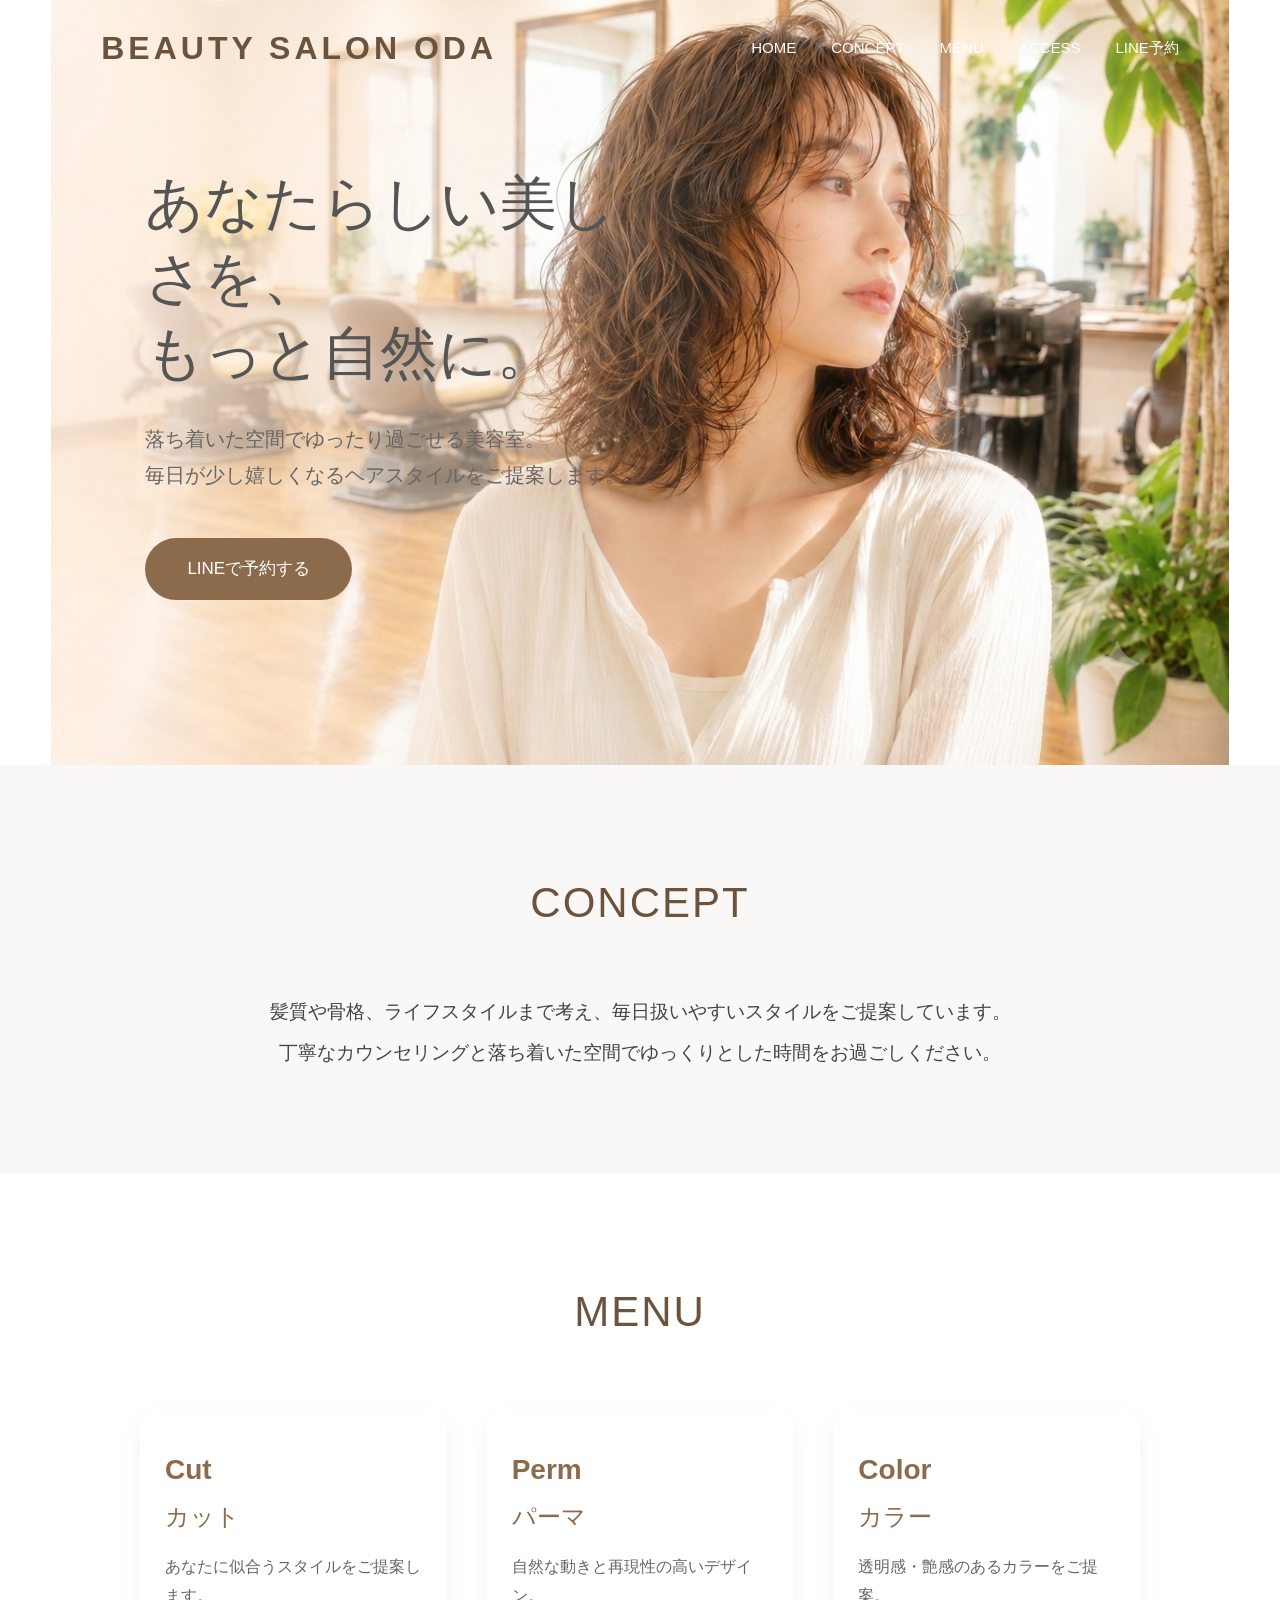
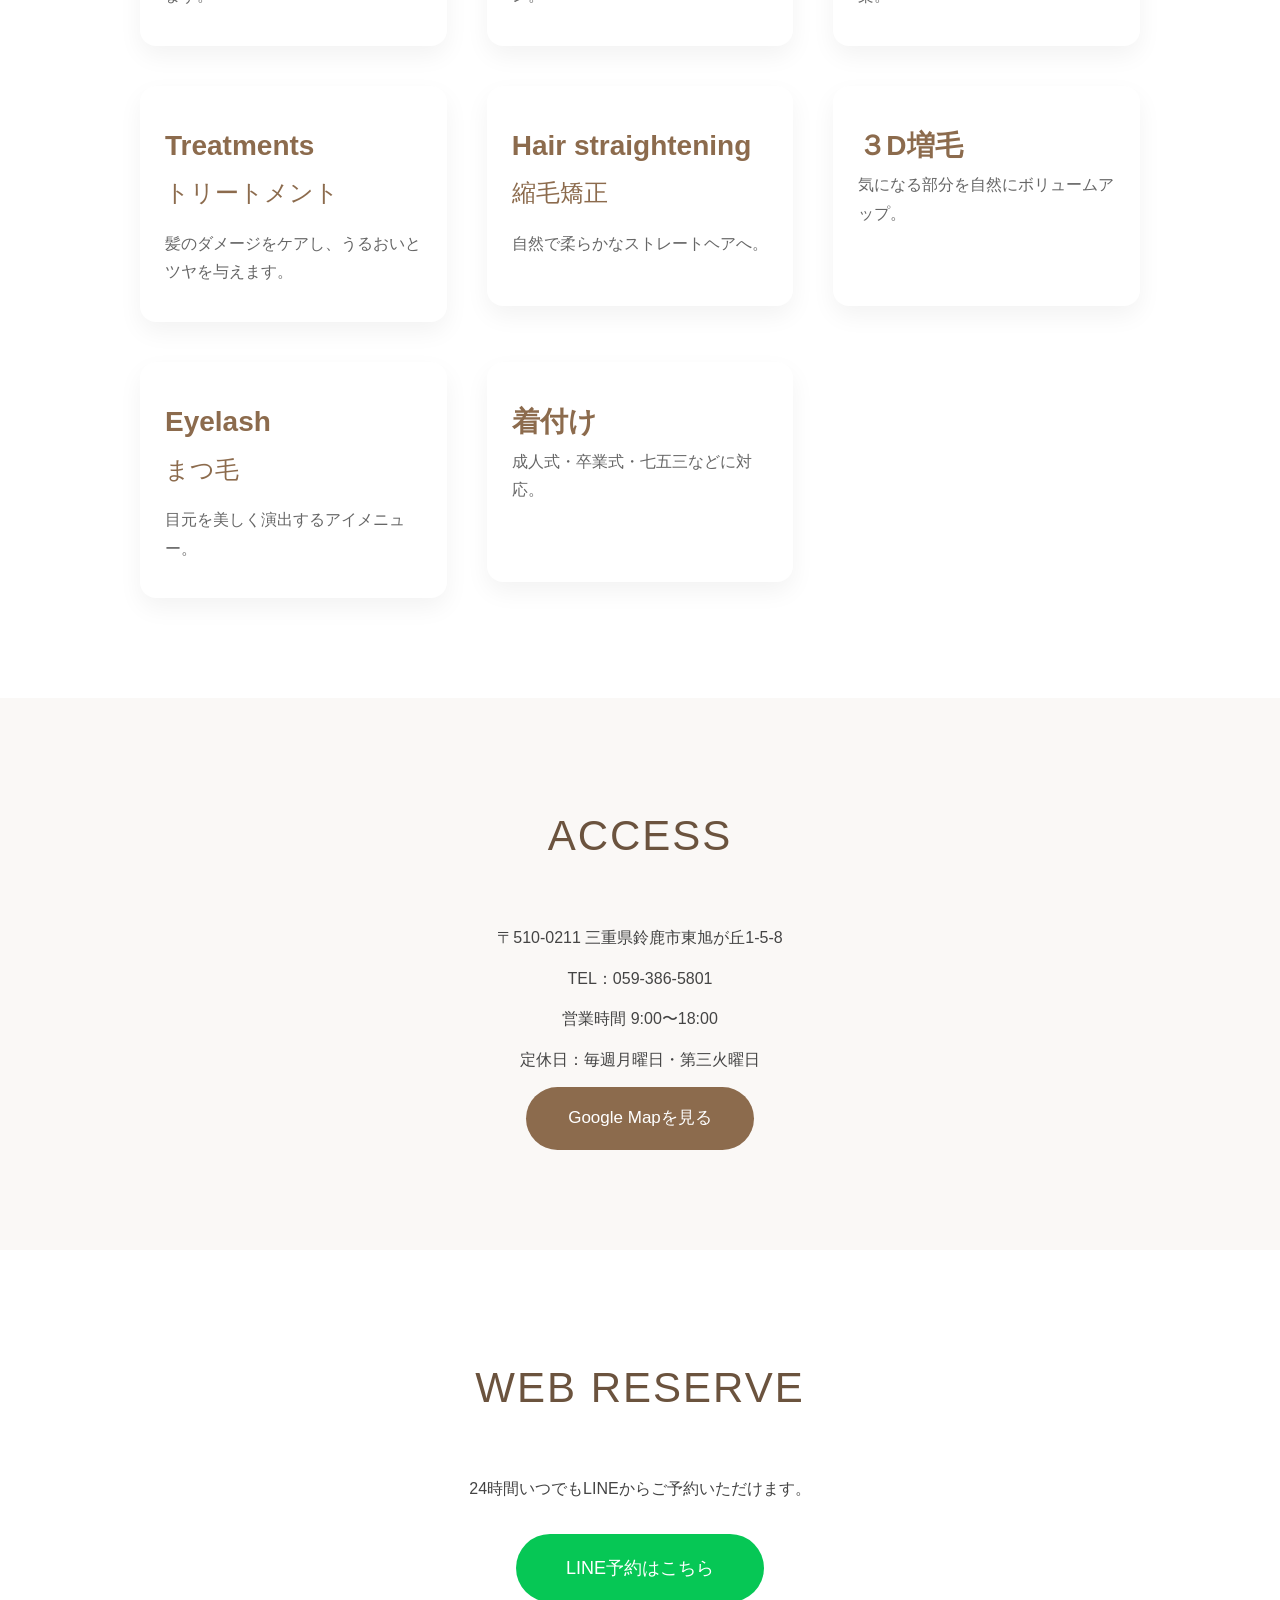
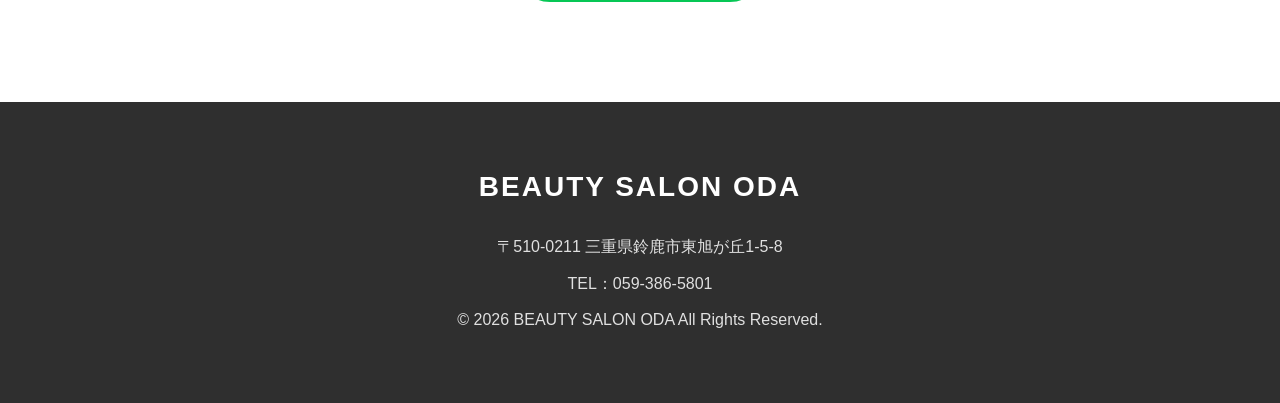
<file: index.html>
<!DOCTYPE html>
<html lang="ja">

<head>
    <meta charset="UTF-8">
    <meta name="viewport" content="width=device-width, initial-scale=1.0">

    <title>BEAUTY SALON ODA｜鈴鹿市の美容室・髪質改善・カラー・カット</title>
    <meta name="description"
        content="鈴鹿市の美容室BEAUTY SALON ODA。カット・カラー・パーマ・髪質改善まで、一人ひとりに合わせた丁寧な施術をご提供します。">
    <meta name="keywords"
        content="鈴鹿市,美容室,髪質改善,カラー,カット,パーマ,BEAUTY SALON ODA">
    <meta name="robots" content="index,follow">

    <meta property="og:title" content="BEAUTY SALON ODA">
    <meta property="og:description"
        content="鈴鹿市の美容室BEAUTY SALON ODA。落ち着いた空間で理想のヘアスタイルをご提案します。">
    <meta property="og:type" content="website">

    <link rel="icon" href="favicon.png" type="image/png">
    <link rel="preconnect" href="https://fonts.googleapis.com">
    <link rel="preconnect" href="https://fonts.gstatic.com" crossorigin>
    <link href="https://fonts.googleapis.com/css2?family=Cormorant+Garamond:wght@300;400;500&display=swap" rel="stylesheet">
    <link rel="stylesheet" href="style.css">
</head>

<body>

<header>
    <div class="logo">
        BEAUTY SALON ODA
    </div>
    <nav>
        <ul>
            <li>
                <a href="./index.html">HOME</a>
            </li>
            <li>
                <a href="./index.html#concept">CONCEPT</a>
            </li>
            <li>
                <a href="./index.html#menu">MENU</a>
            </li>
            <li>
                <a href="https://maps.app.goo.gl/itdPUgMnaGrqR2Z59" target="_blank" rel="noopener noreferrer">ACCESS</a>
            </li>
            <li>
                <a href="https://lin.ee/UoAYWeLb">LINE予約</a>
            </li>
        </ul>
    </nav>
</header>

<main>

    
<section class="hero">
    <!-- ▼ 複数の画像をスライドさせる要素に変更 -->
    <div class="hero-slider">
        <div class="slide active" style="background-image: url('top2.png');"></div>
        <div class="slide" style="background-image: url('top3.png');"></div>
        <div class="slide" style="background-image: url('color-concept.png');"></div>
        <div class="slide" style="background-image: url('cut-banner.png');"></div>
        <div class="slide" style="background-image: url('treatment-concept.png');"></div>
    </div>

    <!-- キャッチコピーなどのテキスト -->
    <div class="hero-text">
        <h1>
            あなたらしい美しさを、<br>
            もっと自然に。
        </h1>
        <p>
            落ち着いた空間でゆったり過ごせる美容室。<br>
            毎日が少し嬉しくなるヘアスタイルをご提案します。
        </p>
        <a href="https://lin.ee/UoAYWeLb" class="btn">LINEで予約する</a>
    </div>
</section>

<section id="concept" class="concept">
    <div class="container">
        <h2>CONCEPT</h2>
        <p>
            髪質や骨格、ライフスタイルまで考え、毎日扱いやすいスタイルをご提案しています。<br>
            丁寧なカウンセリングと落ち着いた空間でゆっくりとした時間をお過ごしください。
        </p>
    </div>
</section>

<section id="menu" class="menu">
    <div class="container">
        <h2>MENU</h2>
        <div class="menu-grid">
            <a href="menu/cut.html" class="menu-box-link">
                <div class="menu-box">
                    <h3>Cut</h3><span class="sub-title">カット</span>
                    <p>あなたに似合うスタイルをご提案します。</p>
                </div>
            </a>
            <a href="menu/perm.html" class="menu-box-link">
                <div class="menu-box">
                    <h3>Perm</h3><span class="sub-title">パーマ</span>
                    <p>自然な動きと再現性の高いデザイン。</p>
                </div>
            </a>
            <a href="menu/color.html" class="menu-box-link">
                <div class="menu-box">
                    <h3>Color</h3><span class="sub-title">カラー</span>
                    <p>透明感・艶感のあるカラーをご提案。</p>
                </div>
            </a>
            <a href="menu/treatments.html" class="menu-box-link">
                <div class="menu-box">
                    <h3>Treatments</h3><span class="sub-title">トリートメント</span>
                    <p>髪のダメージをケアし、うるおいとツヤを与えます。</p>
                </div>
            </a>
            <a href="menu/hair-straightening.html" class="menu-box-link">
                <div class="menu-box">
                    <h3>Hair straightening</h3><span class="sub-title">縮毛矯正</span>
                    <p>自然で柔らかなストレートヘアへ。</p>
                </div>
            </a>
            <a href="menu/3d-zoumou.html" class="menu-box-link">
                <div class="menu-box">
                    <h3>３D増毛</h3>
                    <p>気になる部分を自然にボリュームアップ。</p>
                </div>
            </a>
            <a href="menu/lashes.html" class="menu-box-link">
                <div class="menu-box">
                    <h3>Eyelash</h3><span class="sub-title">まつ毛</span>
                    <p>目元を美しく演出するアイメニュー。</p>
                </div>
            </a>
            <a href="menu/dressing.html" class="menu-box-link">
                <div class="menu-box">
                    <h3>着付け</h3>
                    <p>成人式・卒業式・七五三などに対応。</p>
                </div>
            </a>
        </div>
    </div>
</section>

<section id="access" class="access">
    <div class="container">
        <h2>ACCESS</h2>
        <p>〒510-0211 三重県鈴鹿市東旭が丘1-5-8</p>
        <p>TEL：059-386-5801</p>
        <p>営業時間 9:00〜18:00</p>
        <p>定休日：毎週月曜日・第三火曜日</p>
        <a href="https://maps.app.goo.gl/itdPUgMnaGrqR2Z59" class="btn" target="_blank" rel="noopener noreferrer">Google Mapを見る</a>
    </div>
</section>

<section class="reserve">
    <div class="container">
        <h2>WEB RESERVE</h2>
        <p>24時間いつでもLINEからご予約いただけます。</p>
        <a href="https://lin.ee/UoAYWeLb" class="reserve-btn">LINE予約はこちら</a>
    </div>
</section>
</main>

<footer>
    <div class="footer-inner">
        <h3>BEAUTY SALON ODA</h3>
        <p>〒510-0211 三重県鈴鹿市東旭が丘1-5-8</p>
        <p>TEL：059-386-5801</p>
        <p>&copy; 2026 BEAUTY SALON ODA All Rights Reserved.</p>
    </div>
</footer>

<script>
window.addEventListener("scroll", function(){
    const header = document.querySelector("header");
    if(window.scrollY > 80){
        header.classList.add("scrolled");
    }else{
        header.classList.remove("scrolled");
    }
});

// メインビジュアルの画像切り替え処理
const slides = document.querySelectorAll('.hero-slider .slide');
let currentIndex = 0;

function showNextSlide() {
    slides[currentIndex].classList.remove('active');
    currentIndex = (currentIndex + 1) % slides.length;
    slides[currentIndex].classList.add('active');
}

// 4秒ごとに画像を切り替え（お好みで秒数を変更できます：4000 = 4秒）
setInterval(showNextSlide, 4000);
</script>

</body>
</html>
</file>
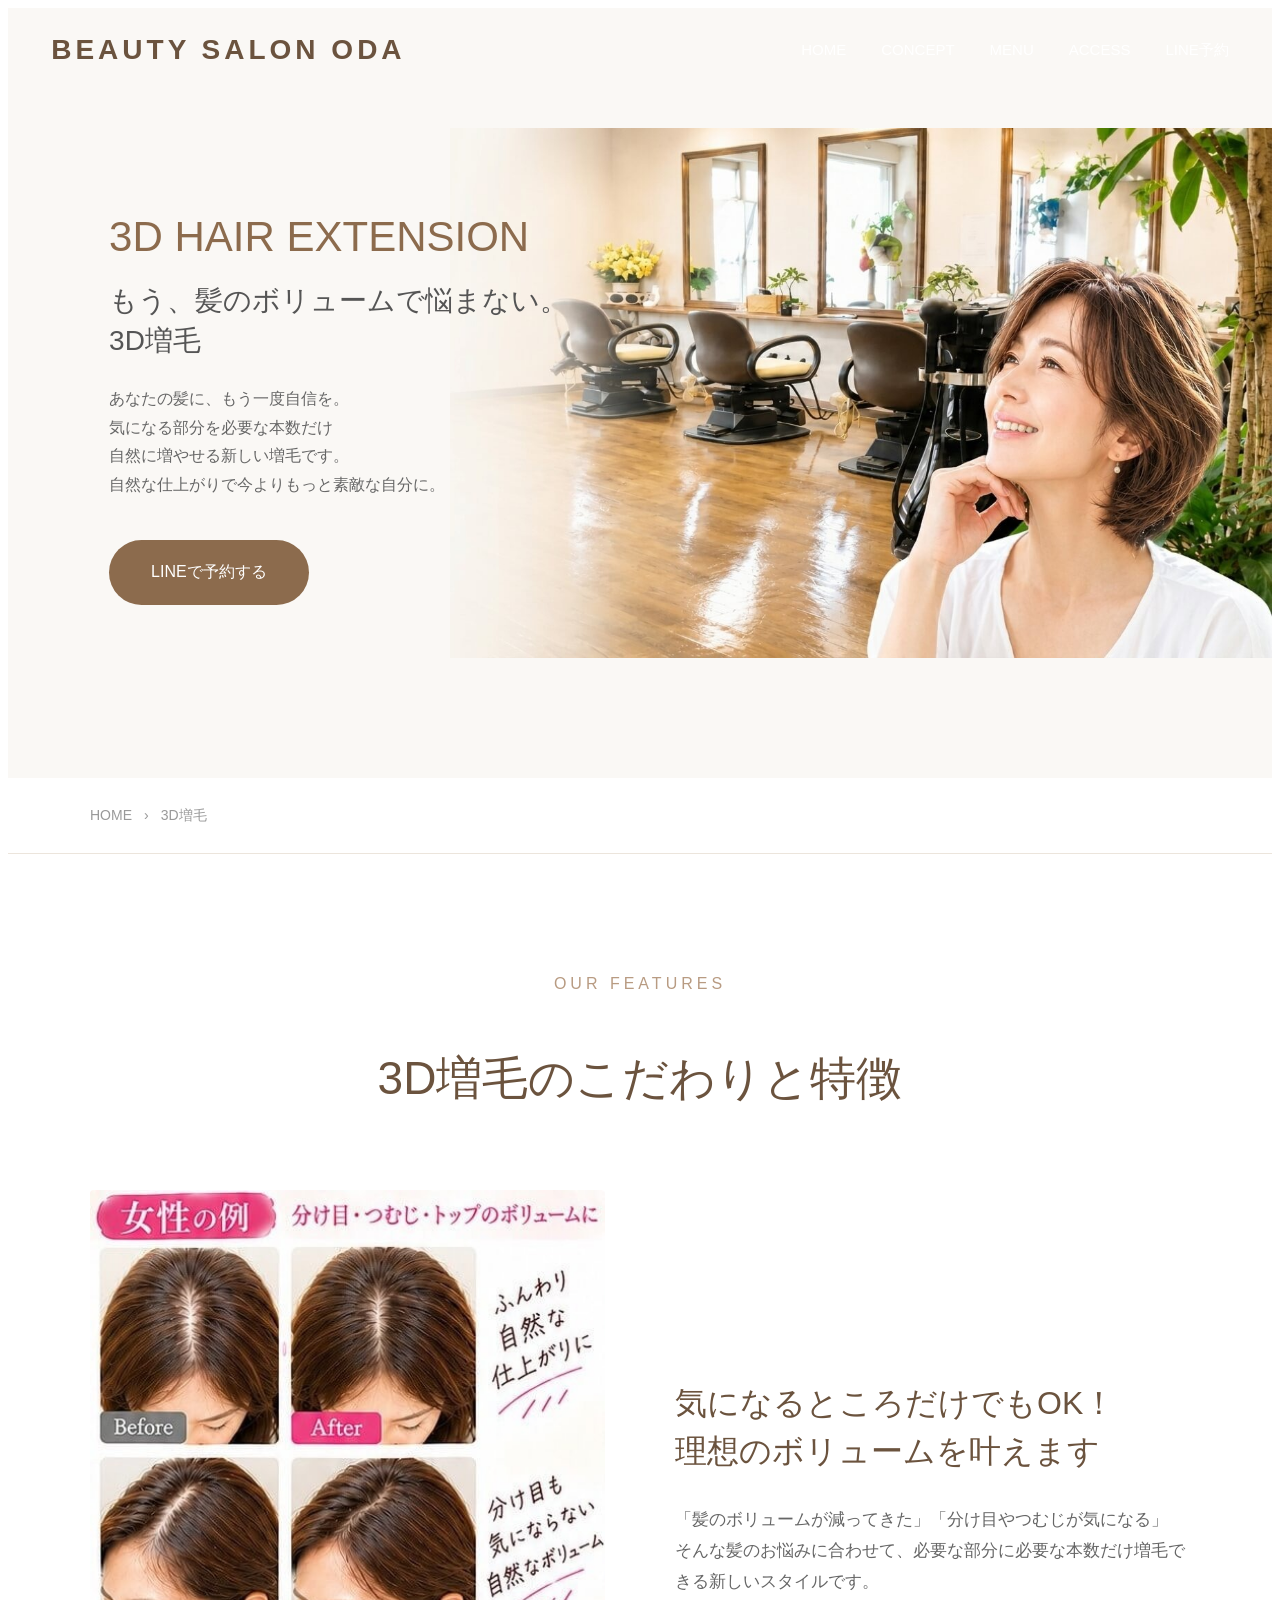
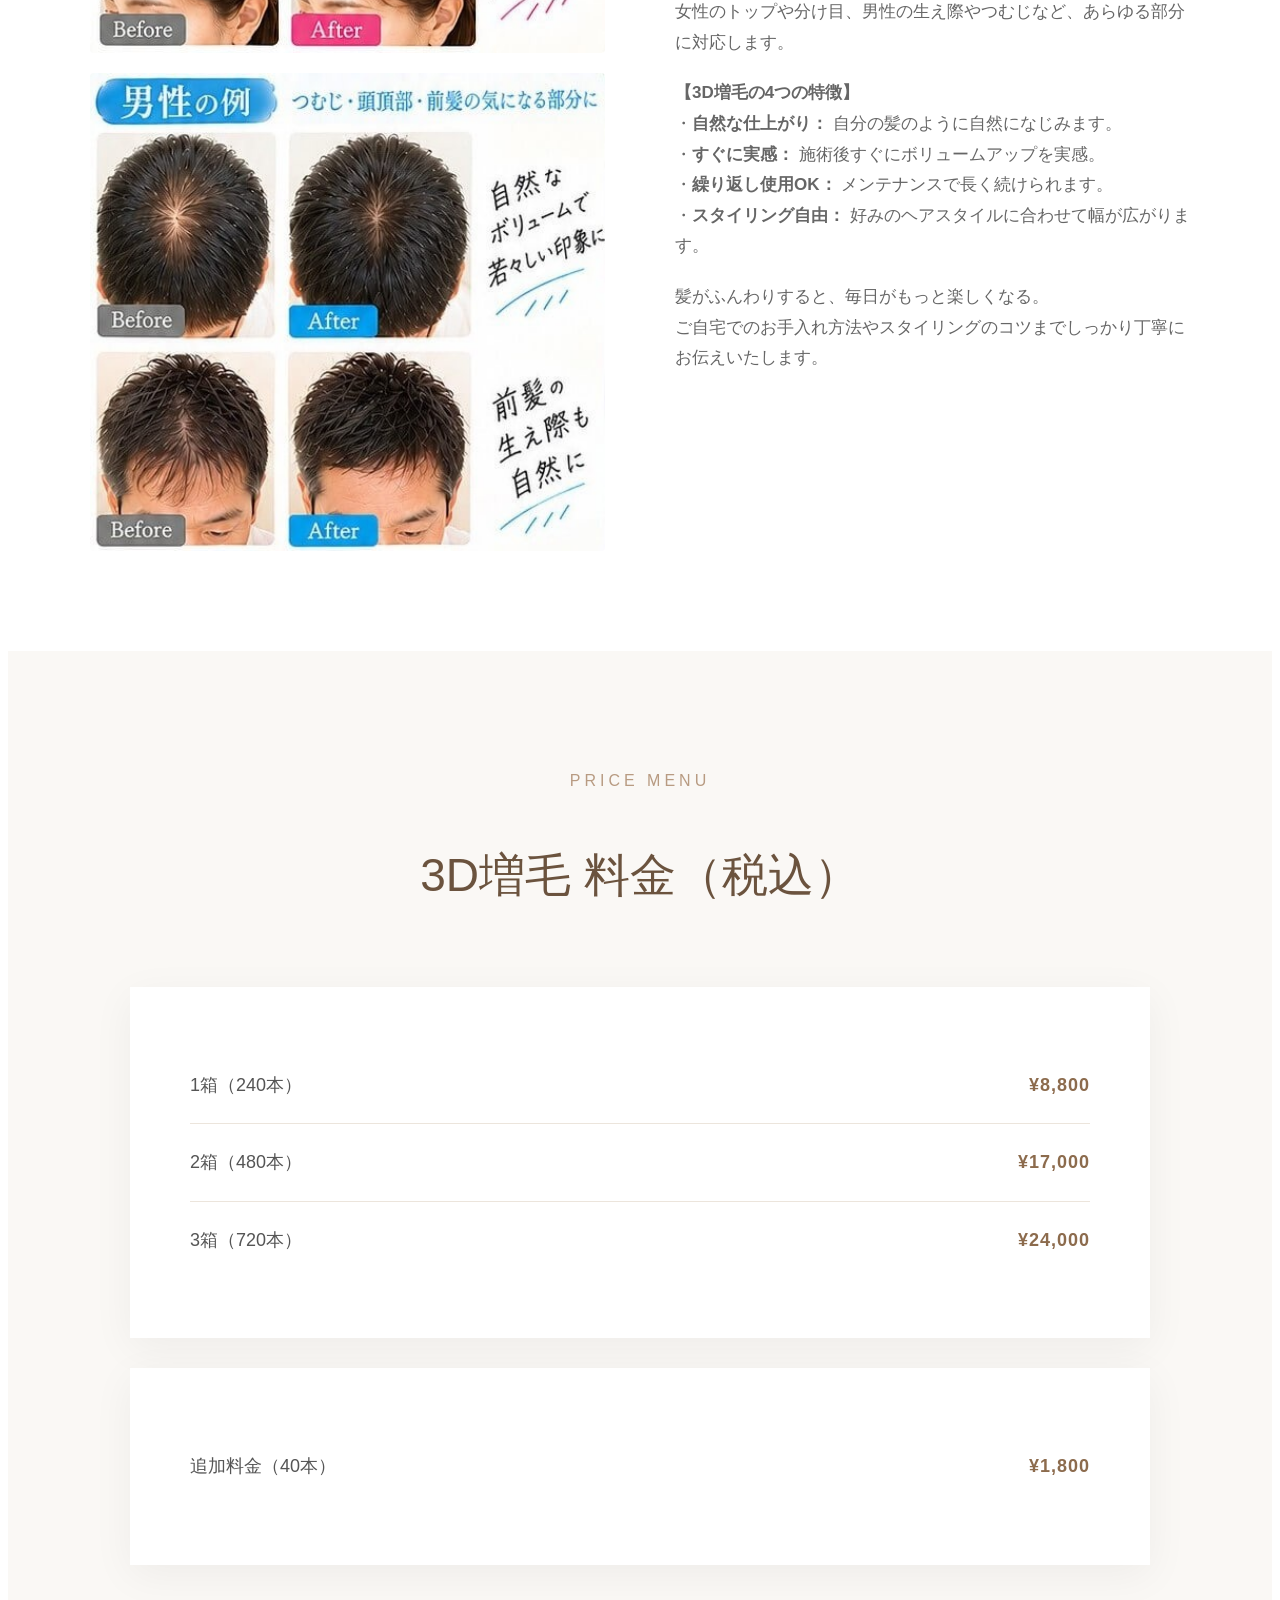
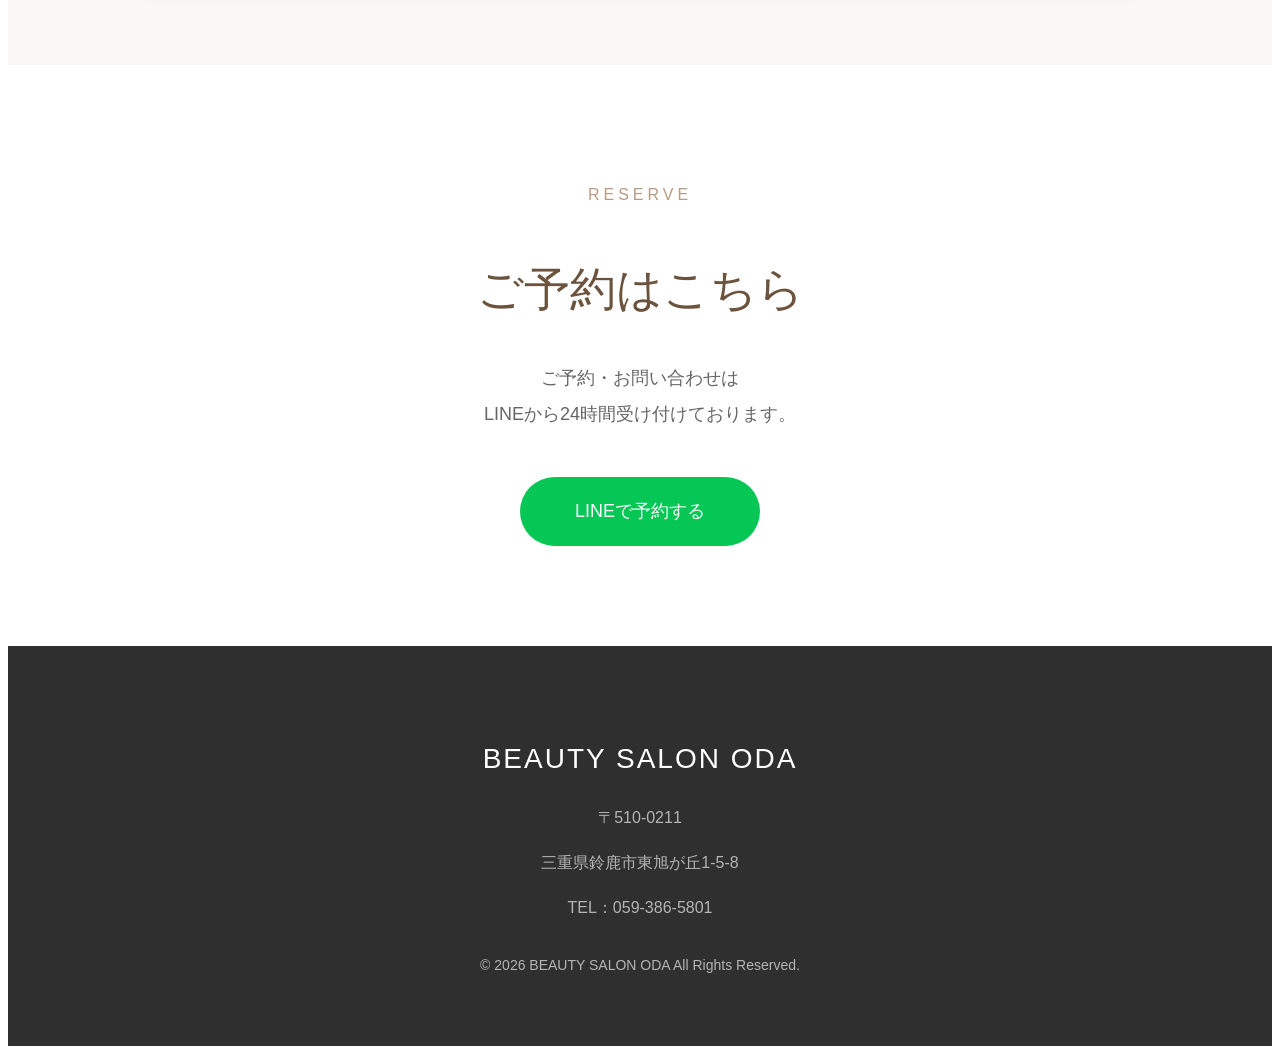
<file: menu/3d-zoumou.html>
<!DOCTYPE html>
<html lang="ja">

<head>

    <meta charset="UTF-8">

    <meta name="viewport" content="width=device-width, initial-scale=1.0">

    <meta name="description"
        content="鈴鹿市の美容室BEAUTY SALON ODAの3D増毛メニュー。分け目やつむじ、トップのボリュームのお悩みに。必要な本数だけ自然に増やせる新しい増毛技術です。">

    <title>3D増毛 | BEAUTY SALON ODA</title>

    <link rel="stylesheet" href="menu.css">
    <link rel="icon" href="images/favicon.png" type="image/png">

</head>


<body>


<!-- ===================================
Header
=================================== -->

<header>

    <div class="logo">

        BEAUTY SALON ODA

    </div>


    <nav>

        <ul>

            <li>
                <a href="../index.html">HOME</a>
            </li>

            <li>
                <a href="../index.html#concept">CONCEPT</a>
            </li>

            <li>
                <a href="../index.html#menu">MENU</a>
            </li>

            <li>
                <a href="https://maps.app.goo.gl/itdPUgMnaGrqR2Z59" target="_blank" rel="noopener noreferrer">ACCESS</a>
            </li>

            <li>
                <a href="https://lin.ee/UoAYWeLb">LINE予約</a>
            </li>

        </ul>

    </nav>

</header>



<!-- ===================================
Hero
=================================== -->

<section class="page-hero">

    <div class="hero-inner">


        <!-- 画像（インラインスタイルで女性の位置を右寄りに調整） -->

        <div class="hero-image">

            <img
                src="images/3d-zoumou.png"
                alt="3D増毛のイメージ"
                style="width: 100%; height: 100%; object-fit: cover; object-position: right center;">

        </div>


        <!-- テキスト -->

        <div class="hero-text">

            <h1>
                3D HAIR EXTENSION
            </h1>

            <h2>
                もう、髪のボリュームで悩まない。<br>
                3D増毛
            </h2>

            <p class="hero-description">

                あなたの髪に、もう一度自信を。<br>
                気になる部分を必要な本数だけ<br>
                自然に増やせる新しい増毛です。<br>
                自然な仕上がりで今よりもっと素敵な自分に。

            </p>


            <a href="https://lin.ee/UoAYWeLb" class="hero-btn">

                LINEで予約する

            </a>

        </div>


    </div>

</section>



<!-- ===================================
Breadcrumb
=================================== -->

<section class="breadcrumb">

    <div class="container">

        <a href="../index.html">
            HOME
        </a>

        <span>
            ›
        </span>

        <span>
            3D増毛
        </span>

    </div>

</section>



<!-- ===================================
Concept / Feature
=================================== -->

<section class="concept">

    <div class="container">


        <p class="section-en">
            Our Features
        </p>


        <h2>
            3D増毛のこだわりと特徴
        </h2>


        <div class="concept-grid">


            <!-- 左：上下の画像（インラインスタイルで上下に配置・余白調整） -->
            <div>

                <img
                    src="images/3d-zoumou-concept1.png"
                    alt="3D増毛施術のイメージ（上）"
                    style="width: 100%; height: auto; margin-bottom: 20px; border-radius: 4px;">

                <img
                    src="images/3d-zoumou-concept2.png"
                    alt="3D増毛施術のイメージ（下）"
                    style="width: 100%; height: auto; border-radius: 4px;">

            </div>


            <!-- 右：文章 -->

            <div class="concept-text">

                <h3>

                    気になるところだけでもOK！<br>
                    理想のボリュームを叶えます

                </h3>


                <p>

                    「髪のボリュームが減ってきた」「分け目やつむじが気になる」<br>
                    そんな髪のお悩みに合わせて、必要な部分に必要な本数だけ増毛できる新しいスタイルです。<br>
                    女性のトップや分け目、男性の生え際やつむじなど、あらゆる部分に対応します。

                </p>


                <p>

                    <strong>【3D増毛の4つの特徴】</strong><br>
                    ・<strong>自然な仕上がり：</strong> 自分の髪のように自然になじみます。<br>
                    ・<strong>すぐに実感：</strong> 施術後すぐにボリュームアップを実感。<br>
                    ・<strong>繰り返し使用OK：</strong> メンテナンスで長く続けられます。<br>
                    ・<strong>スタイリング自由：</strong> 好みのヘアスタイルに合わせて幅が広がります。

                </p>


                <p>

                    髪がふんわりすると、毎日がもっと楽しくなる。<br>
                    ご自宅でのお手入れ方法やスタイリングのコツまでしっかり丁寧にお伝えいたします。

                </p>

            </div>


        </div>

    </div>

</section>



<!-- ===================================
Price Menu
=================================== -->

<section class="price">

    <div class="container">


        <p class="section-en">
            Price Menu
        </p>


        <h2>
            3D増毛 料金（税込）
        </h2>



        <!-- 基本料金 -->

        <div class="price-list">


            <div class="price-item">

                <span>
                    1箱（240本）
                </span>

                <span>
                    ¥8,800
                </span>

            </div>


            <div class="price-item">

                <span>
                    2箱（480本）
                </span>

                <span>
                    ¥17,000
                </span>

            </div>


            <div class="price-item">

                <span>
                    3箱（720本）
                </span>

                <span>
                    ¥24,000
                </span>

            </div>


        </div>



        <!-- 追加料金 -->

        <div class="price-list">


            <div class="price-item">

                <span>
                    追加料金（40本）
                </span>

                <span>
                    ¥1,800
                </span>

            </div>


        </div>


    </div>

</section>



<!-- ===================================
Reserve
=================================== -->

<section class="reserve">

    <div class="container">


        <p class="section-en">
            Reserve
        </p>


        <h2>
            ご予約はこちら
        </h2>


        <p class="reserve-text">

            ご予約・お問い合わせは<br>
            LINEから24時間受け付けております。

        </p>


        <a href="https://lin.ee/UoAYWeLb" class="reserve-btn">

            LINEで予約する

        </a>


    </div>

</section>



<!-- ===================================
Footer
=================================== -->

<footer>

    <div class="footer-inner">


        <h3>
            BEAUTY SALON ODA
        </h3>


        <p>
            〒510-0211
        </p>


        <p>
            三重県鈴鹿市東旭が丘1-5-8
        </p>


        <p>
            TEL：059-386-5801
        </p>


        <p class="copyright">

            © 2026 BEAUTY SALON ODA All Rights Reserved.

        </p>


    </div>

</footer>



<!-- ===================================
Header Scroll
=================================== -->

<script>

window.addEventListener("scroll", function(){

    const header = document.querySelector("header");

    if(window.scrollY > 80){

        header.classList.add("scrolled");

    }else{

        header.classList.remove("scrolled");

    }

});

</script>


</body>

</html>
</file>
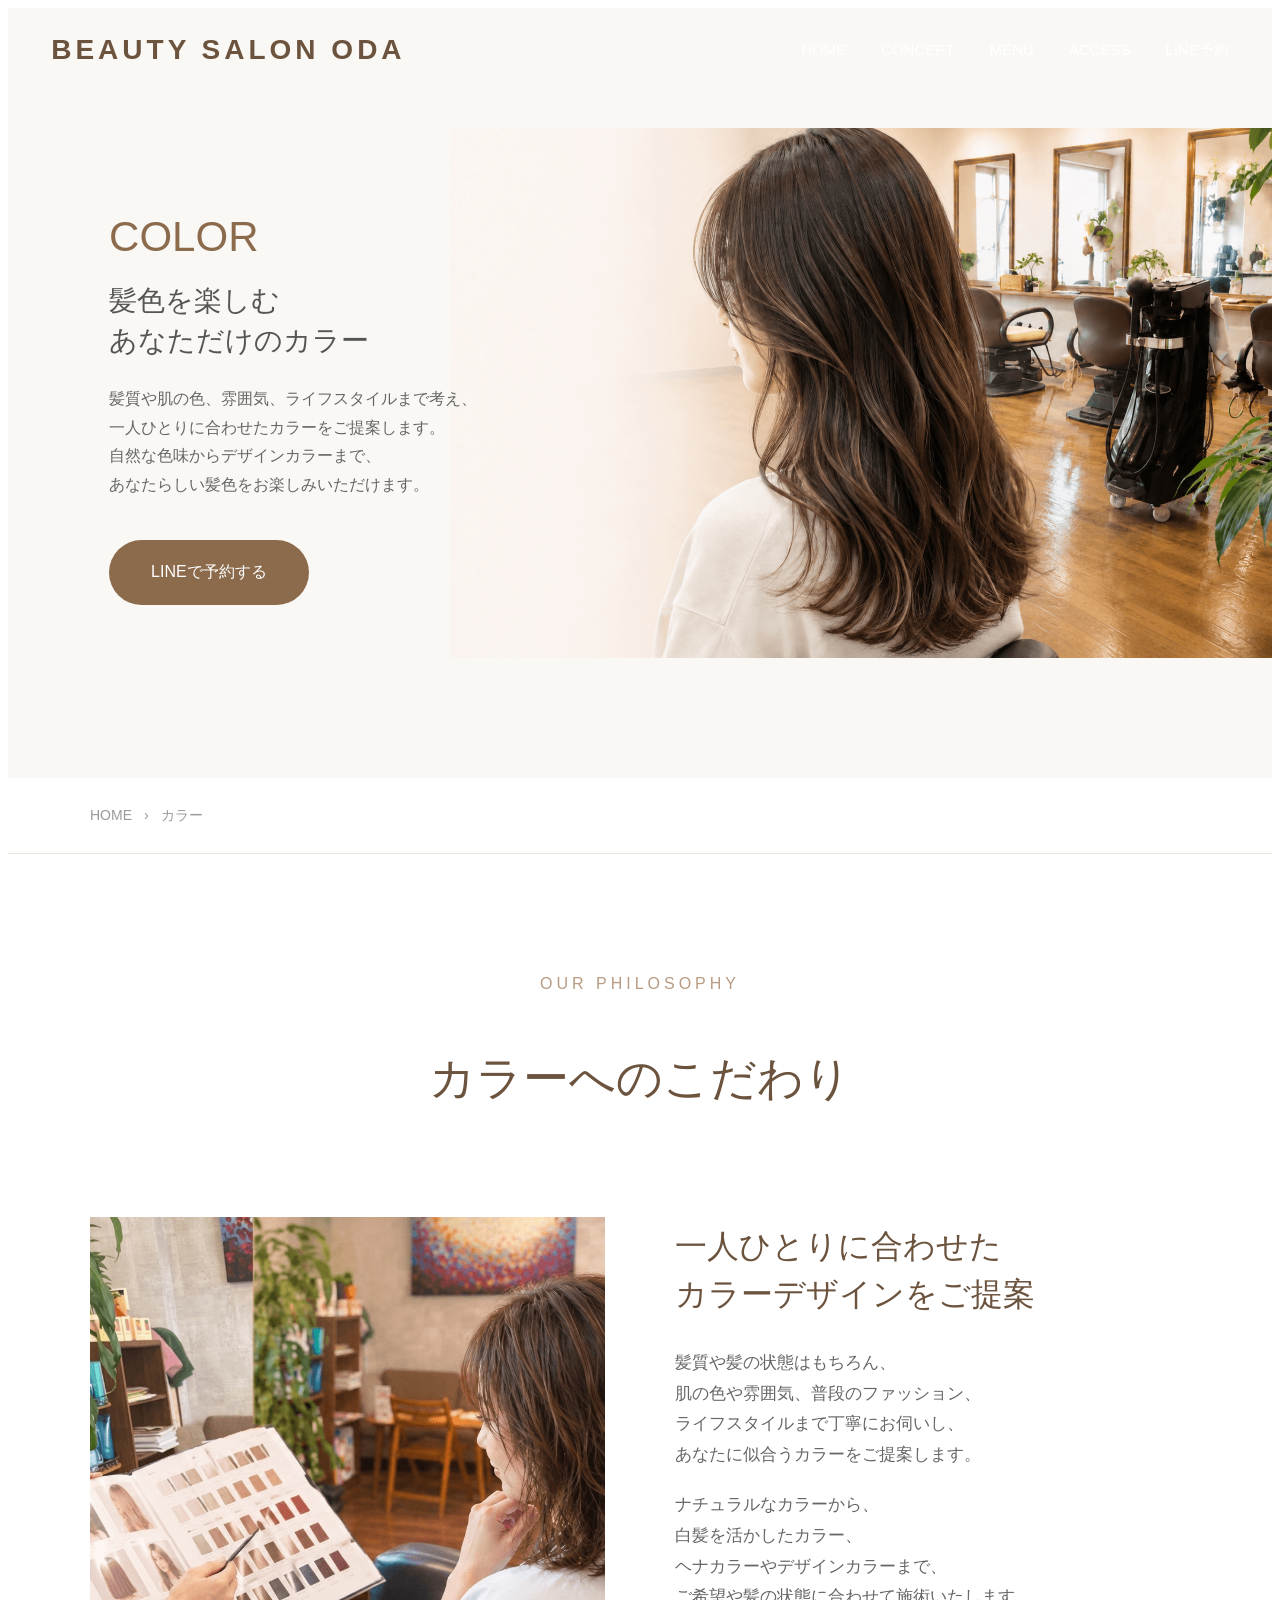
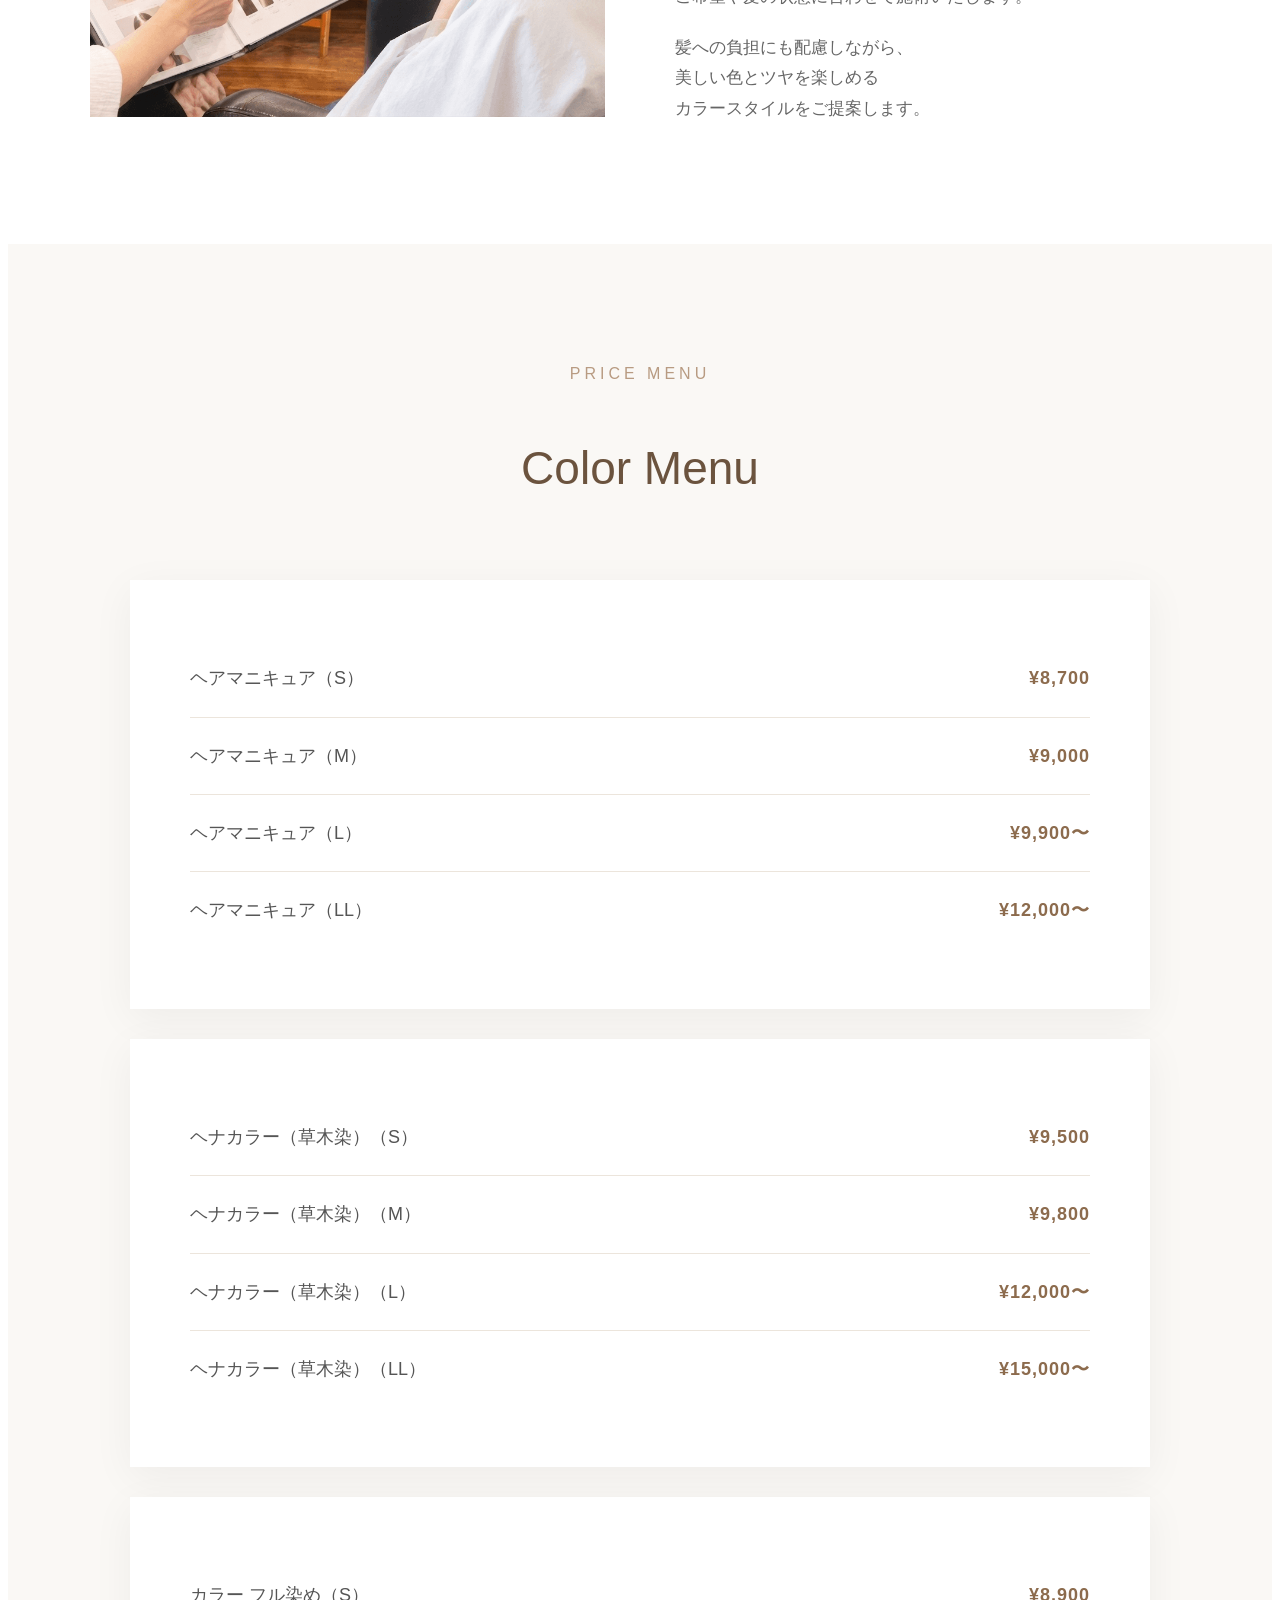
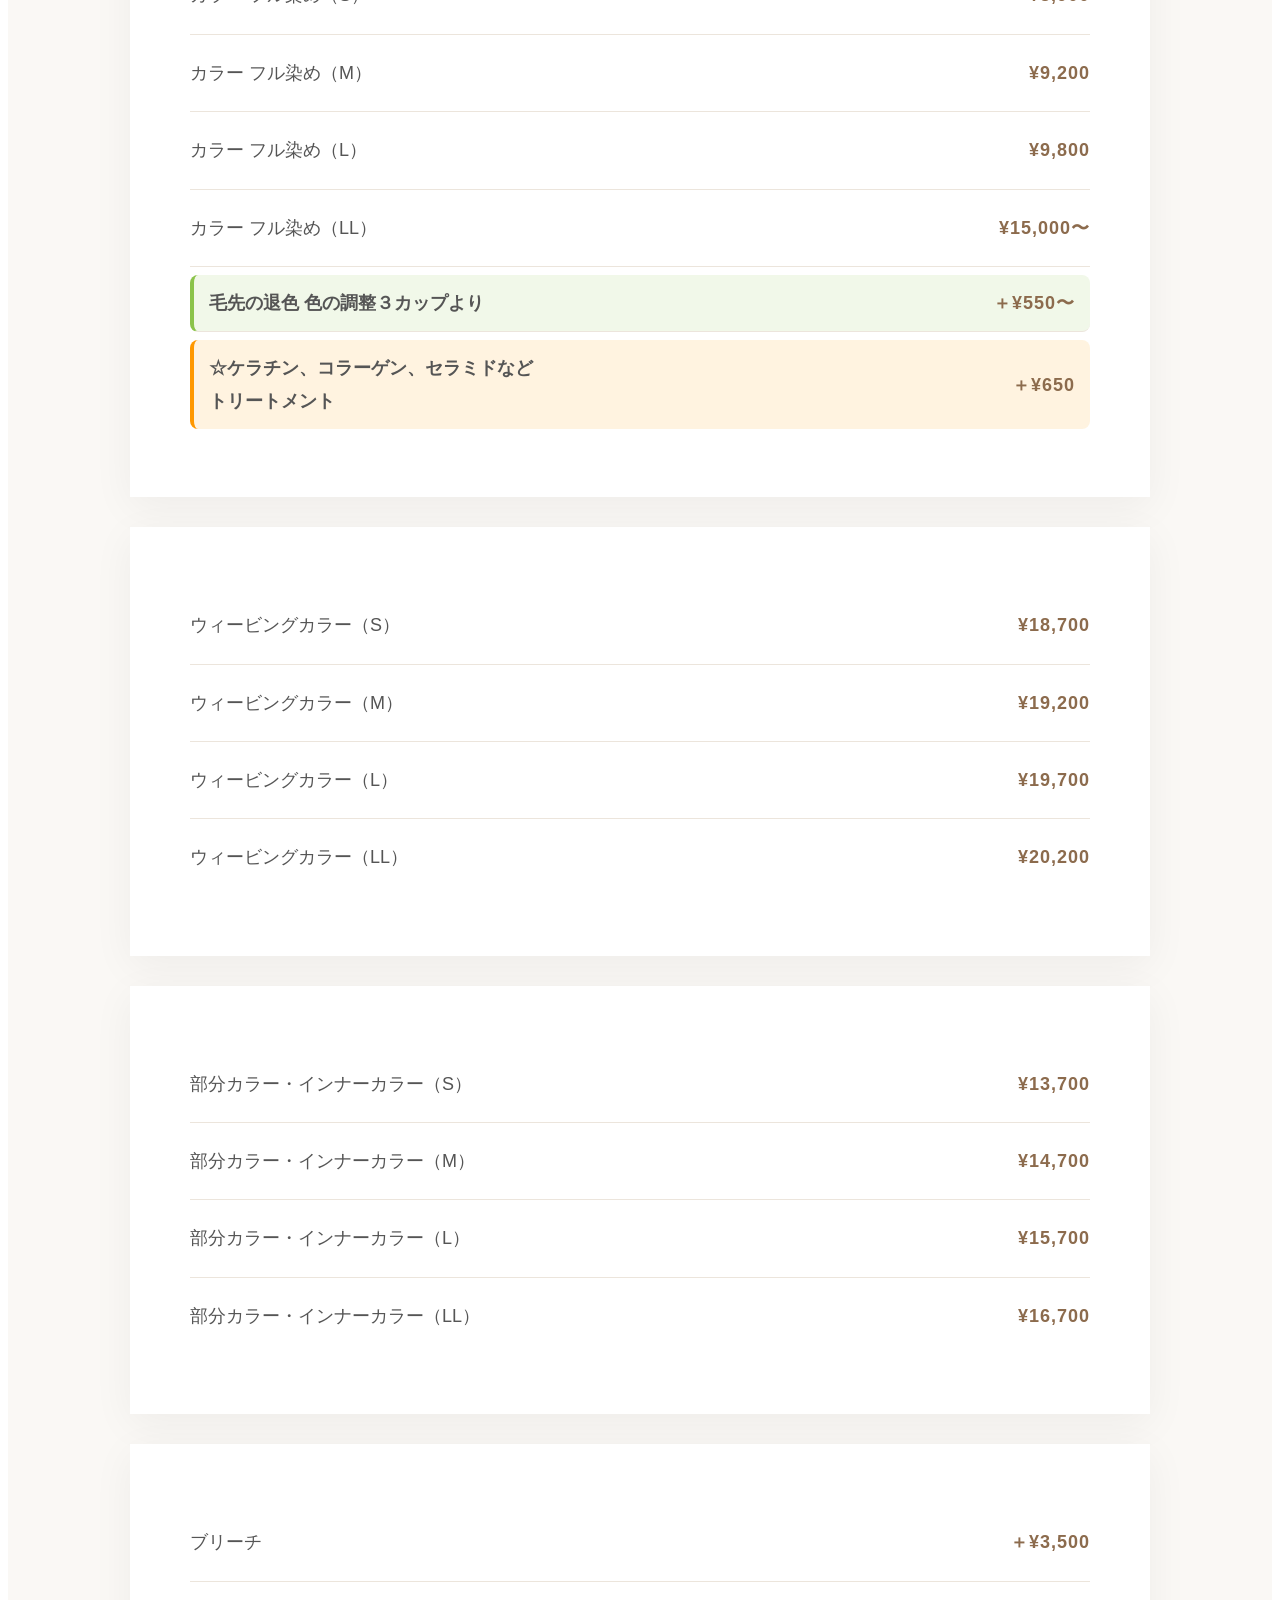
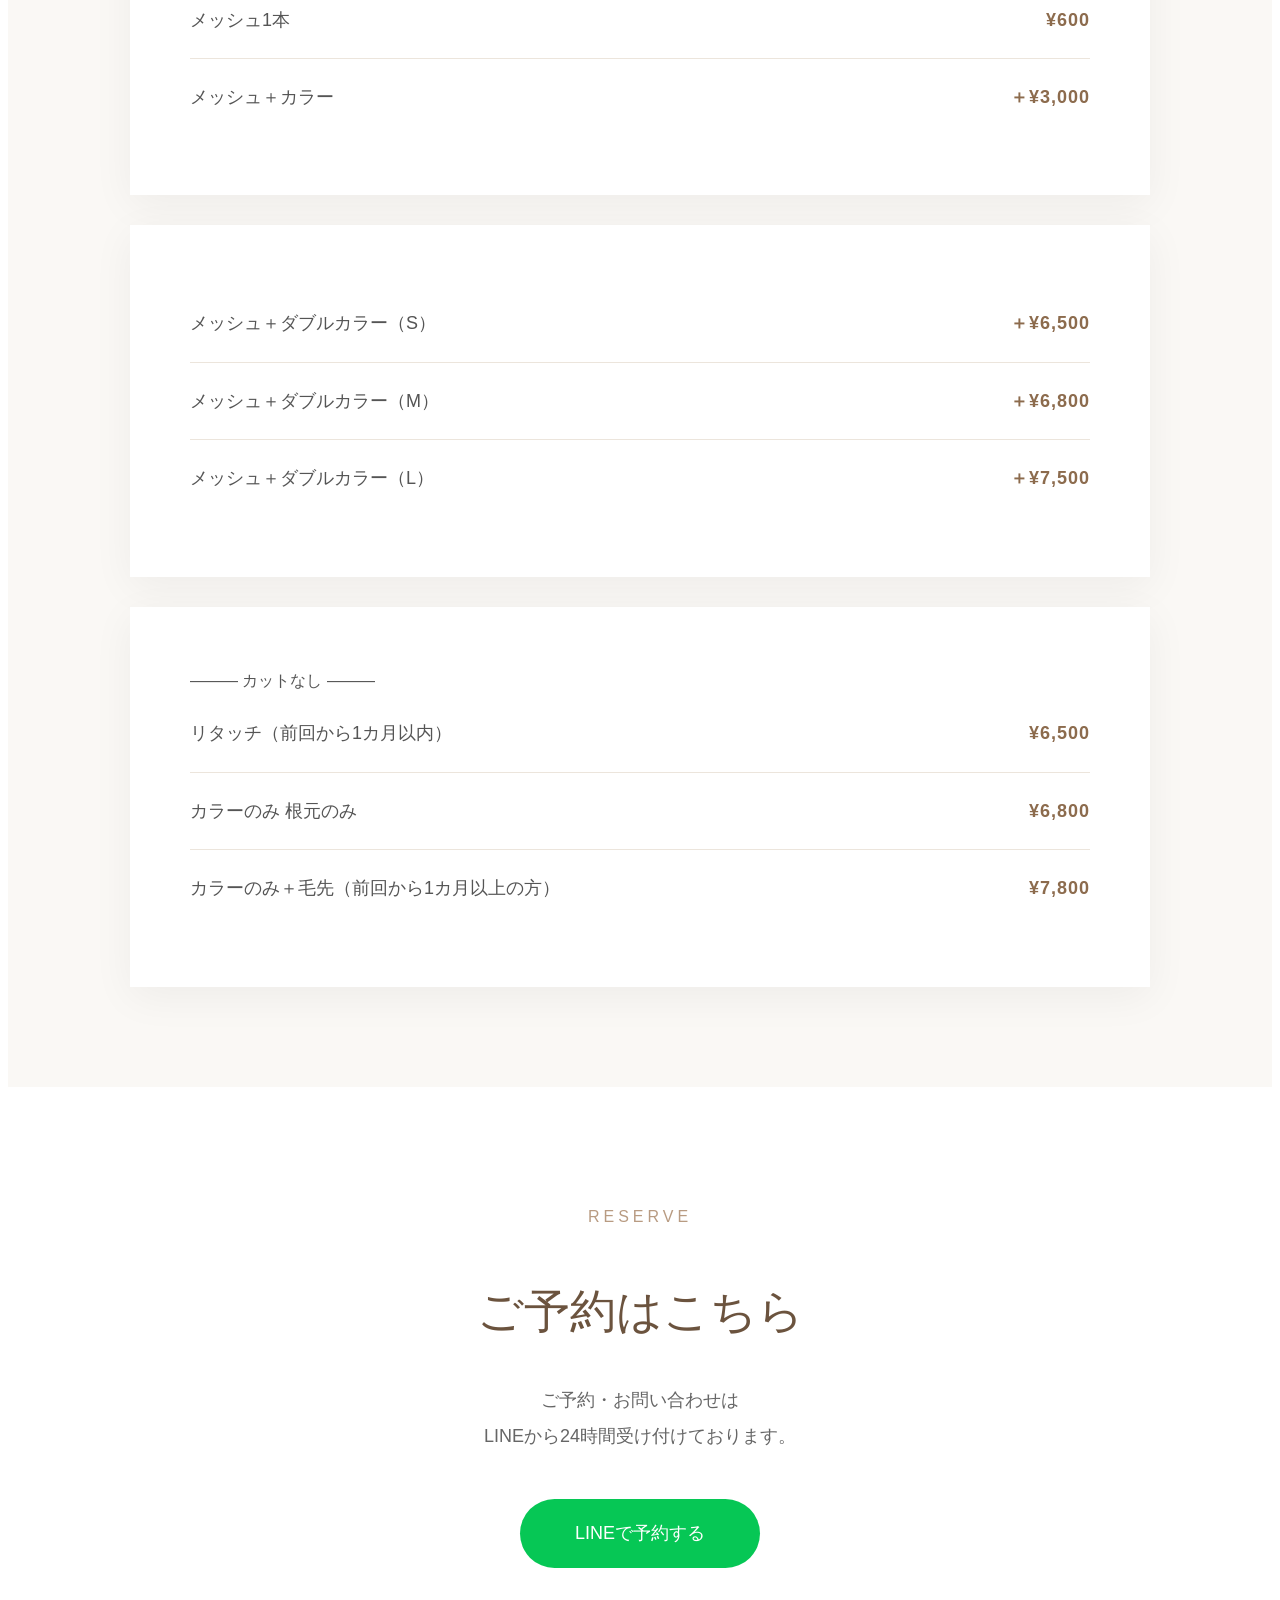
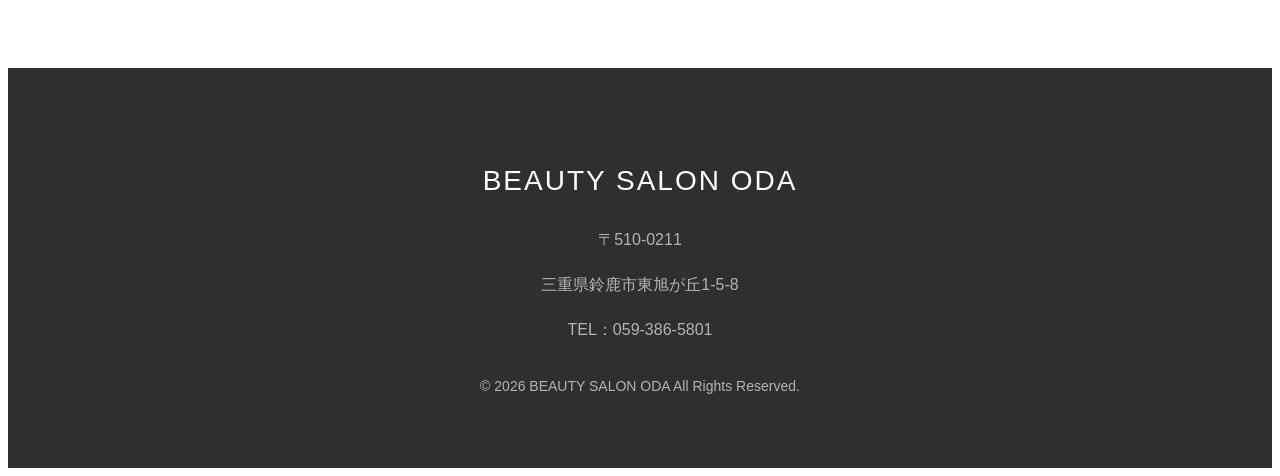
<file: menu/color.html>
<!DOCTYPE html>
<html lang="ja">

<head>

    <meta charset="UTF-8">

    <meta name="viewport" content="width=device-width, initial-scale=1.0">

    <meta name="description"
        content="鈴鹿市の美容室BEAUTY SALON ODAのカラーメニュー。ヘアマニキュア・ヘナカラー・フルカラー・ウィービングカラー・インナーカラーなど、一人ひとりに合わせた丁寧なカラーをご提供します。">

    <title>カラー | BEAUTY SALON ODA</title>

    <link rel="stylesheet" href="menu.css">
    <link rel="icon" href="images/favicon.png" type="image/png">

</head>


<body>


<!-- ===================================
Header
=================================== -->

<header>

    <div class="logo">

        BEAUTY SALON ODA

    </div>


    <nav>

        <ul>

            <li>
                <a href="../index.html">HOME</a>
            </li>

            <li>
                <a href="../index.html#concept">CONCEPT</a>
            </li>

            <li>
                <a href="../index.html#menu">MENU</a>
            </li>

            <li>
                <a href="https://maps.app.goo.gl/itdPUgMnaGrqR2Z59" target="_blank" rel="noopener noreferrer">ACCESS</a>
            </li>

            <li>
                <a href="https://lin.ee/UoAYWeLb">LINE予約</a>
            </li>

        </ul>

    </nav>

</header>



<!-- ===================================
Hero
=================================== -->

<section class="page-hero">

    <div class="hero-inner">


        <!-- 画像 -->

        <div class="hero-image">

            <img
                src="images/color-concept.png"
                alt="カラーのイメージ">

        </div>


        <!-- テキスト -->

        <div class="hero-text">

            <h1>
                COLOR
            </h1>

            <h2>
                髪色を楽しむ<br>
                あなただけのカラー
            </h2>

            <p class="hero-description">

                髪質や肌の色、雰囲気、ライフスタイルまで考え、<br>
                一人ひとりに合わせたカラーをご提案します。<br>
                自然な色味からデザインカラーまで、<br>
                あなたらしい髪色をお楽しみいただけます。

            </p>


            <a href="#" class="hero-btn">

                LINEで予約する

            </a>

        </div>


    </div>

</section>



<!-- ===================================
Breadcrumb
=================================== -->

<section class="breadcrumb">

    <div class="container">

        <a href="../index.html">
            HOME
        </a>

        <span>
            ›
        </span>

        <span>
            カラー
        </span>

    </div>

</section>



<!-- ===================================
Concept
=================================== -->

<section class="concept">

    <div class="container">


        <p class="section-en">
            Our Philosophy
        </p>


        <h2>
            カラーへのこだわり
        </h2>


        <div class="concept-grid">


            <!-- 左：画像 -->

            <div>

                <img
                    src="images/color.png"
                    alt="カラー施術のイメージ">

            </div>


            <!-- 右：文章 -->

            <div class="concept-text">

                <h3>

                    一人ひとりに合わせた<br>
                    カラーデザインをご提案

                </h3>


                <p>

                    髪質や髪の状態はもちろん、<br>
                    肌の色や雰囲気、普段のファッション、<br>
                    ライフスタイルまで丁寧にお伺いし、<br>
                    あなたに似合うカラーをご提案します。

                </p>


                <p>

                    ナチュラルなカラーから、<br>
                    白髪を活かしたカラー、<br>
                    ヘナカラーやデザインカラーまで、<br>
                    ご希望や髪の状態に合わせて施術いたします。

                </p>


                <p>

                    髪への負担にも配慮しながら、<br>
                    美しい色とツヤを楽しめる<br>
                    カラースタイルをご提案します。

                </p>

            </div>


        </div>

    </div>

</section>



<!-- ===================================
Price Menu
=================================== -->

<section class="price">

    <div class="container">


        <p class="section-en">
            Price Menu
        </p>


        <h2>
            Color Menu
        </h2>



        <!-- ヘアマニキュア -->

        <div class="price-list">


            <div class="price-item">

                <span>
                    ヘアマニキュア（S）
                </span>

                <span>
                    ¥8,700
                </span>

            </div>


            <div class="price-item">

                <span>
                    ヘアマニキュア（M）
                </span>

                <span>
                    ¥9,000
                </span>

            </div>


            <div class="price-item">

                <span>
                    ヘアマニキュア（L）
                </span>

                <span>
                    ¥9,900〜
                </span>

            </div>


            <div class="price-item">

                <span>
                    ヘアマニキュア（LL）
                </span>

                <span>
                    ¥12,000〜
                </span>

            </div>


        </div>



        <!-- ヘナカラー -->

        <div class="price-list">


            <div class="price-item">

                <span>
                    ヘナカラー（草木染）（S）
                </span>

                <span>
                    ¥9,500
                </span>

            </div>


            <div class="price-item">

                <span>
                    ヘナカラー（草木染）（M）
                </span>

                <span>
                    ¥9,800
                </span>

            </div>


            <div class="price-item">

                <span>
                    ヘナカラー（草木染）（L）
                </span>

                <span>
                    ¥12,000〜
                </span>

            </div>


            <div class="price-item">

                <span>
                    ヘナカラー（草木染）（LL）
                </span>

                <span>
                    ¥15,000〜
                </span>

            </div>


        </div>



        <!-- カラー フル染め -->

        <div class="price-list">


            <div class="price-item">

                <span>
                    カラー フル染め（S）
                </span>

                <span>
                    ¥8,900
                </span>

            </div>


            <div class="price-item">

                <span>
                    カラー フル染め（M）
                </span>

                <span>
                    ¥9,200
                </span>

            </div>


            <div class="price-item">

                <span>
                    カラー フル染め（L）
                </span>

                <span>
                    ¥9,800
                </span>

            </div>


            <div class="price-item">

                <span>
                    カラー フル染め（LL）
                </span>

                <span>
                    ¥15,000〜
                </span>

            </div>


<!-- 強調表示：毛先の退色 -->
            <div class="price-item" style="background-color: #f1f8e9; border-left: 4px solid #8bc34a; margin: 8px 0; padding: 12px 15px; border-radius: 8px; font-weight: bold;">

                <span>
                    毛先の退色 色の調整３カップより
                </span>

                <span>
                    ＋¥550〜
                </span>

            </div>


            <!-- 強調表示：トリートメント -->
            <div class="price-item" style="background-color: #fff3e0; border-left: 4px solid #ff9800; margin: 8px 0; padding: 12px 15px; border-radius: 8px; font-weight: bold;">

                <span>
                    ☆ケラチン、コラーゲン、セラミドなど<br>トリートメント
                </span>

                <span>
                    ＋¥650
                </span>

            </div>


        </div>



        <!-- ウィービングカラー -->

        <div class="price-list">


            <div class="price-item">

                <span>
                    ウィービングカラー（S）
                </span>

                <span>
                    ¥18,700
                </span>

            </div>


            <div class="price-item">

                <span>
                    ウィービングカラー（M）
                </span>

                <span>
                    ¥19,200
                </span>

            </div>


            <div class="price-item">

                <span>
                    ウィービングカラー（L）
                </span>

                <span>
                    ¥19,700
                </span>

            </div>


            <div class="price-item">

                <span>
                    ウィービングカラー（LL）
                </span>

                <span>
                    ¥20,200
                </span>

            </div>


        </div>



        <!-- 部分カラー・インナーカラー -->

        <div class="price-list">


            <div class="price-item">

                <span>
                    部分カラー・インナーカラー（S）
                </span>

                <span>
                    ¥13,700
                </span>

            </div>


            <div class="price-item">

                <span>
                    部分カラー・インナーカラー（M）
                </span>

                <span>
                    ¥14,700
                </span>

            </div>


            <div class="price-item">

                <span>
                    部分カラー・インナーカラー（L）
                </span>

                <span>
                    ¥15,700
                </span>

            </div>


            <div class="price-item">

                <span>
                    部分カラー・インナーカラー（LL）
                </span>

                <span>
                    ¥16,700
                </span>

            </div>


        </div>



        <!-- ブリーチ・メッシュ -->

        <div class="price-list">


            <div class="price-item">

                <span>
                    ブリーチ
                </span>

                <span>
                    ＋¥3,500
                </span>

            </div>


            <div class="price-item">

                <span>
                    メッシュ1本
                </span>

                <span>
                    ¥600
                </span>

            </div>


            <div class="price-item">

                <span>
                    メッシュ＋カラー
                </span>

                <span>
                    ＋¥3,000
                </span>

            </div>


        </div>



        <!-- メッシュ＋ダブルカラー -->

        <div class="price-list">


            <div class="price-item">

                <span>
                    メッシュ＋ダブルカラー（S）
                </span>

                <span>
                    ＋¥6,500
                </span>

            </div>


            <div class="price-item">

                <span>
                    メッシュ＋ダブルカラー（M）
                </span>

                <span>
                    ＋¥6,800
                </span>

            </div>


            <div class="price-item">

                <span>
                    メッシュ＋ダブルカラー（L）
                </span>

                <span>
                    ＋¥7,500
                </span>

            </div>


        </div>



        <!-- カットなし -->

        <div class="price-list">


            <div>
                
                <span>
                    ――― カットなし ―――
                </span>   
                
            </div>

            <div class="price-item">
                
                <span>
                    リタッチ（前回から1カ月以内）
                </span>

                <span>
                    ¥6,500
                </span>

            </div>

            <div class="price-item">

                <span>
                    カラーのみ 根元のみ
                </span>

                <span>
                    ¥6,800
                </span>

            </div>

            <div class="price-item">

                <span>
                    カラーのみ＋毛先（前回から1カ月以上の方）
                </span>

                <span>
                    ¥7,800
                </span>

            </div>


        </div>


    </div>

</section>



<!-- ===================================
Reserve
=================================== -->

<section class="reserve">

    <div class="container">


        <p class="section-en">
            Reserve
        </p>


        <h2>
            ご予約はこちら
        </h2>


        <p class="reserve-text">

            ご予約・お問い合わせは<br>
            LINEから24時間受け付けております。

        </p>


        <a href="https://lin.ee/UoAYWeLb" class="reserve-btn">

            LINEで予約する

        </a>


    </div>

</section>



<!-- ===================================
Footer
=================================== -->

<footer>

    <div class="footer-inner">


        <h3>
            BEAUTY SALON ODA
        </h3>


        <p>
            〒510-0211
        </p>


        <p>
            三重県鈴鹿市東旭が丘1-5-8
        </p>


        <p>
            TEL：059-386-5801
        </p>


        <p class="copyright">

            © 2026 BEAUTY SALON ODA All Rights Reserved.

        </p>


    </div>

</footer>



<!-- ===================================
Header Scroll
=================================== -->

<script>

window.addEventListener("scroll", function(){

    const header = document.querySelector("header");

    if(window.scrollY > 80){

        header.classList.add("scrolled");

    }else{

        header.classList.remove("scrolled");

    }

});

</script>


</body>

</html>
</file>
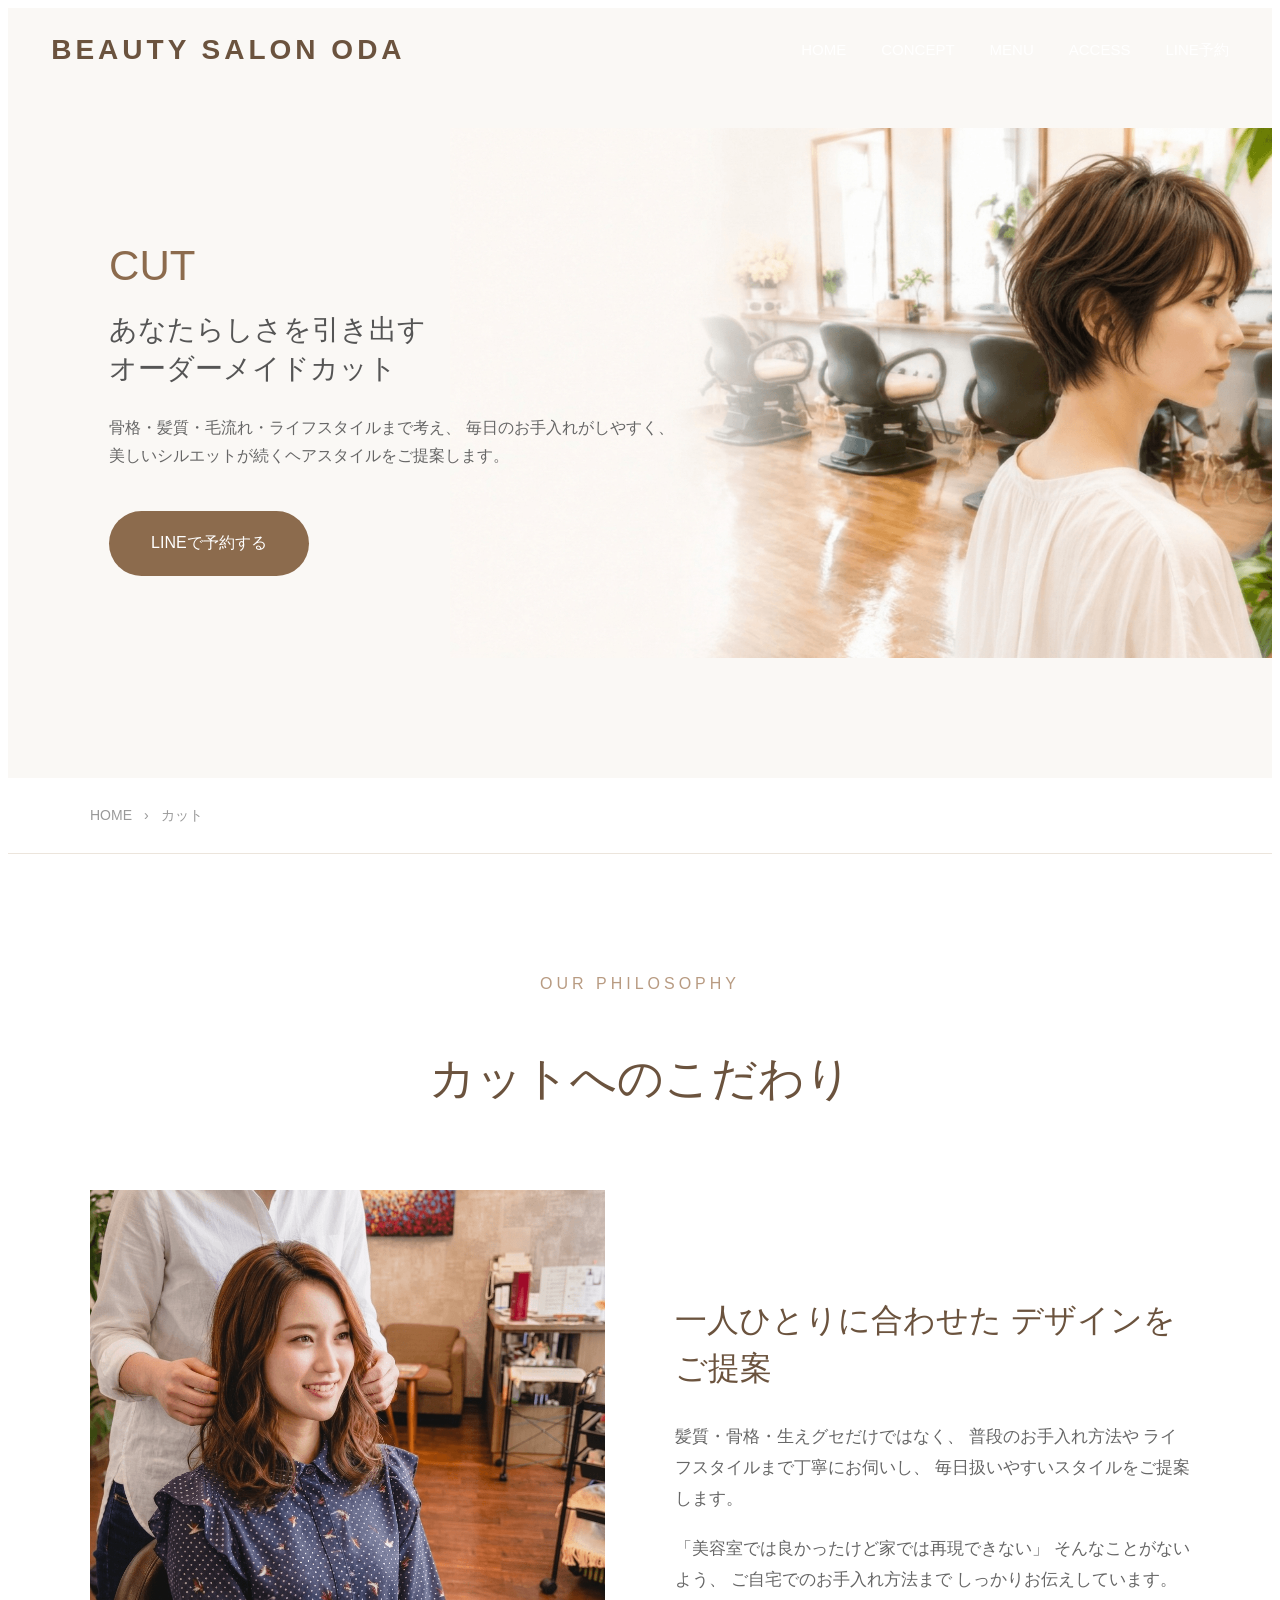
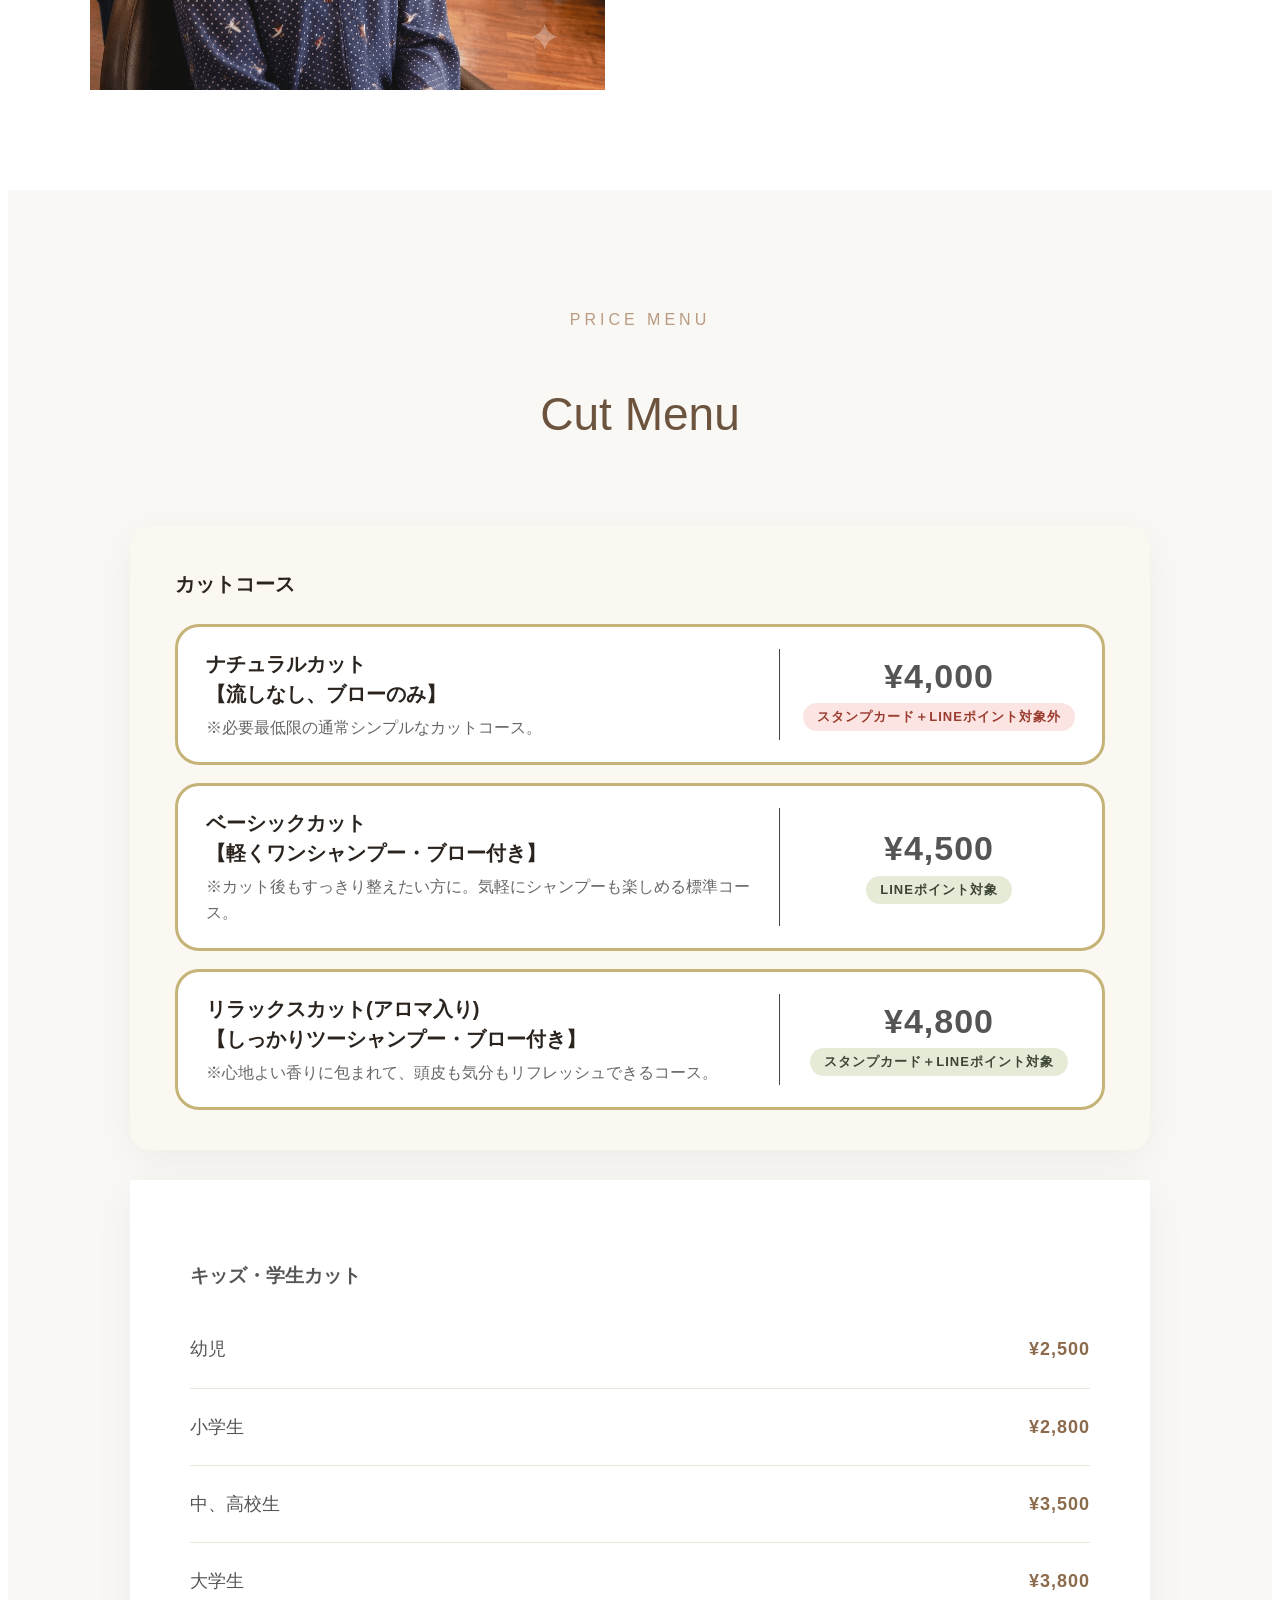
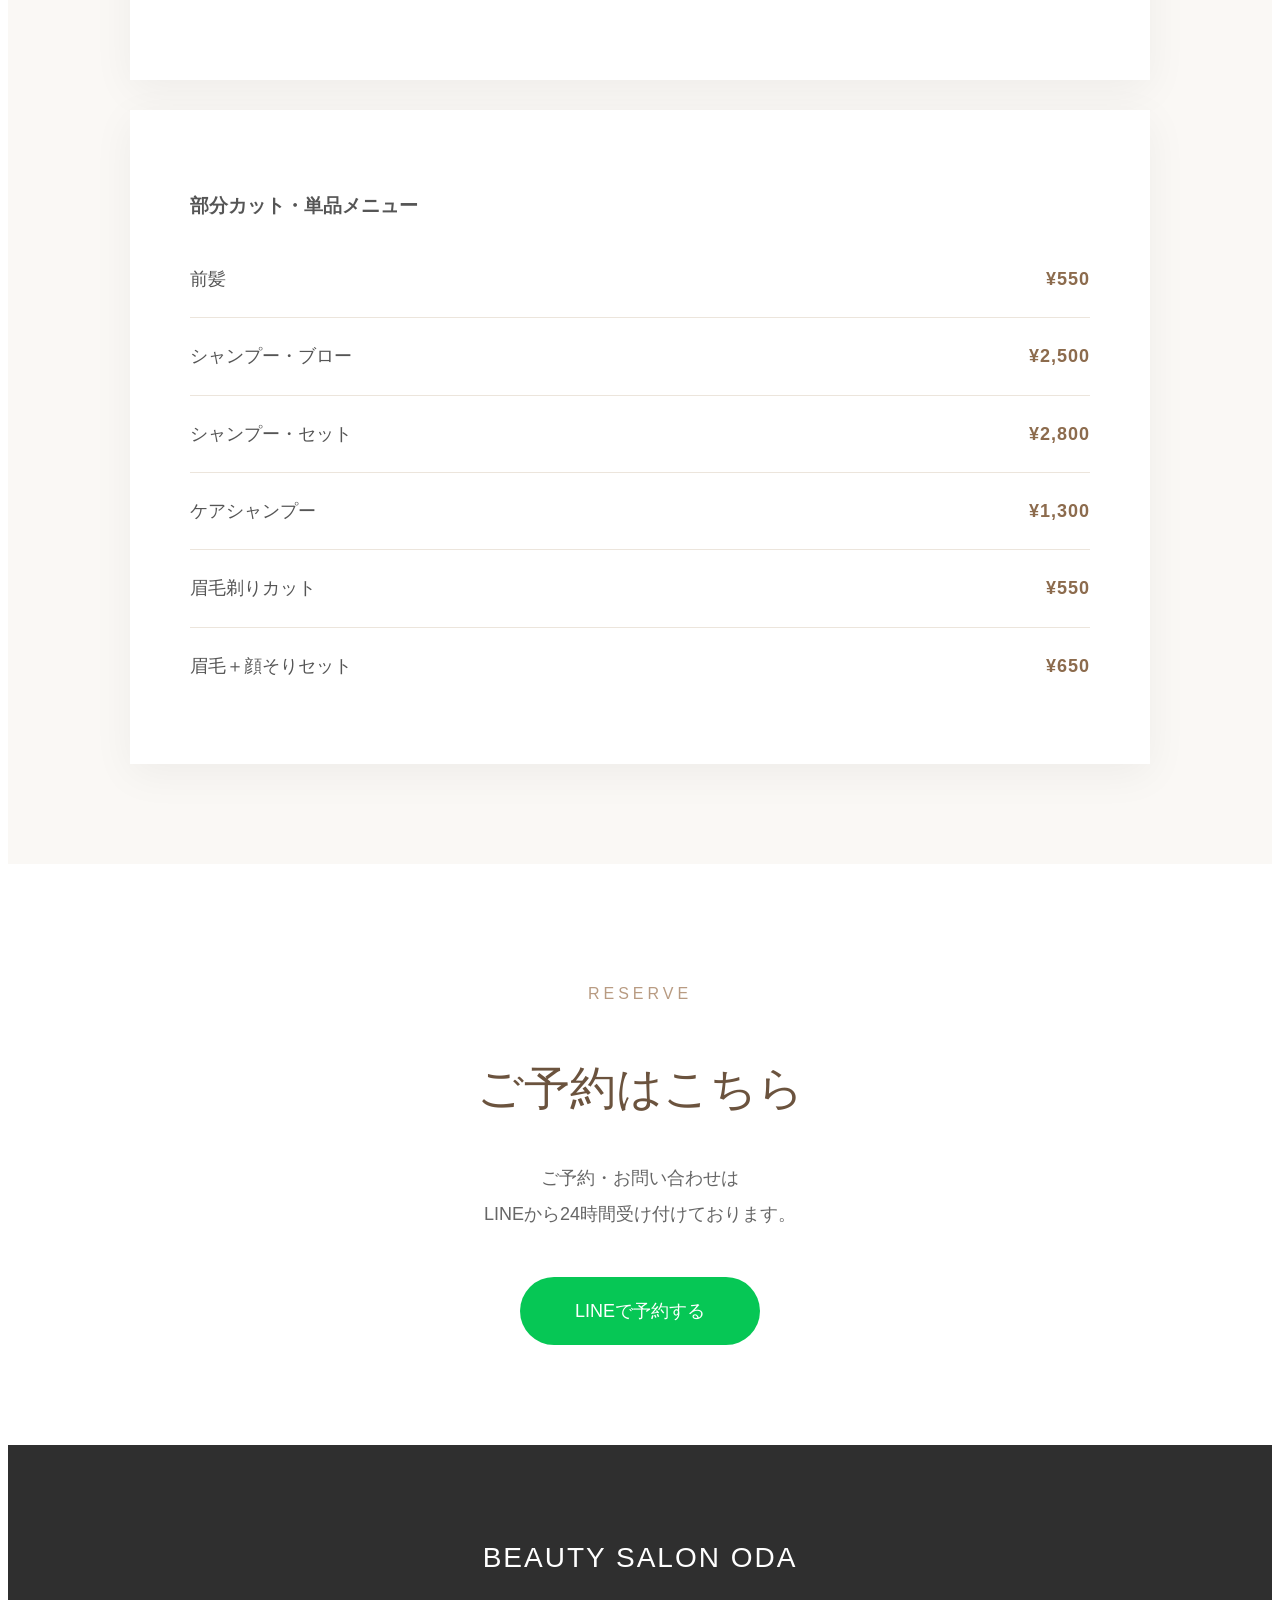
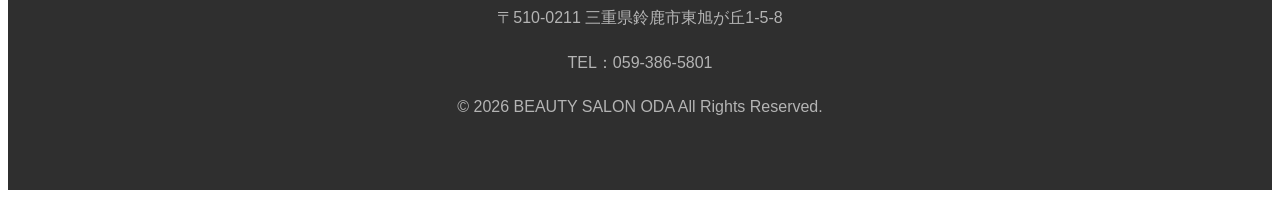
<file: menu/cut.html>
<!DOCTYPE html>
<html lang="ja">

<head>

<meta charset="UTF-8">

<meta name="viewport" content="width=device-width, initial-scale=1.0">

<title>カット｜BEAUTY SALON ODA｜鈴鹿市の美容室・髪質改善・カラー・カット</title>

<meta name="description" content="鈴鹿市の美容室BEAUTY SALON ODAのカットメニュー。カット・カラー・パーマ・髪質改善まで、一人ひとりに合わせた丁寧な施術をご提供します。">

    <link rel="stylesheet" href="menu.css">
    <link rel="icon" href="images/favicon.png" type="image/png">

</head>

<body>

<header>

    <div class="logo">

        BEAUTY SALON ODA

    </div>

    <nav>

        <ul>

            <li>
                <a href="../index.html">HOME</a>
            </li>

            <li>
                <a href="../index.html#concept">CONCEPT</a>
            </li>

            <li>
                <a href="../index.html#menu">MENU</a>
            </li>

            <li>
                <a href="https://maps.app.goo.gl/itdPUgMnaGrqR2Z59" target="_blank" rel="noopener noreferrer">ACCESS</a>
            </li>

            <li>
                <a href="https://lin.ee/UoAYWeLb">LINE予約</a>
            </li>

        </ul>

    </nav>

</header>

<main>

<section class="page-hero">

<div class="hero-inner">

<div class="hero-image">

<img
src="images/cut-banner.png"
alt="ショートヘアの女性">

</div>

<div class="hero-text">

<h1>

CUT

</h1>

<h2>

あなたらしさを引き出す<br>

オーダーメイドカット

</h2>

<p class="hero-description">

骨格・髪質・毛流れ・ライフスタイルまで考え、

毎日のお手入れがしやすく、

美しいシルエットが続くヘアスタイルをご提案します。

</p>

<a href="https://lin.ee/UoAYWeLb" class="hero-btn">

LINEで予約する

</a>

</div>

</div>

</section>

<section class="breadcrumb">

<div class="container">

<a href="../index.html">HOME</a>

<span>›</span>

<span>カット</span>

</div>

</section>

<section class="concept">

<div class="container">

<p class="section-en">

Our Philosophy

</p>

<h2>

カットへのこだわり

</h2>

<div class="concept-grid">

<div>

<img
src="images/cut01.png"
alt="カウンセリング">

</div>

<div class="concept-text">

<h3>

一人ひとりに合わせた

デザインをご提案

</h3>

<p>

髪質・骨格・生えグセだけではなく、

普段のお手入れ方法や

ライフスタイルまで丁寧にお伺いし、

毎日扱いやすいスタイルをご提案します。

</p>

<p>

「美容室では良かったけど家では再現できない」

そんなことがないよう、

ご自宅でのお手入れ方法まで

しっかりお伝えしています。

</p>

</div>

</div>

</div>

</section>

<section class="price">

    <div class="container">

        <p class="section-en">Price Menu</p>

        <h2>Cut Menu</h2>


<!-- 一般カットコース -->
<div class="price-list cut-course-list">

    <div class="price-item-header">
        <h3>カットコース</h3>
    </div>

    <div class="price-item">
        <div class="cut-info">
            <strong>ナチュラルカット<br />【流しなし、ブローのみ】</strong>
            <p class="cut-desc">※必要最低限の通常シンプルなカットコース。</p>
        </div>
        <div class="cut-price-box">
            <span class="cut-price">¥4,000</span>
            <span class="cut-note is-none">スタンプカード＋LINEポイント対象外</span>
        </div>
    </div>

    <div class="price-item">
        <div class="cut-info">
            <strong>ベーシックカット<br />【軽くワンシャンプー・ブロー付き】</strong>
            <p class="cut-desc">※カット後もすっきり整えたい方に。気軽にシャンプーも楽しめる標準コース。</p>
        </div>
        <div class="cut-price-box">
            <span class="cut-price">¥4,500</span>
            <span class="cut-note is-line">LINEポイント対象</span>
        </div>
    </div>

    <div class="price-item">
        <div class="cut-info">
            <strong>リラックスカット(アロマ入り)<br />【しっかりツーシャンプー・ブロー付き】</strong>
            <p class="cut-desc">※心地よい香りに包まれて、頭皮も気分もリフレッシュできるコース。</p>
        </div>
        <div class="cut-price-box">
            <span class="cut-price">¥4,800</span>
            <span class="cut-note is-both">スタンプカード＋LINEポイント対象</span>
        </div>
    </div>
</div>
        

        <!-- 学割・キッズ -->
        <div class="price-list">

            <div class="price-item-header">
                <h3>キッズ・学生カット</h3>
            </div>

            <div class="price-item">
                <span>幼児</span>
                <span>¥2,500</span>
            </div>

            <div class="price-item">
                <span>小学生</span>
                <span>¥2,800</span>
            </div>

            <div class="price-item">
                <span>中、高校生</span>
                <span>¥3,500</span>
            </div>

            <div class="price-item">
                <span>大学生</span>
                <span>¥3,800</span>
            </div>

        </div>

        <!-- 部分カット・単品メニュー -->
        <div class="price-list">

            <div class="price-item-header">
                <h3>部分カット・単品メニュー</h3>
            </div>

            <div class="price-item">
                <span>前髪</span>
                <span>¥550</span>
            </div>

            <div class="price-item">
                <span>シャンプー・ブロー</span>
                <span>¥2,500</span>
            </div>

            <div class="price-item">
                <span>シャンプー・セット</span>
                <span>¥2,800</span>
            </div>

            <div class="price-item">
                <span>ケアシャンプー</span>
                <span>¥1,300</span>
            </div>

            <div class="price-item">
                <span>眉毛剃りカット</span>
                <span>¥550</span>
            </div>

            <div class="price-item">
                <span>眉毛＋顔そりセット</span>
                <span>¥650</span>
            </div>

        </div>

    </div>

</section>

<section class="reserve">

    <div class="container">

        <p class="section-en">Reserve</p>

        <h2>ご予約はこちら</h2>

        <p class="reserve-text">

            ご予約・お問い合わせは<br>
            LINEから24時間受け付けております。

        </p>

        <a href="https://lin.ee/UoAYWeLb" class="reserve-btn">

            LINEで予約する

        </a>

    </div>

</section>

</main>

<footer>

<div class="footer-inner">

<h3>

BEAUTY SALON ODA

</h3>

<p>

〒510-0211

三重県鈴鹿市東旭が丘1-5-8

</p>

<p>

TEL：059-386-5801

</p>

<p>

© 2026 BEAUTY SALON ODA All Rights Reserved.

</p>

</div>

</footer>

<script>

window.addEventListener("scroll", function(){

    const header = document.querySelector("header");

    if(window.scrollY > 80){

        header.classList.add("scrolled");

    }else{

        header.classList.remove("scrolled");

    }

});

</script>

</body>

</html>
</file>
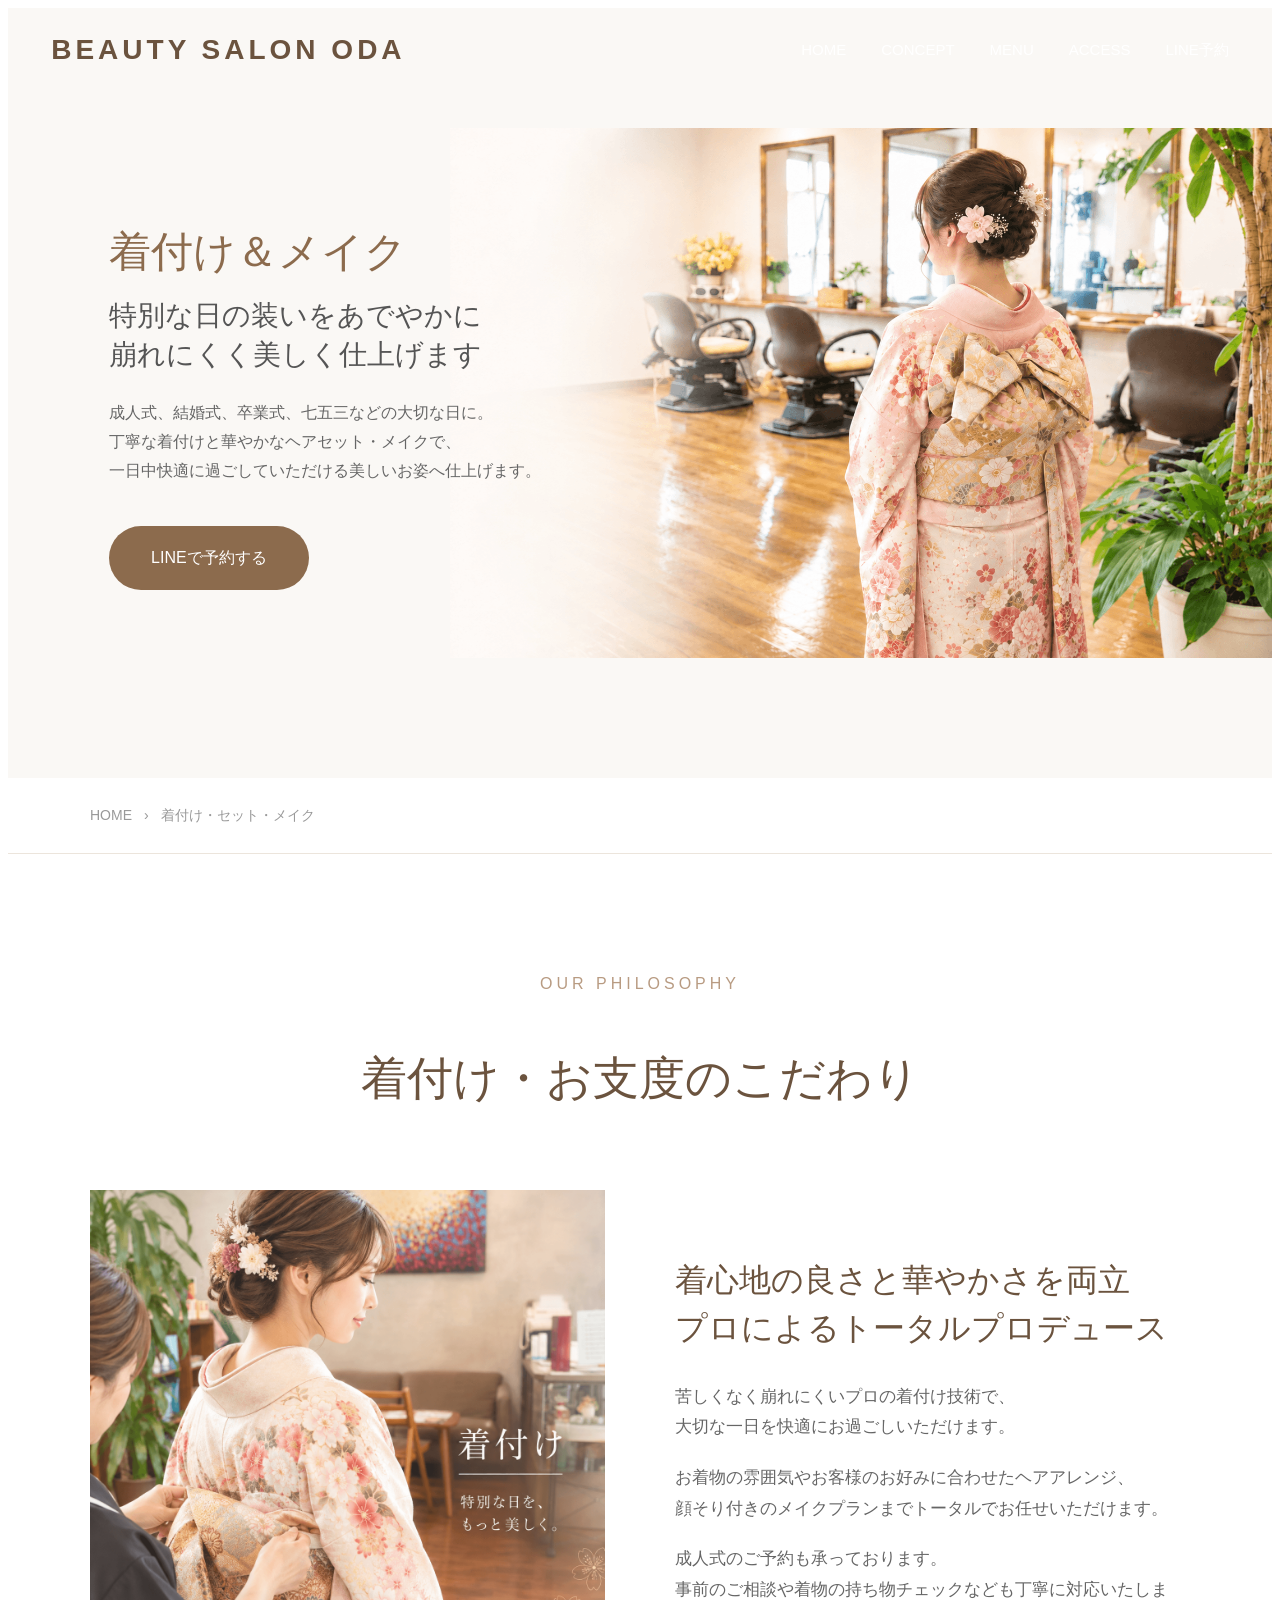
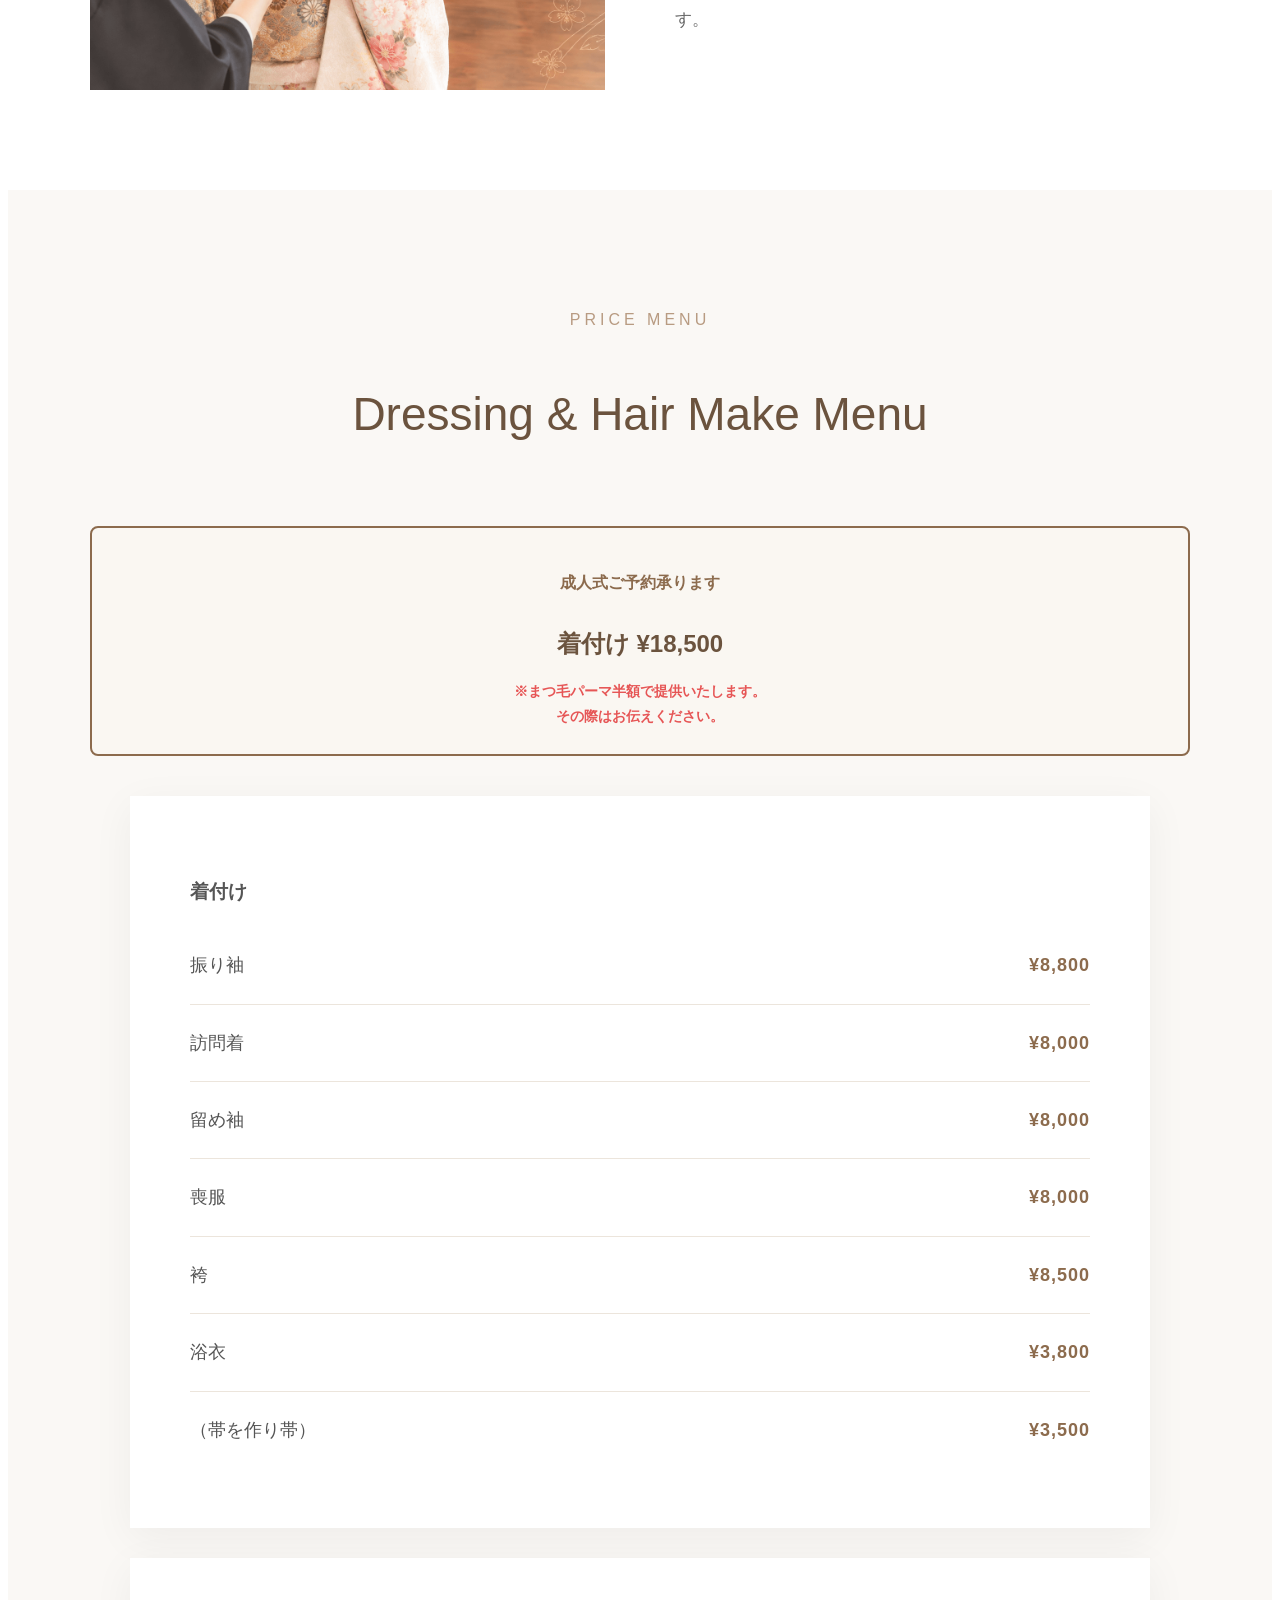
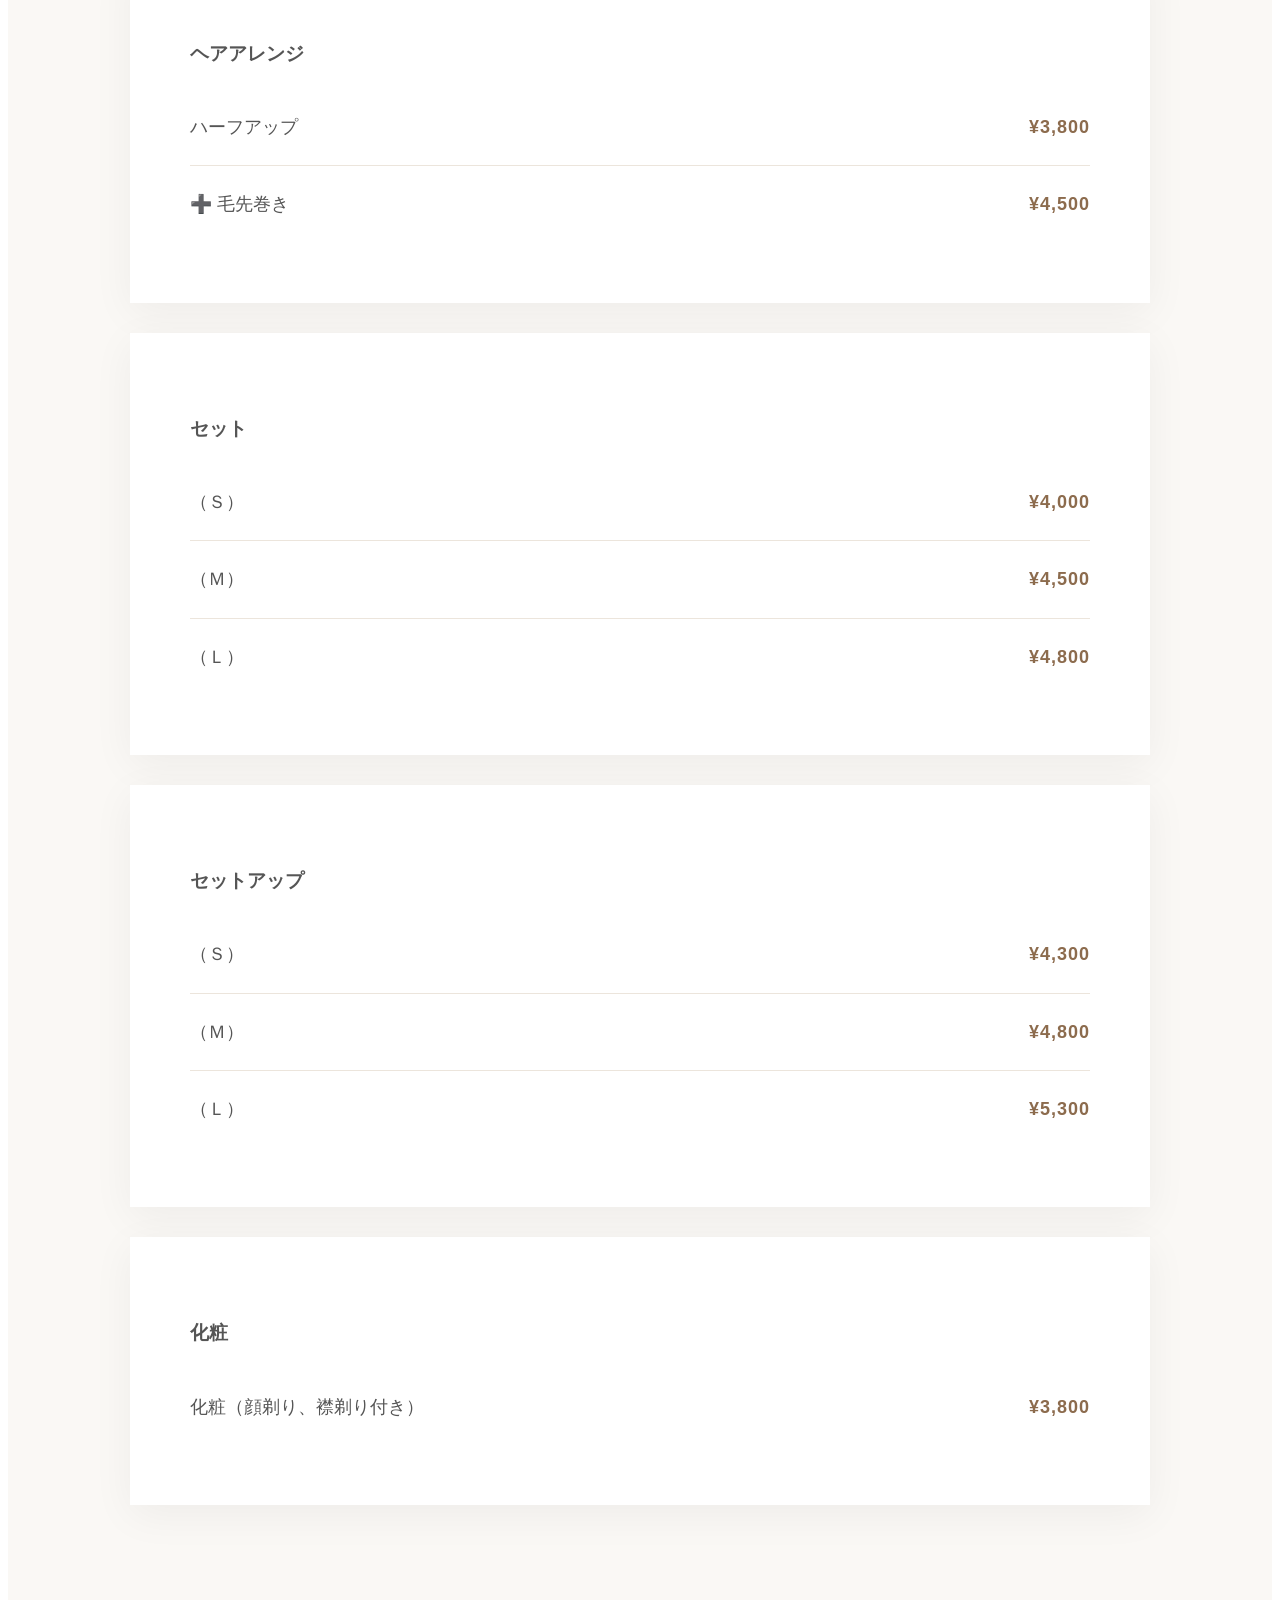
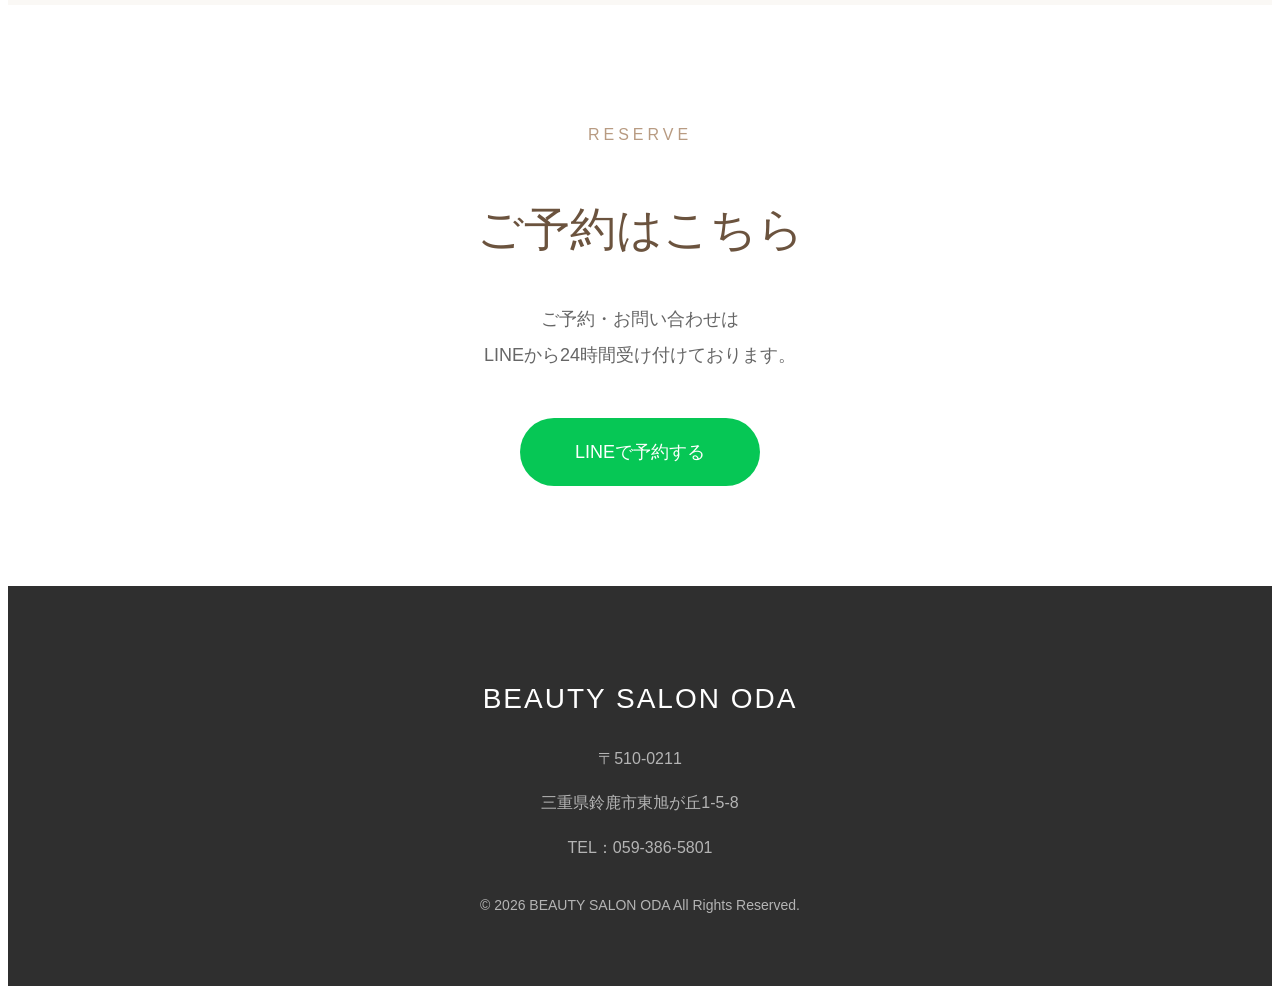
<file: menu/dressing.html>
<!DOCTYPE html>
<html lang="ja">

<head>

    <meta charset="UTF-8">

    <meta name="viewport" content="width=device-width, initial-scale=1.0">

    <meta name="description"
        content="鈴鹿市の美容室BEAUTY SALON ODAの着付け・セット・メイクメニュー。成人式、振り袖、訪問着、袴、ヘアセット、フルメイクまで、特別な日のお支度をお手伝いいたします。">

    <title>着付け・セット・メイク | BEAUTY SALON ODA</title>

    <link rel="stylesheet" href="menu.css">
    <link rel="icon" href="images/favicon.png" type="image/png">

</head>


<body>


<!-- ===================================
Header
=================================== -->

<header>

    <div class="logo">

        BEAUTY SALON ODA

    </div>


    <nav>

        <ul>

            <li>
                <a href="../index.html">HOME</a>
            </li>

            <li>
                <a href="../index.html#concept">CONCEPT</a>
            </li>

            <li>
                <a href="../index.html#menu">MENU</a>
            </li>

            <li>
                <a href="https://maps.app.goo.gl/itdPUgMnaGrqR2Z59" target="_blank" rel="noopener noreferrer">ACCESS</a>
            </li>

            <li>
                <a href="https://lin.ee/UoAYWeLb">LINE予約</a>
            </li>

        </ul>

    </nav>

</header>



<!-- ===================================
Hero
=================================== -->

<section class="page-hero">

    <div class="hero-inner">


        <!-- 画像 -->

        <div class="hero-image">

            <img
                src="images/kimono-concept.png"
                alt="着付け・セット・メイクのイメージ">

        </div>


        <!-- テキスト -->

        <div class="hero-text">

            <h1>
                着付け＆メイク
            </h1>

            <h2>
                特別な日の装いをあでやかに<br>
                崩れにくく美しく仕上げます
            </h2>

            <p class="hero-description">

                成人式、結婚式、卒業式、七五三などの大切な日に。<br>
                丁寧な着付けと華やかなヘアセット・メイクで、<br>
                一日中快適に過ごしていただける美しいお姿へ仕上げます。

            </p>


            <a href="#" class="hero-btn">

                LINEで予約する

            </a>

        </div>


    </div>

</section>



<!-- ===================================
Breadcrumb
=================================== -->

<section class="breadcrumb">

    <div class="container">

        <a href="../index.html">
            HOME
        </a>

        <span>
            ›
        </span>

        <span>
            着付け・セット・メイク
        </span>

    </div>

</section>



<!-- ===================================
Concept
=================================== -->

<section class="concept">

    <div class="container">


        <p class="section-en">
            Our Philosophy
        </p>


        <h2>
            着付け・お支度のこだわり
        </h2>


        <div class="concept-grid">


            <!-- 左：画像 -->

            <div>

                <img
                    src="images/kimono.png"
                    alt="着付け施術のイメージ">

            </div>


            <!-- 右：文章 -->

            <div class="concept-text">

                <h3>

                    着心地の良さと華やかさを両立<br>
                    プロによるトータルプロデュース

                </h3>


                <p>

                    苦しくなく崩れにくいプロの着付け技術で、<br>
                    大切な一日を快適にお過ごしいただけます。

                </p>


                <p>

                    お着物の雰囲気やお客様のお好みに合わせたヘアアレンジ、<br>
                    顔そり付きのメイクプランまでトータルでお任せいただけます。

                </p>


                <p>

                    成人式のご予約も承っております。<br>
                    事前のご相談や着物の持ち物チェックなども丁寧に対応いたします。

                </p>

            </div>


        </div>

    </div>

</section>



<!-- ===================================
Price Menu
=================================== -->

<section class="price">

    <div class="container">


        <p class="section-en">
            Price Menu
        </p>


        <h2>
            Dressing &amp; Hair Make Menu
        </h2>


        <!-- 成人式特別ご案内ボックス -->

        <div style="margin-bottom: 40px; padding: 25px; background: #faf7f2; border: 2px solid #8c6b4d; border-radius: 8px; text-align: center;">

            <p style="font-size: 16px; color: #8c6b4d; font-weight: bold; margin-bottom: 8px;">
                成人式ご予約承ります
            </p>

            <h3 style="font-size: 24px; color: #6b533e; margin-bottom: 8px;">
                着付け ¥18,500
            </h3>

            <p style="font-size: 14px; color: #e65555; font-weight: bold; margin-bottom: 0;">
                ※まつ毛パーマ半額で提供いたします。<br>
その際はお伝えください。
            </p>

        </div>


        <!-- 着付け -->

        <div class="price-list">

            <div class="price-item-header">
                <h3>着付け</h3>
            </div>

            <div class="price-item">
                <span>振り袖</span>
                <span>¥8,800</span>
            </div>

            <div class="price-item">
                <span>訪問着</span>
                <span>¥8,000</span>
            </div>

            <div class="price-item">
                <span>留め袖</span>
                <span>¥8,000</span>
            </div>

            <div class="price-item">
                <span>喪服</span>
                <span>¥8,000</span>
            </div>

            <div class="price-item">
                <span>袴</span>
                <span>¥8,500</span>
            </div>

            <div class="price-item">
                <span>浴衣</span>
                <span>¥3,800</span>
            </div>

            <div class="price-item">
                <span>（帯を作り帯）</span>
                <span>¥3,500</span>
            </div>

        </div>


        <!-- ハーフアップ / 毛先巻き -->

        <div class="price-list">

            <div class="price-item-header">
                <h3>ヘアアレンジ</h3>
            </div>

            <div class="price-item">
                <span>ハーフアップ</span>
                <span>¥3,800</span>
            </div>

            <div class="price-item">
                <span>➕ 毛先巻き</span>
                <span>¥4,500</span>
            </div>

        </div>


        <!-- セット -->

        <div class="price-list">

            <div class="price-item-header">
                <h3>セット</h3>
            </div>

            <div class="price-item">
                <span>（Ｓ）</span>
                <span>¥4,000</span>
            </div>

            <div class="price-item">
                <span>（Ｍ）</span>
                <span>¥4,500</span>
            </div>

            <div class="price-item">
                <span>（Ｌ）</span>
                <span>¥4,800</span>
            </div>

        </div>


        <!-- セットアップ -->

        <div class="price-list">

            <div class="price-item-header">
                <h3>セットアップ</h3>
            </div>

            <div class="price-item">
                <span>（Ｓ）</span>
                <span>¥4,300</span>
            </div>

            <div class="price-item">
                <span>（Ｍ）</span>
                <span>¥4,800</span>
            </div>

            <div class="price-item">
                <span>（Ｌ）</span>
                <span>¥5,300</span>
            </div>

        </div>


        <!-- 化粧 -->

        <div class="price-list">

            <div class="price-item-header">
                <h3>化粧</h3>
            </div>

            <div class="price-item">
                <span>化粧（顔剃り、襟剃り付き）</span>
                <span>¥3,800</span>
            </div>

        </div>


    </div>

</section>



<!-- ===================================
Reserve
=================================== -->

<section class="reserve">

    <div class="container">


        <p class="section-en">
            Reserve
        </p>


        <h2>
            ご予約はこちら
        </h2>


        <p class="reserve-text">

            ご予約・お問い合わせは<br>
            LINEから24時間受け付けております。

        </p>


        <a href="https://lin.ee/UoAYWeLb" class="reserve-btn">

            LINEで予約する

        </a>


    </div>

</section>



<!-- ===================================
Footer
=================================== -->

<footer>

    <div class="footer-inner">


        <h3>
            BEAUTY SALON ODA
        </h3>


        <p>
            〒510-0211
        </p>


        <p>
            三重県鈴鹿市東旭が丘1-5-8
        </p>


        <p>
            TEL：059-386-5801
        </p>


        <p class="copyright">

            © 2026 BEAUTY SALON ODA All Rights Reserved.

        </p>


    </div>

</footer>



<!-- ===================================
Header Scroll
=================================== -->

<script>

window.addEventListener("scroll", function(){

    const header = document.querySelector("header");

    if(window.scrollY > 80){

        header.classList.add("scrolled");

    }else{

        header.classList.remove("scrolled");

    }

});

</script>


</body>

</html>
</file>
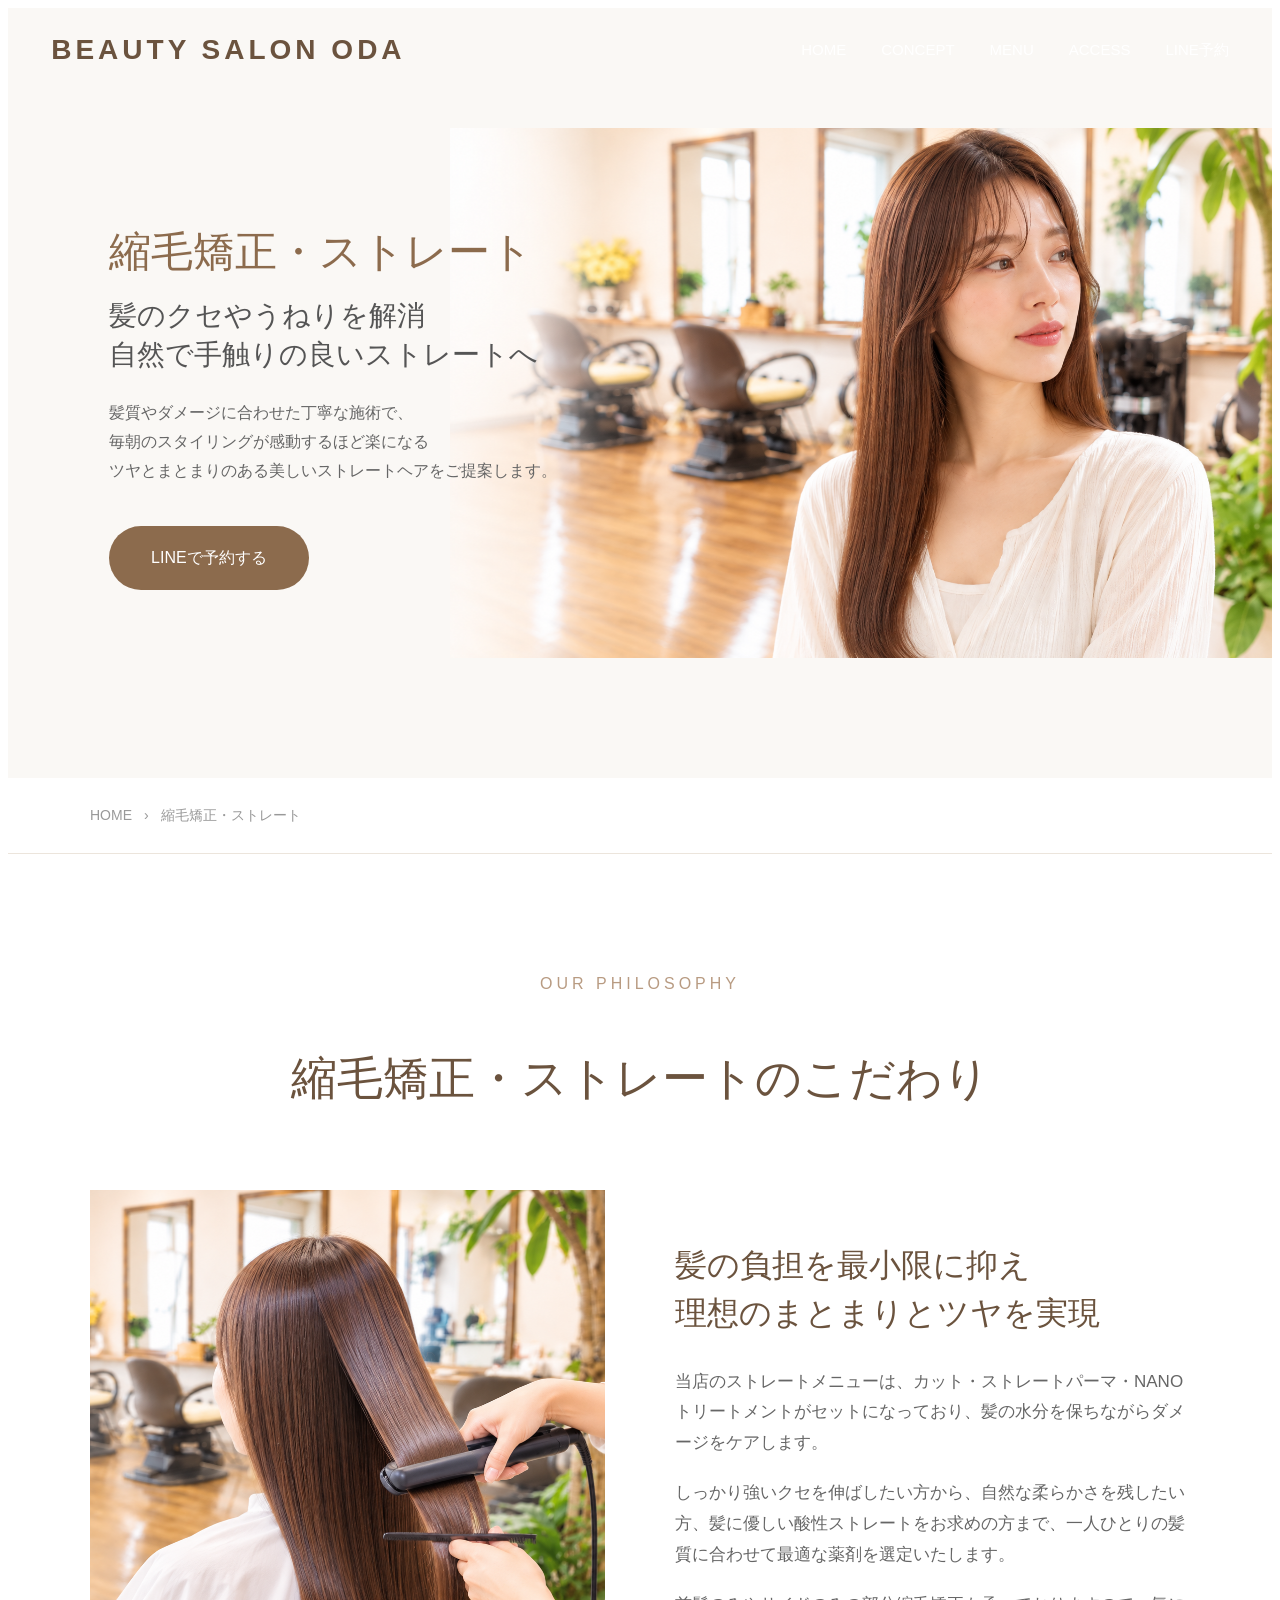
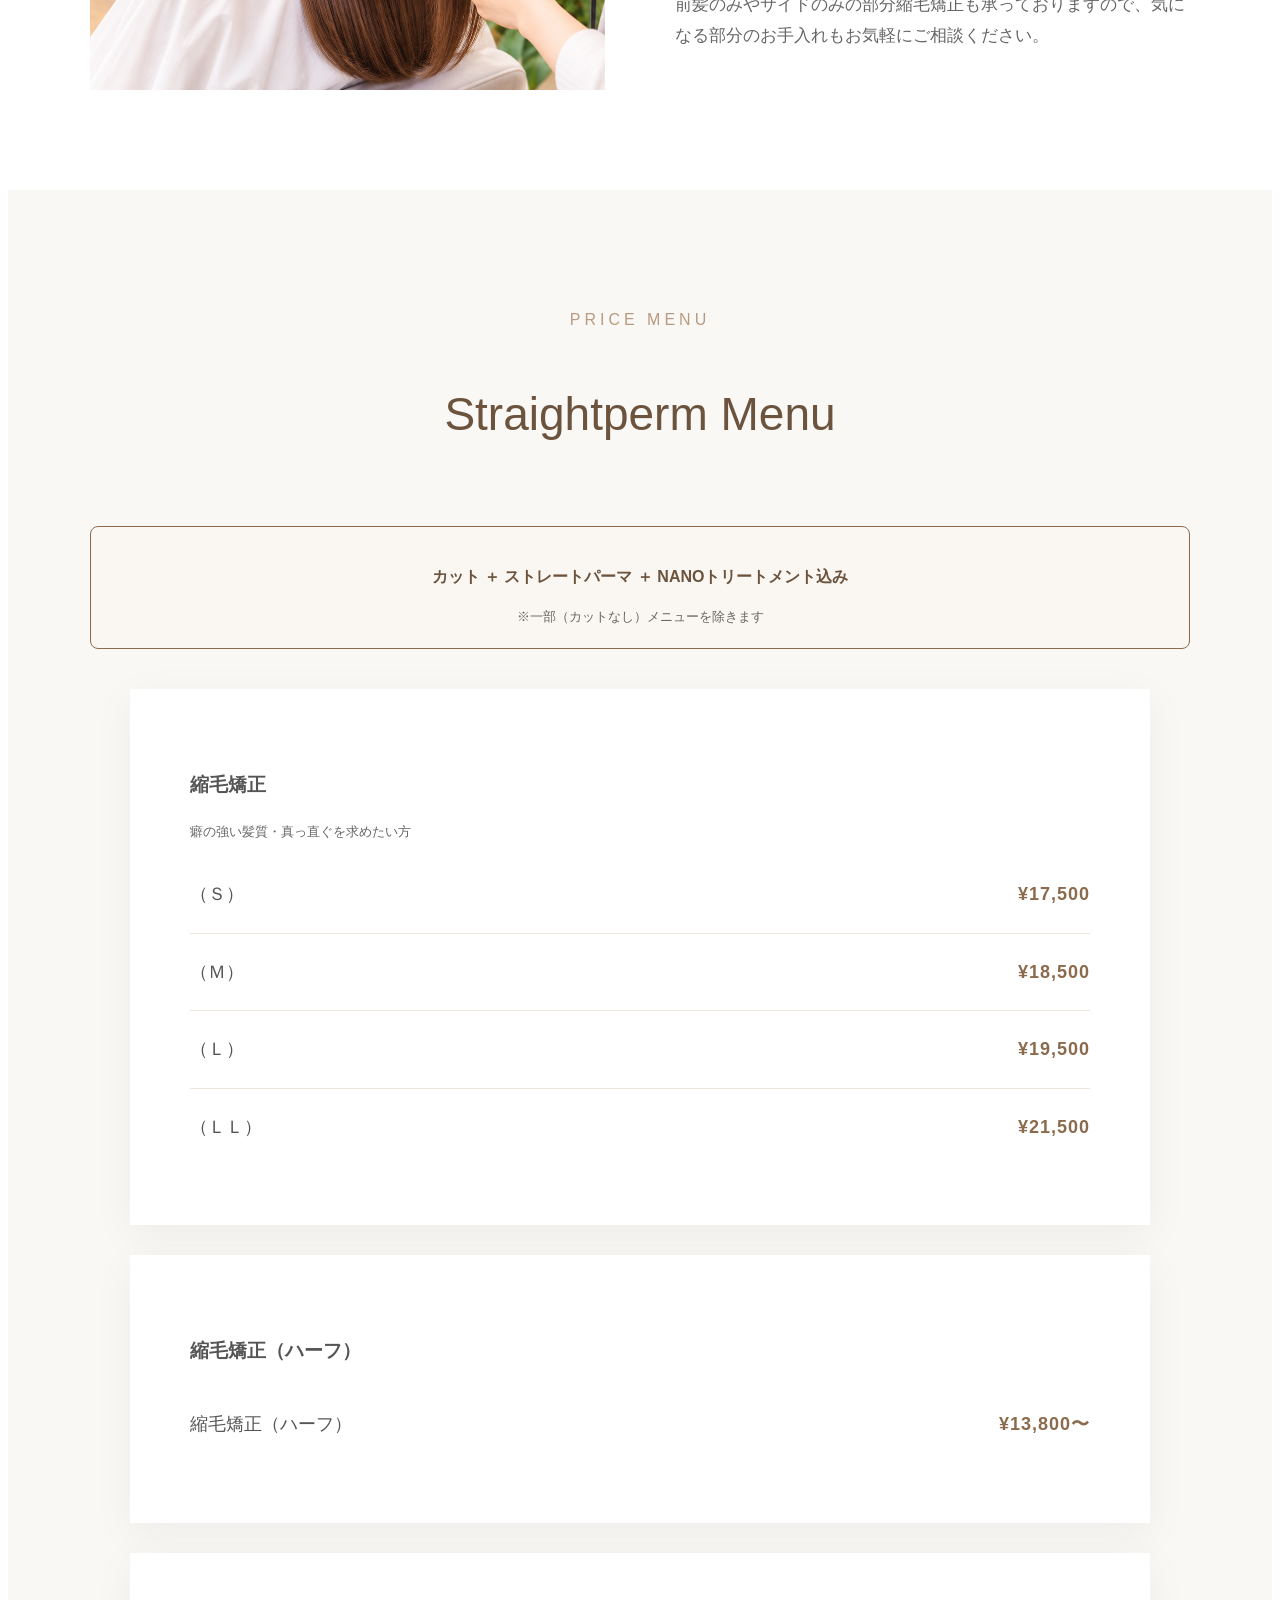
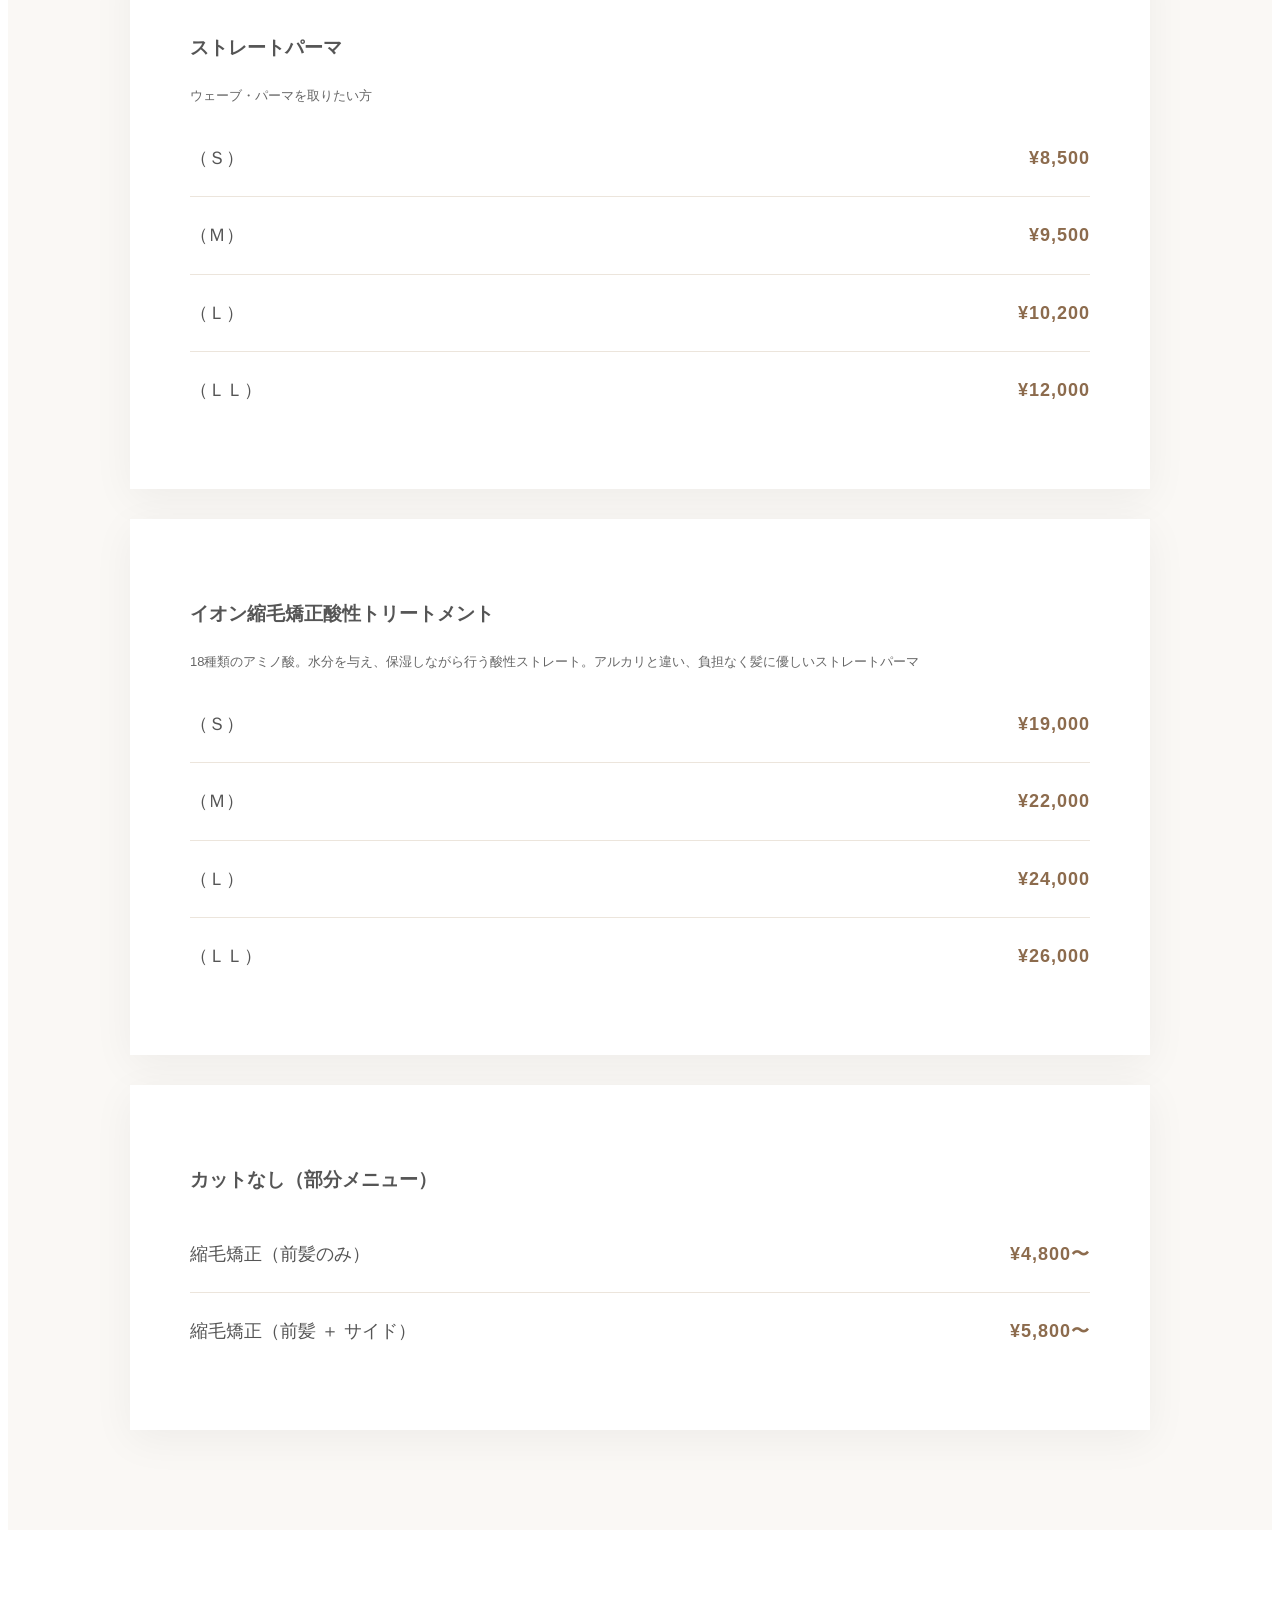
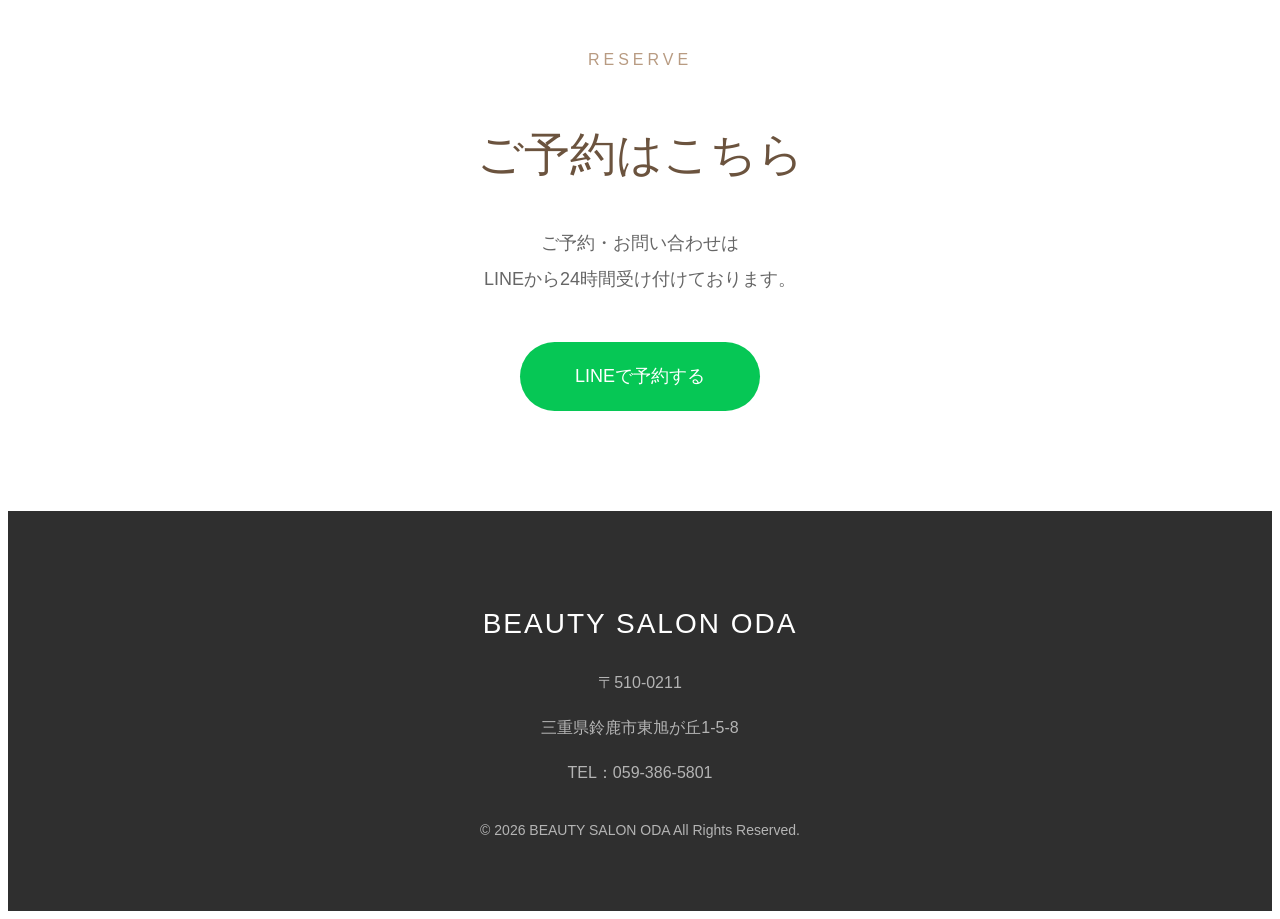
<file: menu/hair-straightening.html>
<!DOCTYPE html>
<html lang="ja">

<head>
    <meta charset="UTF-8">
    <meta name="viewport" content="width=device-width, initial-scale=1.0">
    <meta name="description"
        content="鈴鹿市の美容室BEAUTY SALON ODAの縮毛矯正・ストレートパーマメニュー。クセ毛・うねりのお悩みを解消し、手触りの良い自然なストレートヘアへと導きます。">

    <title>縮毛矯正・ストレートパーマ | BEAUTY SALON ODA</title>

    <link rel="stylesheet" href="menu.css">
    <link rel="icon" href="images/favicon.png" type="image/png">
</head>

<body>

<!-- ===================================
Header
=================================== -->
<header>
    <div class="logo">
        BEAUTY SALON ODA
    </div>

    <nav>
        <ul>
            <li>
                <a href="../index.html">HOME</a>
            </li>
            <li>
                <a href="../index.html#concept">CONCEPT</a>
            </li>
            <li>
                <a href="../index.html#menu">MENU</a>
            </li>
            <li>
                <a href="https://maps.app.goo.gl/itdPUgMnaGrqR2Z59" target="_blank" rel="noopener noreferrer">ACCESS</a>
            </li>
            <li>
                <a href="https://lin.ee/UoAYWeLb">LINE予約</a>
            </li>
        </ul>
    </nav>
</header>


<!-- ===================================
Hero
=================================== -->
<section class="page-hero">
    <div class="hero-inner">

        <!-- 画像 -->
        <div class="hero-image">
            <img src="images/straightening-concept.png" alt="縮毛矯正のイメージ">
        </div>

        <!-- テキスト -->
        <div class="hero-text">
            <h1>
                縮毛矯正・ストレート
            </h1>

            <h2>
                髪のクセやうねりを解消<br>
                自然で手触りの良いストレートへ
            </h2>

            <p class="hero-description">
                髪質やダメージに合わせた丁寧な施術で、<br>
                毎朝のスタイリングが感動するほど楽になる<br>
                ツヤとまとまりのある美しいストレートヘアをご提案します。
            </p>

            <a href="https://lin.ee/UoAYWeLb" class="hero-btn">
                LINEで予約する
            </a>
        </div>

    </div>
</section>


<!-- ===================================
Breadcrumb
=================================== -->
<section class="breadcrumb">
    <div class="container">
        <a href="../index.html">
            HOME
        </a>
        <span>
            ›
        </span>
        <span>
            縮毛矯正・ストレート
        </span>
    </div>
</section>


<!-- ===================================
Concept
=================================== -->
<section class="concept">
    <div class="container">

        <p class="section-en">
            Our Philosophy
        </p>

        <h2>
            縮毛矯正・ストレートのこだわり
        </h2>

        <div class="concept-grid">

            <!-- 左：画像 -->
            <div>
                <img src="images/straightening.png" alt="縮毛矯正施術のイメージ">
            </div>

            <!-- 右：文章 -->
            <div class="concept-text">
                <h3>
                    髪の負担を最小限に抑え<br>
                    理想のまとまりとツヤを実現
                </h3>

                <p>
                    当店のストレートメニューは、カット・ストレートパーマ・NANOトリートメントがセットになっており、髪の水分を保ちながらダメージをケアします。
                </p>

                <p>
                    しっかり強いクセを伸ばしたい方から、自然な柔らかさを残したい方、髪に優しい酸性ストレートをお求めの方まで、一人ひとりの髪質に合わせて最適な薬剤を選定いたします。
                </p>

                <p>
                    前髪のみやサイドのみの部分縮毛矯正も承っておりますので、気になる部分のお手入れもお気軽にご相談ください。
                </p>
            </div>

        </div>

    </div>
</section>


<!-- ===================================
Price Menu
=================================== -->
<section class="price">
    <div class="container">

        <p class="section-en">
            Price Menu
        </p>

        <h2>
            Straightperm Menu
        </h2>

        <!-- 案内注記ボックス -->
        <div style="margin-bottom: 40px; padding: 20px; background: #faf7f2; border: 1px solid #8c6b4d; border-radius: 8px; text-align: center;">
            <p style="font-size: 16px; color: #6b533e; font-weight: bold; margin-bottom: 5px;">
                カット ＋ ストレートパーマ ＋ NANOトリートメント込み
            </p>
            <p style="font-size: 13px; color: #666; margin-bottom: 0;">
                ※一部（カットなし）メニューを除きます
            </p>
        </div>


        <!-- 縮毛矯正 -->
        <div class="price-list">
            <div class="price-item-header">
                <h3>縮毛矯正</h3>
                <p style="font-size: 13px; color: #666; margin-top: 4px;">癖の強い髪質・真っ直ぐを求めたい方</p>
            </div>

            <div class="price-item">
                <span>（Ｓ）</span>
                <span>¥17,500</span>
            </div>
            <div class="price-item">
                <span>（Ｍ）</span>
                <span>¥18,500</span>
            </div>
            <div class="price-item">
                <span>（Ｌ）</span>
                <span>¥19,500</span>
            </div>
            <div class="price-item">
                <span>（ＬＬ）</span>
                <span>¥21,500</span>
            </div>
        </div>


        <!-- 縮毛矯正（ハーフ） -->
        <div class="price-list">
            <div class="price-item-header">
                <h3>縮毛矯正（ハーフ）</h3>
            </div>

            <div class="price-item">
                <span>縮毛矯正（ハーフ）</span>
                <span>¥13,800〜</span>
            </div>
        </div>


        <!-- ストレートパーマ -->
        <div class="price-list">
            <div class="price-item-header">
                <h3>ストレートパーマ</h3>
                <p style="font-size: 13px; color: #666; margin-top: 4px;">ウェーブ・パーマを取りたい方</p>
            </div>

            <div class="price-item">
                <span>（Ｓ）</span>
                <span>¥8,500</span>
            </div>
            <div class="price-item">
                <span>（Ｍ）</span>
                <span>¥9,500</span>
            </div>
            <div class="price-item">
                <span>（Ｌ）</span>
                <span>¥10,200</span>
            </div>
            <div class="price-item">
                <span>（ＬＬ）</span>
                <span>¥12,000</span>
            </div>
        </div>


        <!-- イオン縮毛矯正酸性トリートメント -->
        <div class="price-list">
            <div class="price-item-header">
                <h3>イオン縮毛矯正酸性トリートメント</h3>
                <p style="font-size: 13px; color: #666; margin-top: 4px;">18種類のアミノ酸。水分を与え、保湿しながら行う酸性ストレート。アルカリと違い、負担なく髪に優しいストレートパーマ</p>
            </div>

            <div class="price-item">
                <span>（Ｓ）</span>
                <span>¥19,000</span>
            </div>
            <div class="price-item">
                <span>（Ｍ）</span>
                <span>¥22,000</span>
            </div>
            <div class="price-item">
                <span>（Ｌ）</span>
                <span>¥24,000</span>
            </div>
            <div class="price-item">
                <span>（ＬＬ）</span>
                <span>¥26,000</span>
            </div>
        </div>


        <!-- カットなし（部分縮毛矯正） -->
        <div class="price-list">
            <div class="price-item-header">
                <h3>カットなし（部分メニュー）</h3>
            </div>

            <div class="price-item">
                <span>縮毛矯正（前髪のみ）</span>
                <span>¥4,800〜</span>
            </div>
            <div class="price-item">
                <span>縮毛矯正（前髪 ＋ サイド）</span>
                <span>¥5,800〜</span>
            </div>
        </div>

    </div>
</section>


<!-- ===================================
Reserve
=================================== -->
<section class="reserve">
    <div class="container">

        <p class="section-en">
            Reserve
        </p>

        <h2>
            ご予約はこちら
        </h2>

        <p class="reserve-text">
            ご予約・お問い合わせは<br>
            LINEから24時間受け付けております。
        </p>

        <a href="https://lin.ee/UoAYWeLb" class="reserve-btn">
            LINEで予約する
        </a>

    </div>
</section>


<!-- ===================================
Footer
=================================== -->
<footer>
    <div class="footer-inner">

        <h3>
            BEAUTY SALON ODA
        </h3>

        <p>
            〒510-0211
        </p>

        <p>
            三重県鈴鹿市東旭が丘1-5-8
        </p>

        <p>
            TEL：059-386-5801
        </p>

        <p class="copyright">
            © 2026 BEAUTY SALON ODA All Rights Reserved.
        </p>

    </div>
</footer>


<!-- ===================================
Header Scroll
=================================== -->
<script>
window.addEventListener("scroll", function(){
    const header = document.querySelector("header");
    if(window.scrollY > 80){
        header.classList.add("scrolled");
    }else{
        header.classList.remove("scrolled");
    }
});
</script>

</body>
</html>
</file>
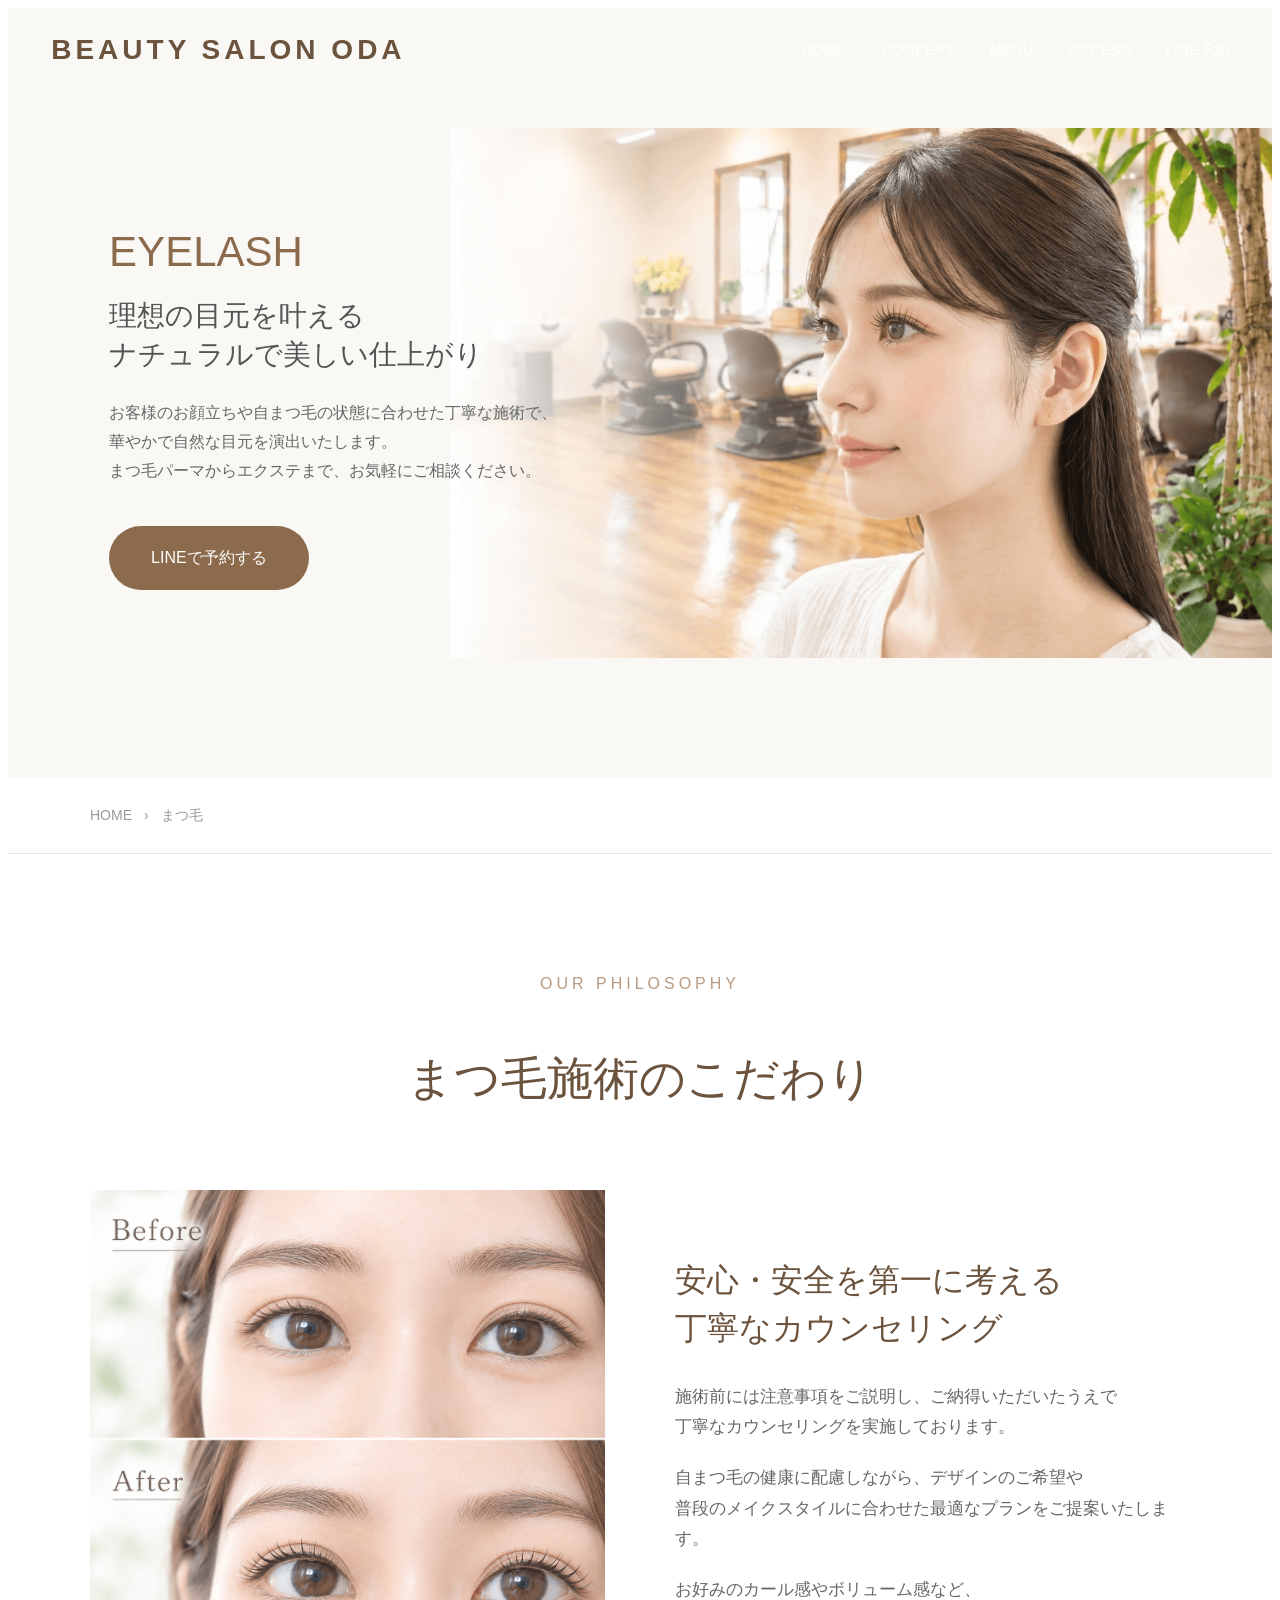
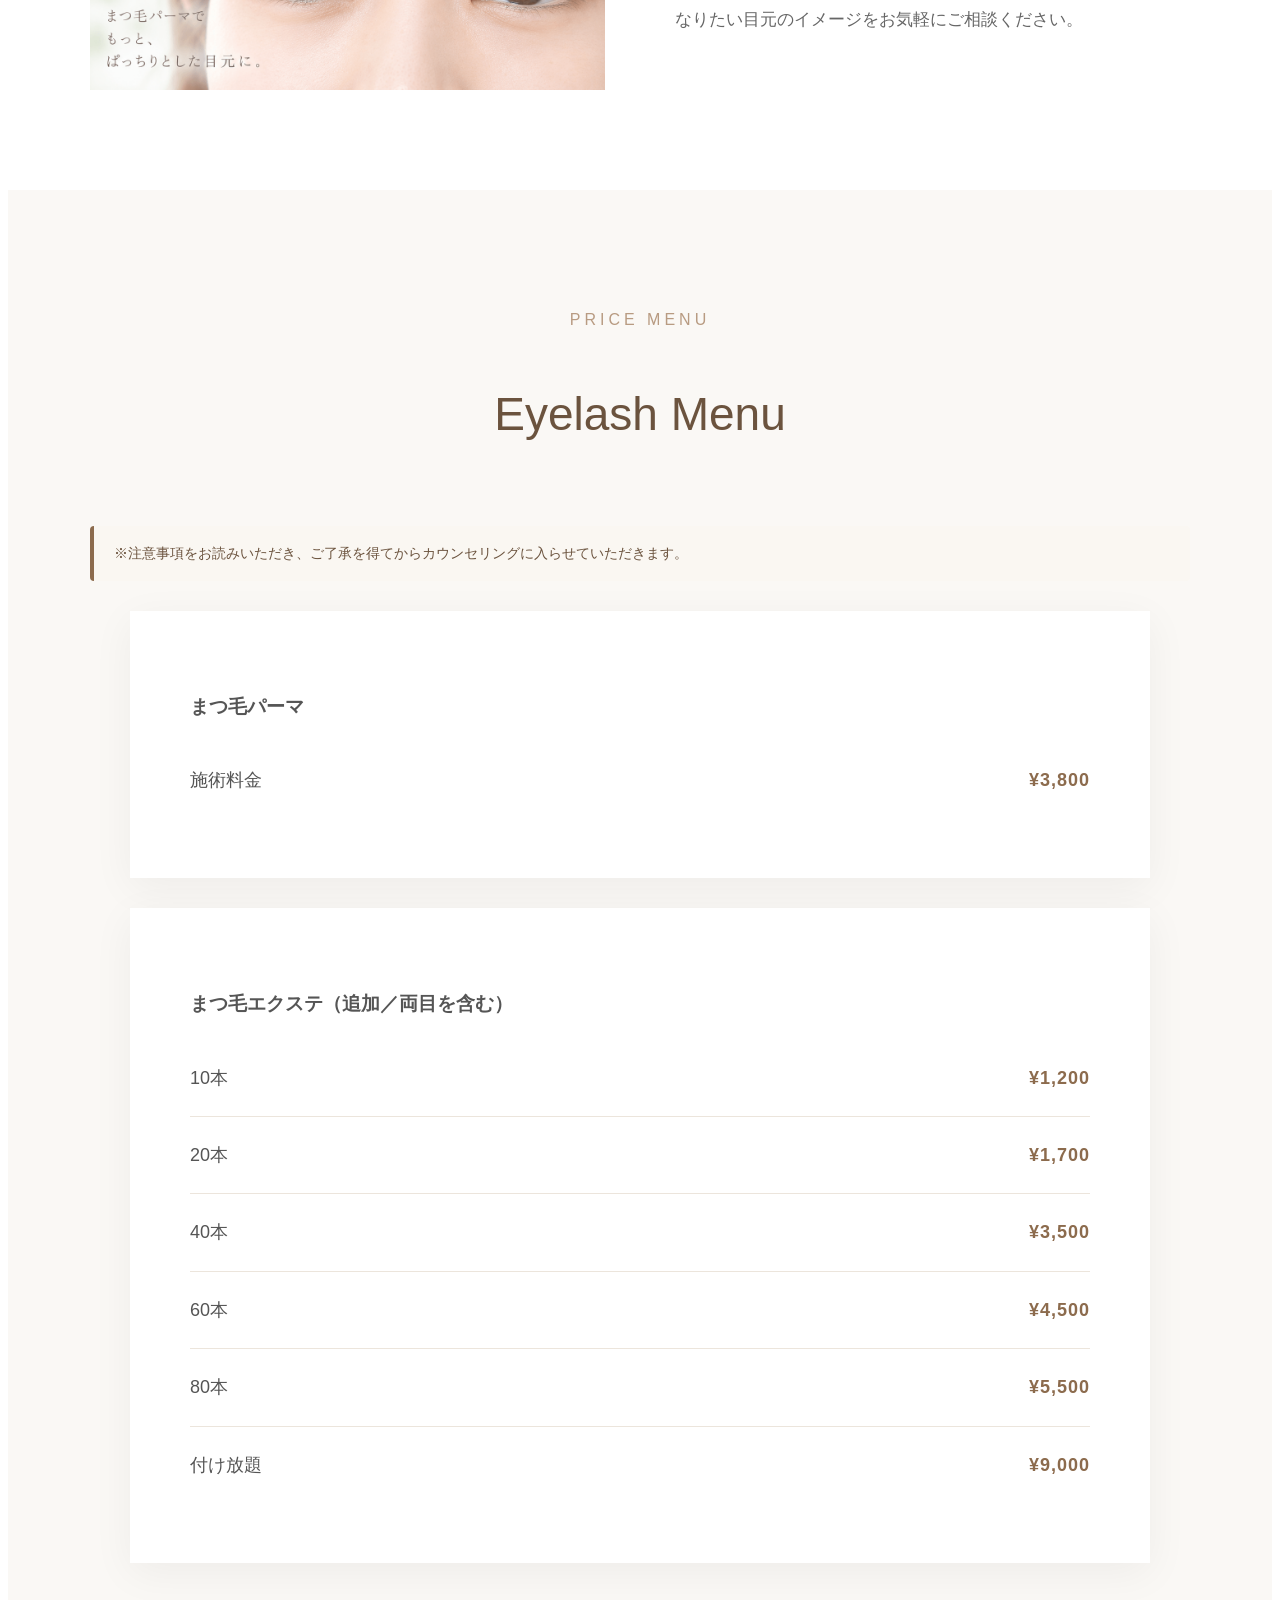
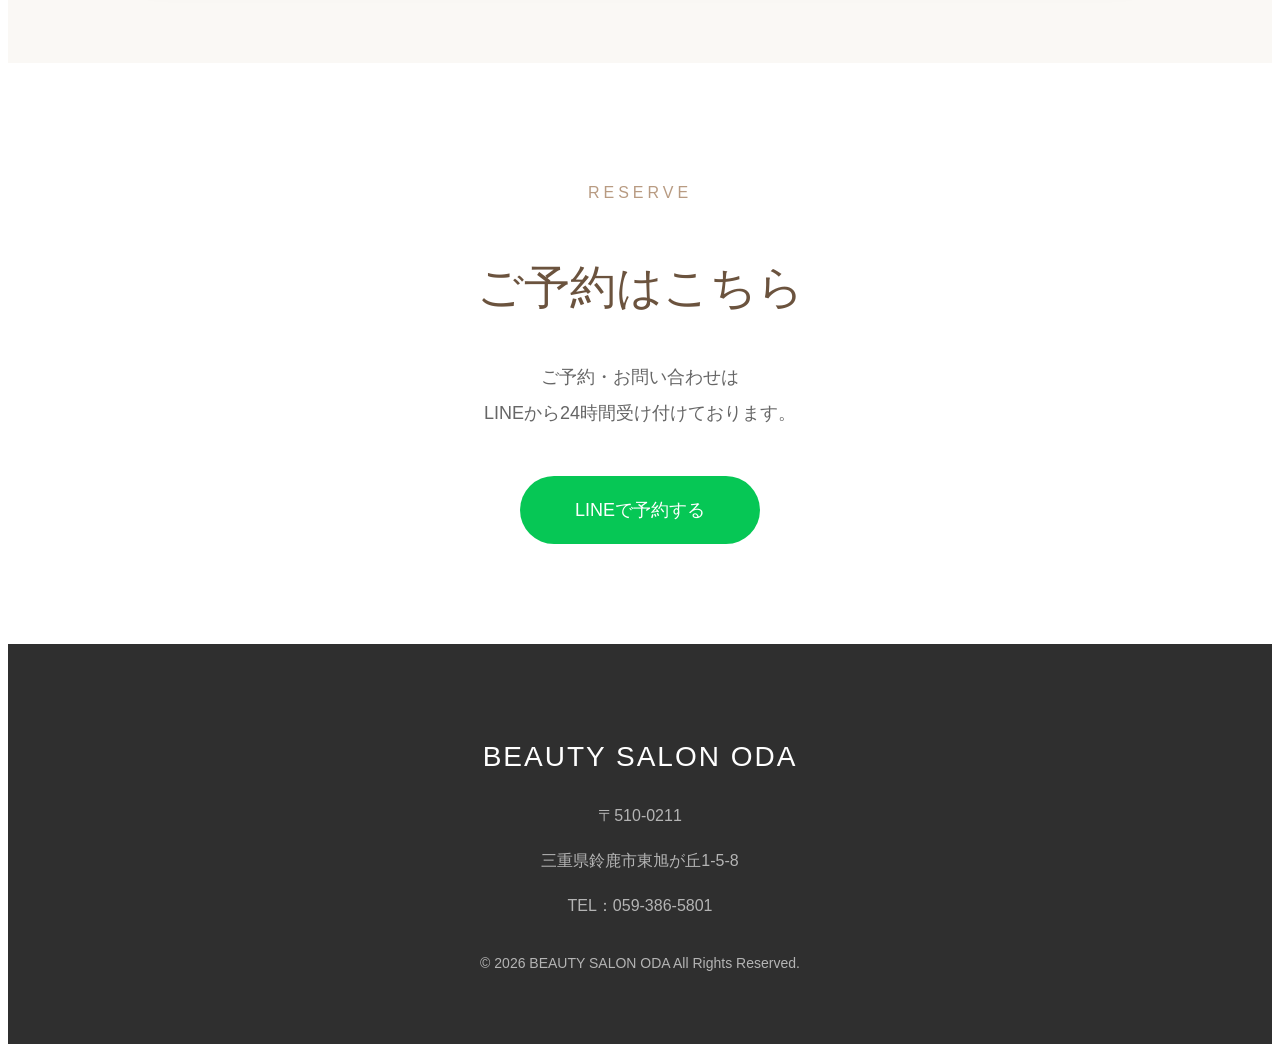
<file: menu/lashes.html>
<!DOCTYPE html>
<html lang="ja">

<head>

    <meta charset="UTF-8">

    <meta name="viewport" content="width=device-width, initial-scale=1.0">

    <meta name="description"
        content="鈴鹿市の美容室BEAUTY SALON ODAのまつ毛メニュー。まつ毛パーマや本数から選べるまつ毛エクステで、自然で華やかな目元を演出いたします。">

    <title>まつ毛 | BEAUTY SALON ODA</title>

    <link rel="stylesheet" href="menu.css">
    <link rel="icon" href="images/favicon.png" type="image/png">

</head>


<body>


<!-- ===================================
Header
=================================== -->

<header>

    <div class="logo">

        BEAUTY SALON ODA

    </div>


    <nav>

        <ul>

            <li>
                <a href="../index.html">HOME</a>
            </li>

            <li>
                <a href="../index.html#concept">CONCEPT</a>
            </li>

            <li>
                <a href="../index.html#menu">MENU</a>
            </li>

            <li>
                <a href="https://maps.app.goo.gl/itdPUgMnaGrqR2Z59" target="_blank" rel="noopener noreferrer">ACCESS</a>
            </li>

            <li>
                <a href="https://lin.ee/UoAYWeLb">LINE予約</a>
            </li>

        </ul>

    </nav>

</header>



<!-- ===================================
Hero
=================================== -->

<section class="page-hero">

    <div class="hero-inner">


        <!-- 画像 -->

        <div class="hero-image">

            <img
                src="images/eyelash-concept.png"
                alt="まつ毛メニューのイメージ">

        </div>


        <!-- テキスト -->

        <div class="hero-text">

            <h1>
                EYELASH
            </h1>

            <h2>
                理想の目元を叶える<br>
                ナチュラルで美しい仕上がり
            </h2>

            <p class="hero-description">

                お客様のお顔立ちや自まつ毛の状態に合わせた丁寧な施術で、<br>
                華やかで自然な目元を演出いたします。<br>
                まつ毛パーマからエクステまで、お気軽にご相談ください。

            </p>


            <a href="#" class="hero-btn">

                LINEで予約する

            </a>

        </div>


    </div>

</section>



<!-- ===================================
Breadcrumb
=================================== -->

<section class="breadcrumb">

    <div class="container">

        <a href="../index.html">
            HOME
        </a>

        <span>
            ›
        </span>

        <span>
            まつ毛
        </span>

    </div>

</section>



<!-- ===================================
Concept
=================================== -->

<section class="concept">

    <div class="container">


        <p class="section-en">
            Our Philosophy
        </p>


        <h2>
            まつ毛施術のこだわり
        </h2>


        <div class="concept-grid">


            <!-- 左：画像 -->

            <div>

                <img
                    src="images/eyelash.png"
                    alt="まつ毛施術のイメージ">

            </div>


            <!-- 右：文章 -->

            <div class="concept-text">

                <h3>

                    安心・安全を第一に考える<br>
                    丁寧なカウンセリング

                </h3>


                <p>

                    施術前には注意事項をご説明し、ご納得いただいたうえで<br>
                    丁寧なカウンセリングを実施しております。

                </p>


                <p>

                    自まつ毛の健康に配慮しながら、デザインのご希望や<br>
                    普段のメイクスタイルに合わせた最適なプランをご提案いたします。

                </p>


                <p>

                    お好みのカール感やボリューム感など、<br>
                    なりたい目元のイメージをお気軽にご相談ください。

                </p>

            </div>


        </div>

    </div>

</section>



<!-- ===================================
Price Menu
=================================== -->

<section class="price">

    <div class="container">


        <p class="section-en">
            Price Menu
        </p>


        <h2>
            Eyelash Menu
        </h2>


        <!-- 注意事項メモ -->

        <div style="margin-bottom: 30px; padding: 15px 20px; background: #faf7f2; border-left: 4px solid #8c6b4d; border-radius: 4px; font-size: 14px; color: #6b533e;">

            ※注意事項をお読みいただき、ご了承を得てからカウンセリングに入らせていただきます。

        </div>


        <!-- まつ毛パーマ -->

        <div class="price-list">

            <div class="price-item-header">
                <h3>まつ毛パーマ</h3>
            </div>

            <div class="price-item">
                <span>施術料金</span>
                <span>¥3,800</span>
            </div>

        </div>


        <!-- まつ毛エクステ -->

        <div class="price-list">

            <div class="price-item-header">
                <h3>まつ毛エクステ（追加／両目を含む）</h3>
            </div>

            <div class="price-item">
                <span>10本</span>
                <span>¥1,200</span>
            </div>

            <div class="price-item">
                <span>20本</span>
                <span>¥1,700</span>
            </div>

            <div class="price-item">
                <span>40本</span>
                <span>¥3,500</span>
            </div>

            <div class="price-item">
                <span>60本</span>
                <span>¥4,500</span>
            </div>

            <div class="price-item">
                <span>80本</span>
                <span>¥5,500</span>
            </div>

            <div class="price-item">
                <span>付け放題</span>
                <span>¥9,000</span>
            </div>

        </div>


    </div>

</section>



<!-- ===================================
Reserve
=================================== -->

<section class="reserve">

    <div class="container">


        <p class="section-en">
            Reserve
        </p>


        <h2>
            ご予約はこちら
        </h2>


        <p class="reserve-text">

            ご予約・お問い合わせは<br>
            LINEから24時間受け付けております。

        </p>


        <a href="https://lin.ee/UoAYWeLb" class="reserve-btn">

            LINEで予約する

        </a>


    </div>

</section>



<!-- ===================================
Footer
=================================== -->

<footer>

    <div class="footer-inner">


        <h3>
            BEAUTY SALON ODA
        </h3>


        <p>
            〒510-0211
        </p>


        <p>
            三重県鈴鹿市東旭が丘1-5-8
        </p>


        <p>
            TEL：059-386-5801
        </p>


        <p class="copyright">

            © 2026 BEAUTY SALON ODA All Rights Reserved.

        </p>


    </div>

</footer>



<!-- ===================================
Header Scroll
=================================== -->

<script>

window.addEventListener("scroll", function(){

    const header = document.querySelector("header");

    if(window.scrollY > 80){

        header.classList.add("scrolled");

    }else{

        header.classList.remove("scrolled");

    }

});

</script>


</body>

</html>
</file>
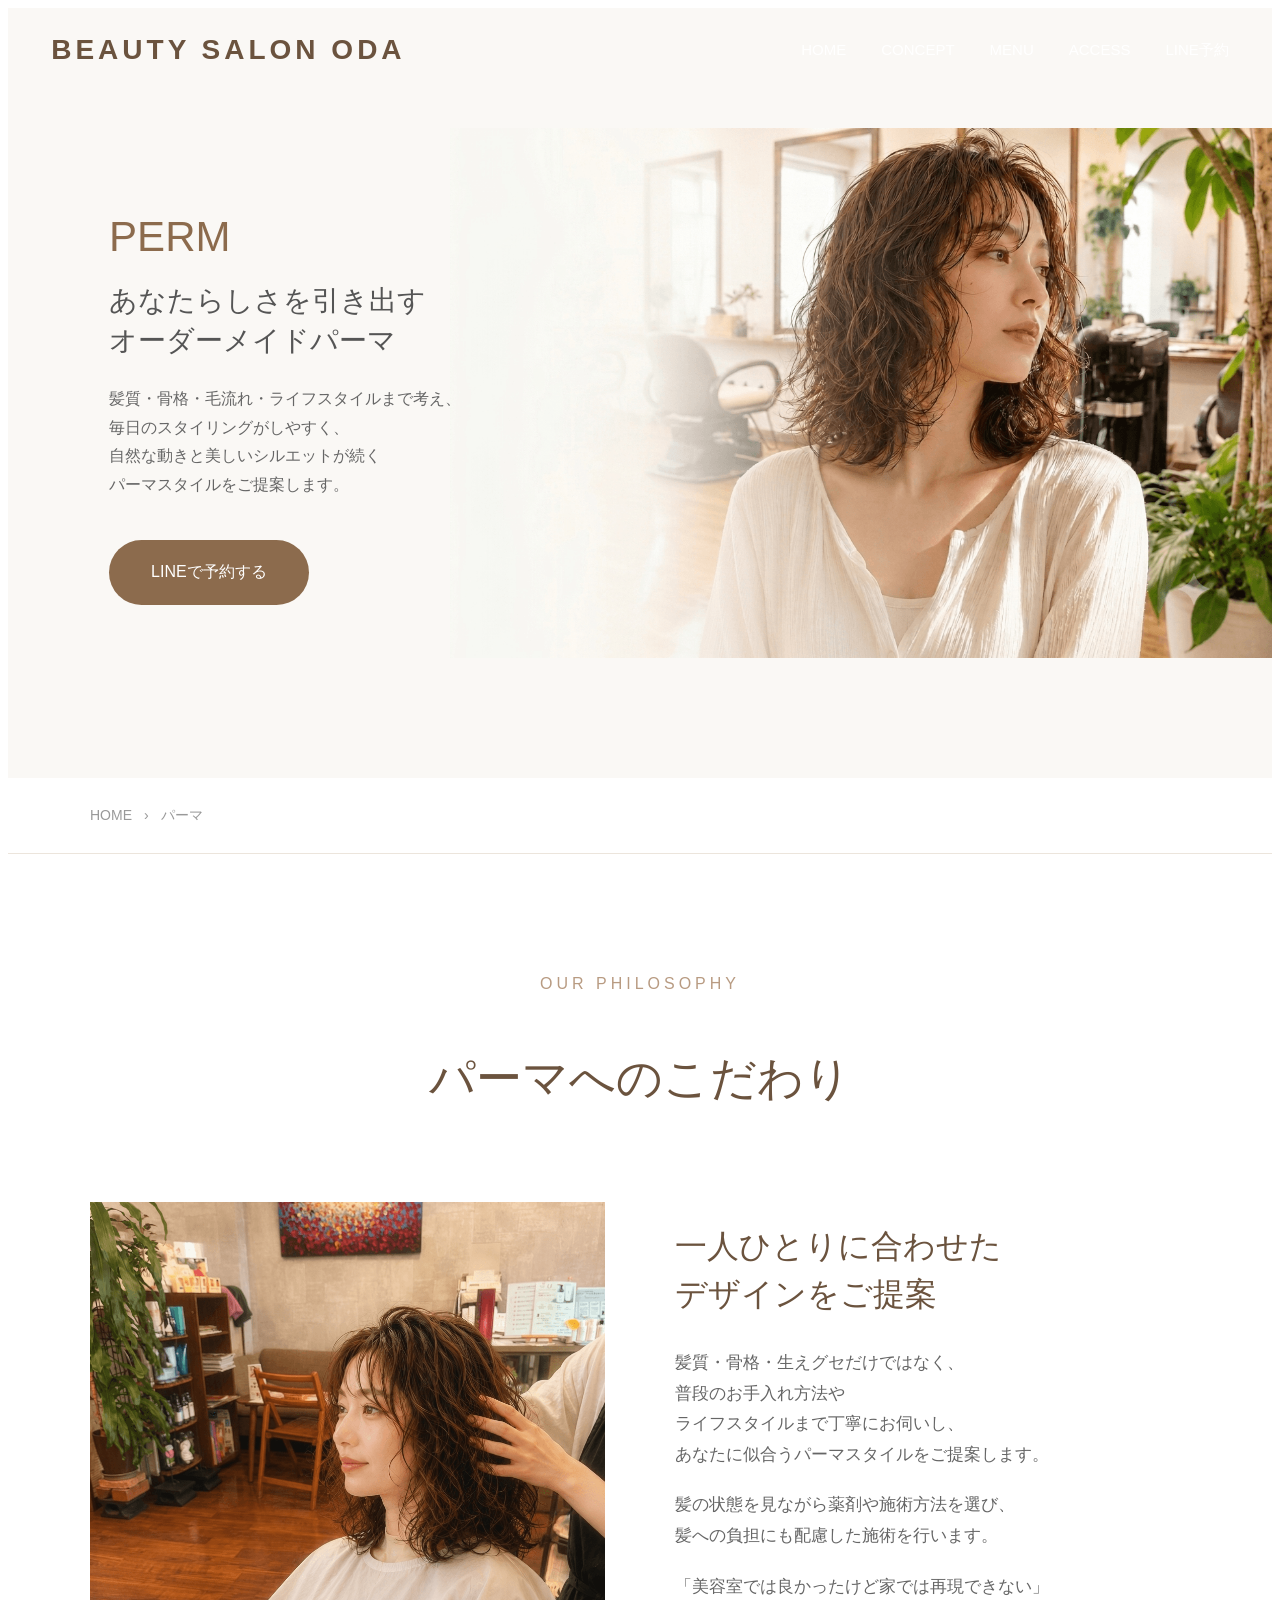
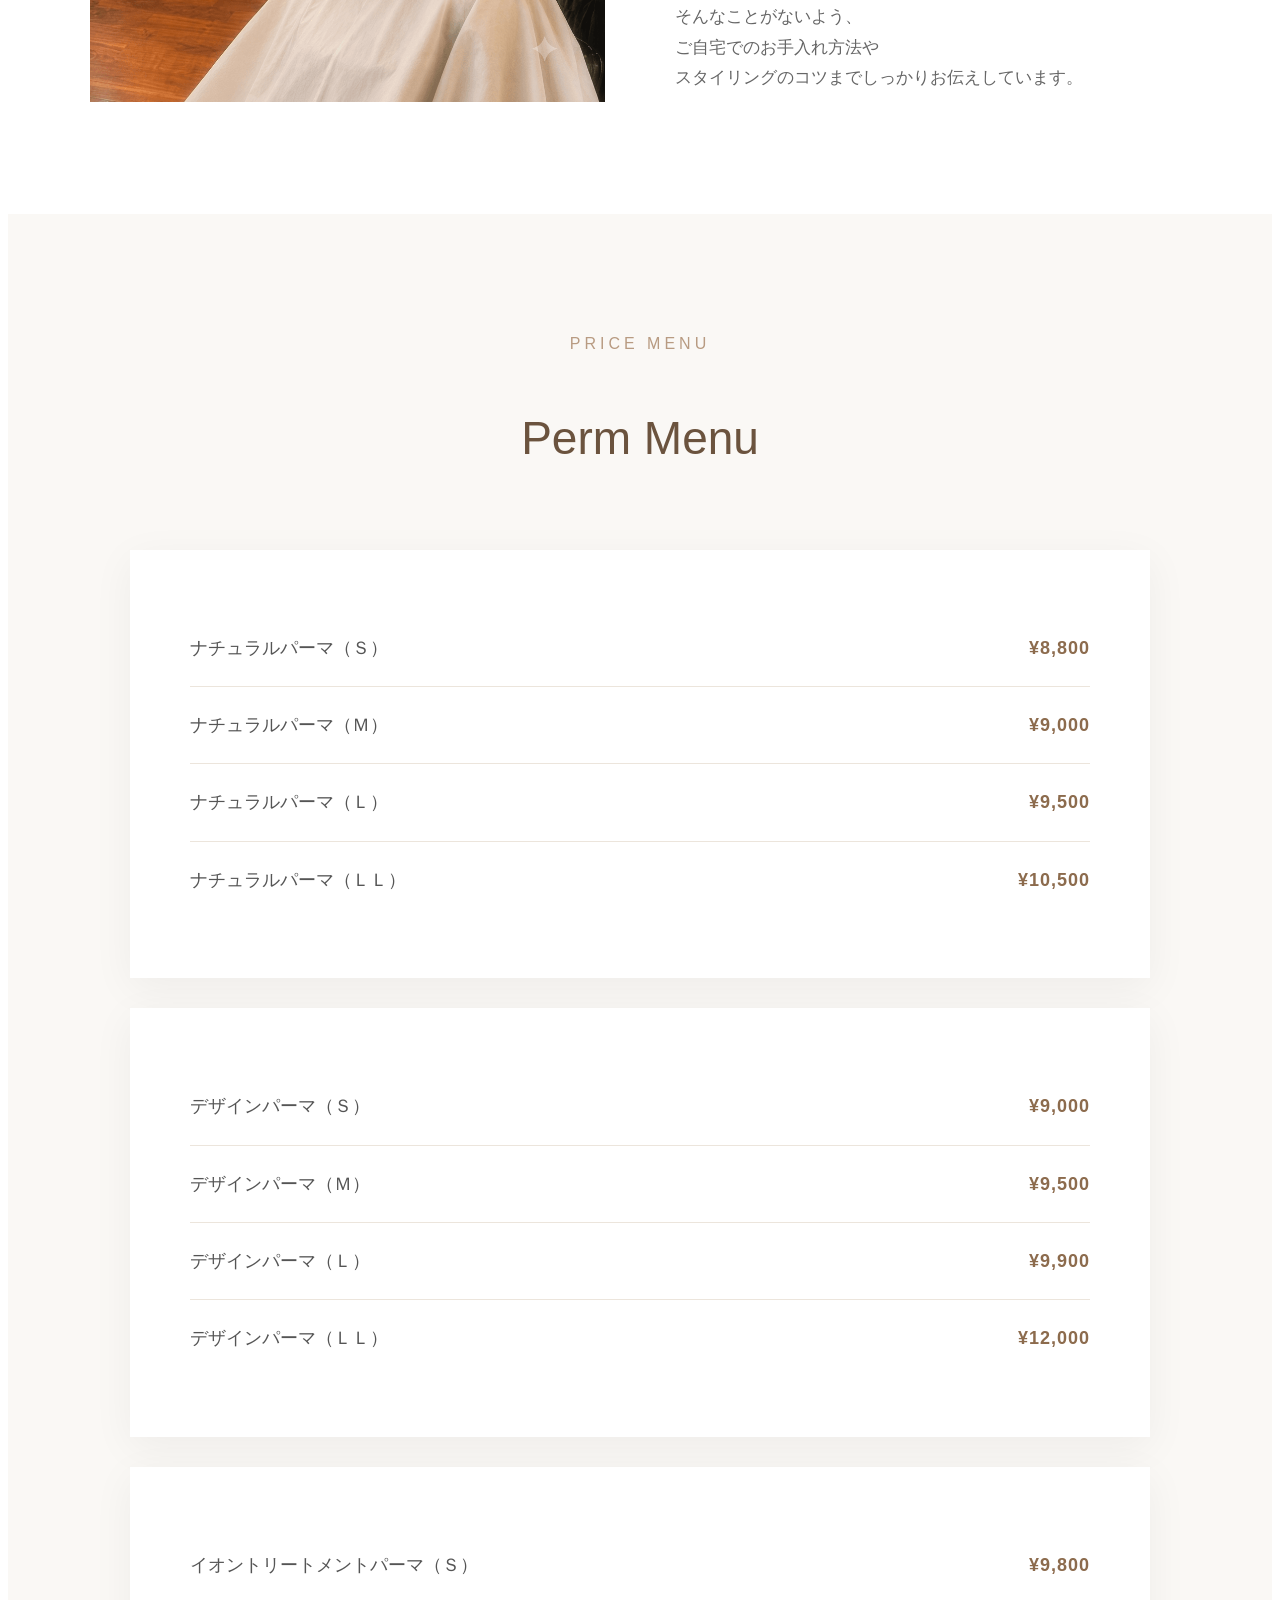
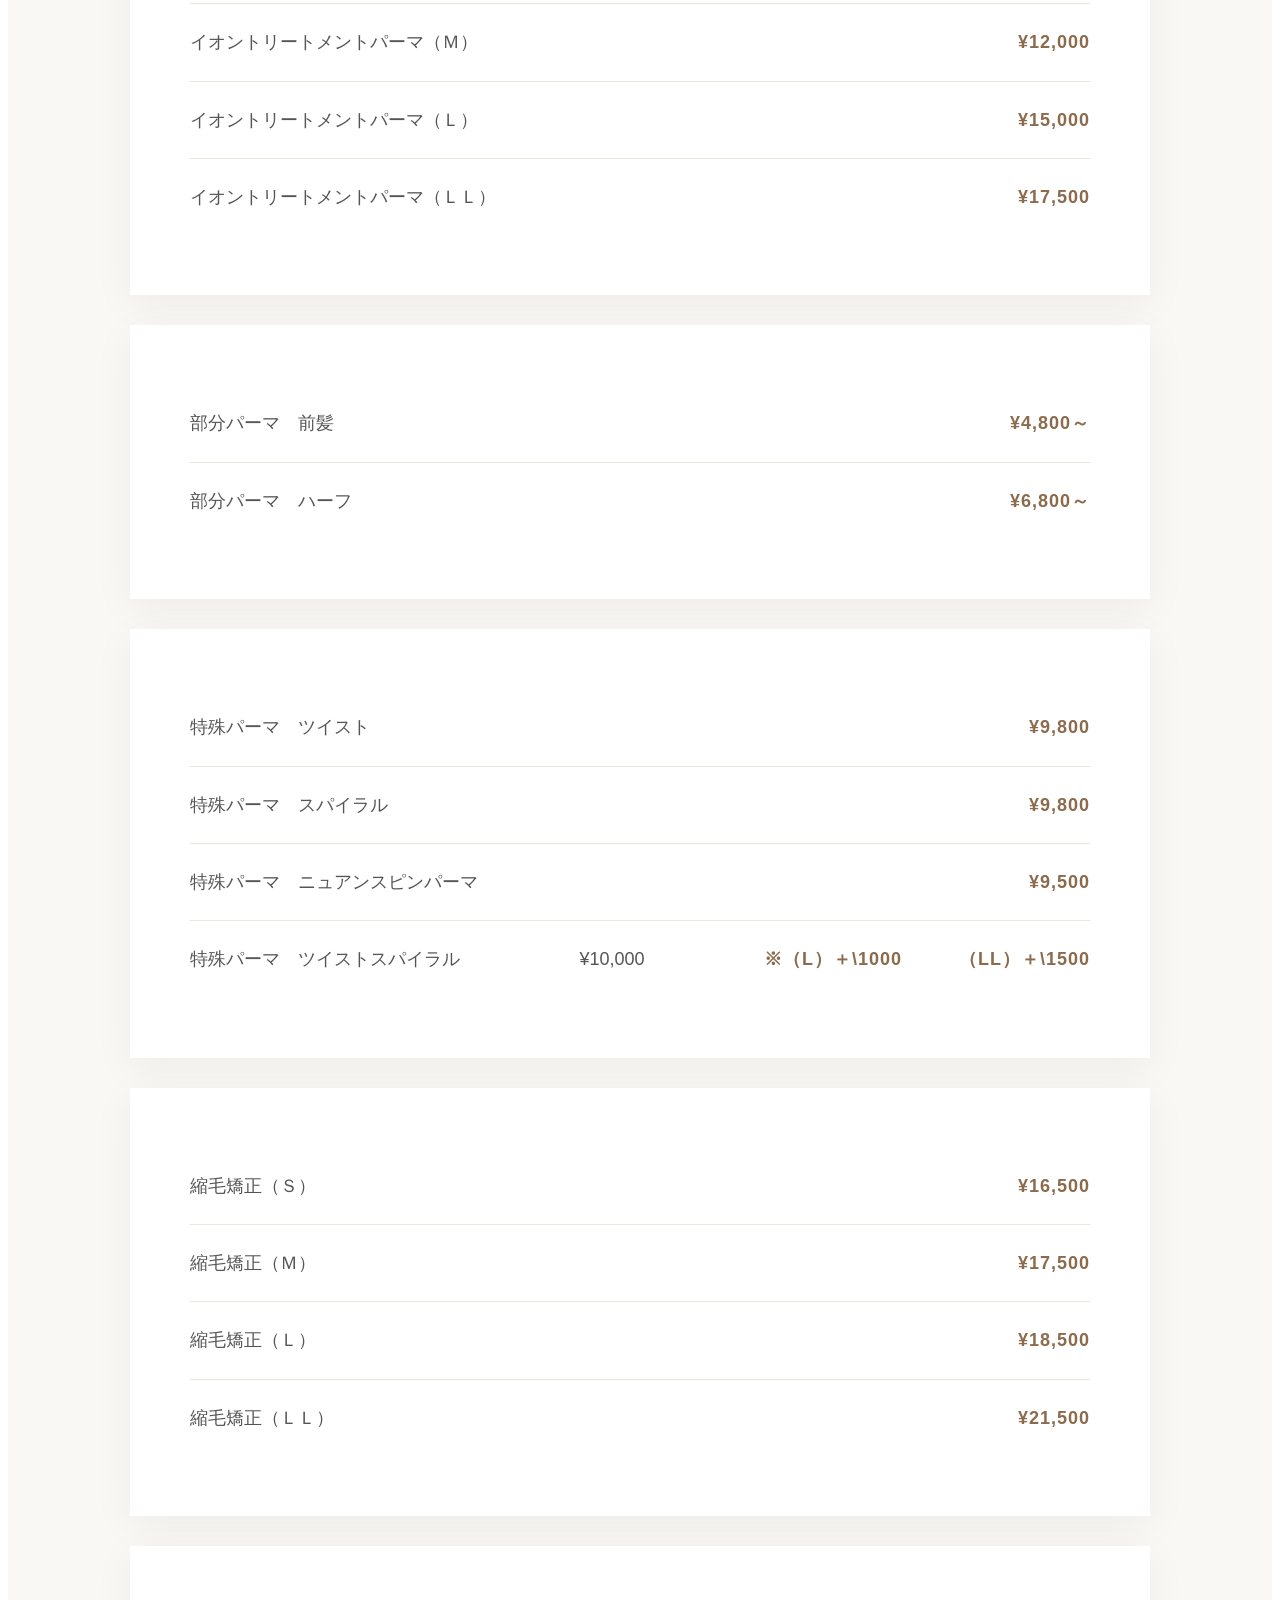
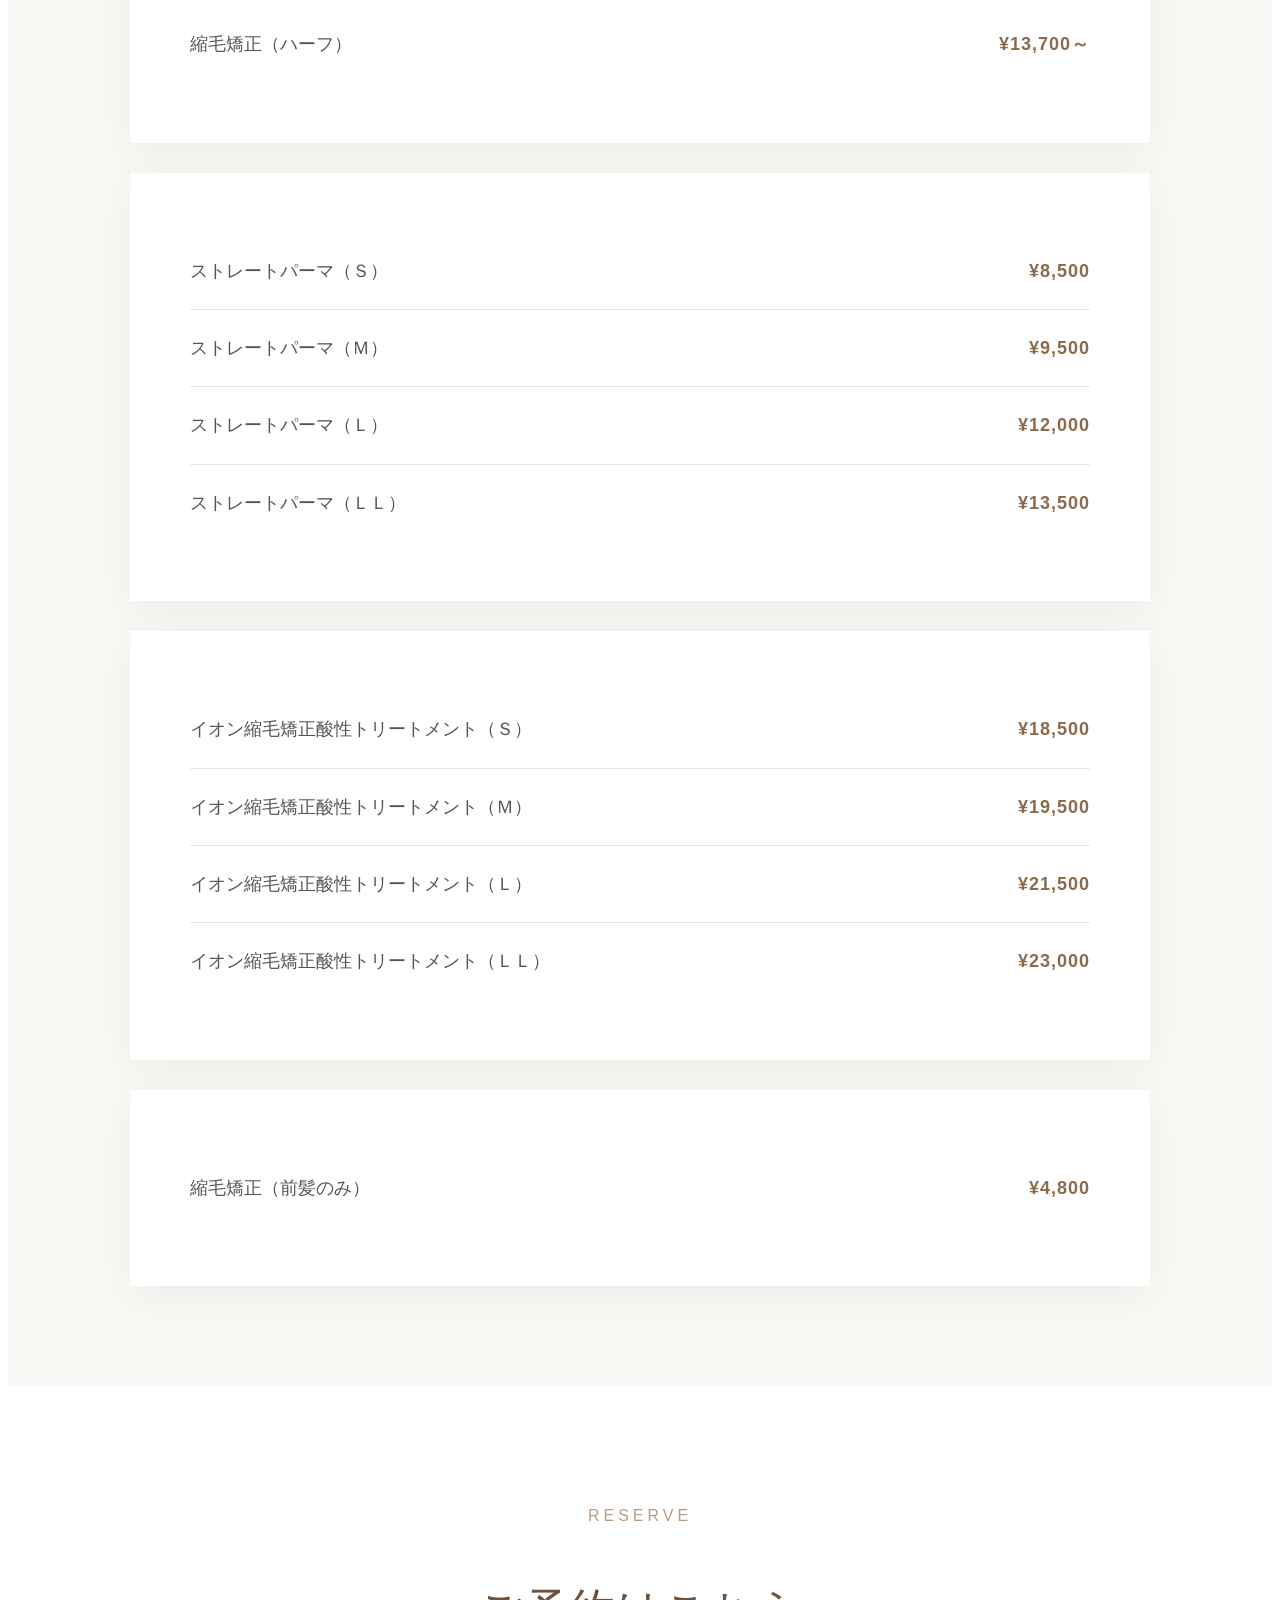
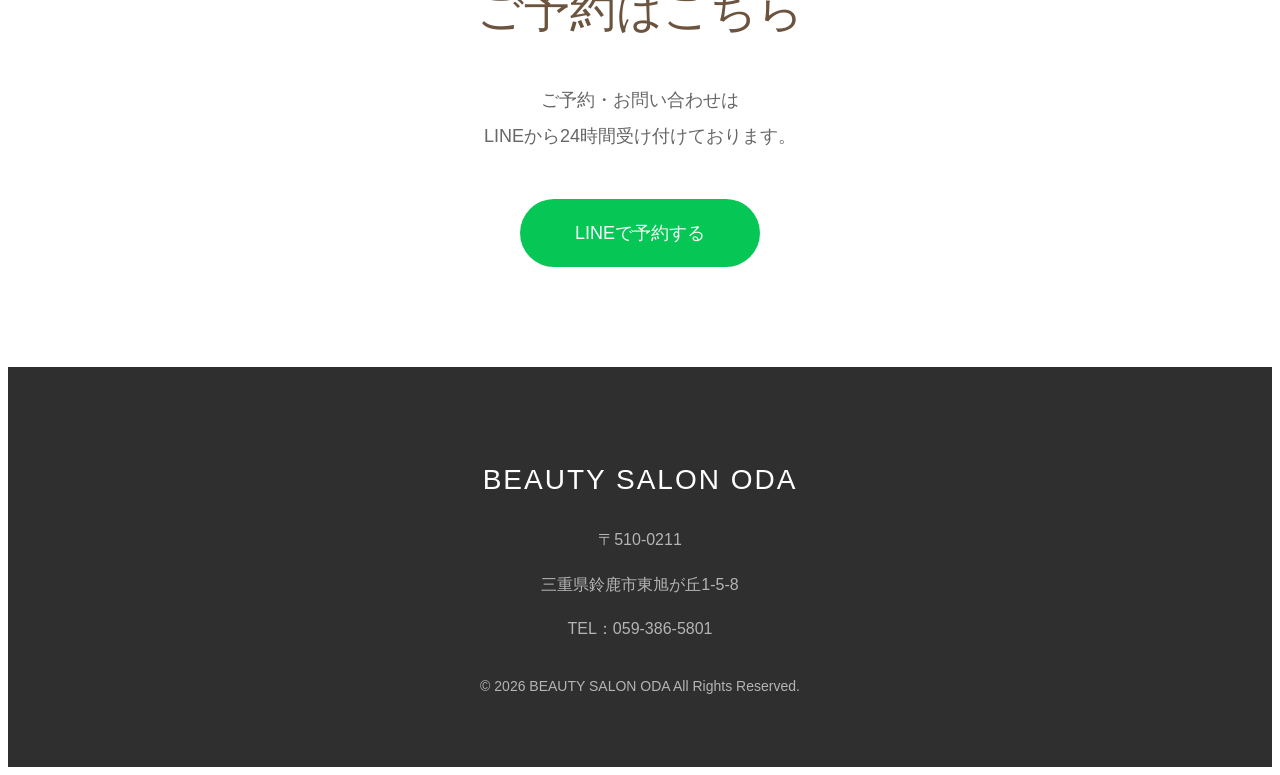
<file: menu/perm.html>
<!DOCTYPE html>
<html lang="ja">

<head>

    <meta charset="UTF-8">

    <meta name="viewport" content="width=device-width, initial-scale=1.0">

    <meta name="description"
        content="鈴鹿市の美容室BEAUTY SALON ODAのパーマメニュー。ナチュラルパーマ・デザインパーマ・イオントリートメントパーマ・縮毛矯正・ストレートパーマまで、一人ひとりに合わせた丁寧な施術をご提供します。">

    <meta name="viewport" content="width=device-width, initial-scale=1.0">
    
    <title>パーマ | BEAUTY SALON ODA</title>

    <link rel="stylesheet" href="menu.css">
    <link rel="icon" href="images/favicon.png" type="image/png">

</head>


<body>


<!-- ===================================
Header
=================================== -->

<header>

    <div class="logo">

        BEAUTY SALON ODA

    </div>


    <nav>

        <ul>

            <li>
                <a href="../index.html">HOME</a>
            </li>

            <li>
                <a href="../index.html#concept">CONCEPT</a>
            </li>

            <li>
                <a href="../index.html#menu">MENU</a>
            </li>

            <li>
                <a href="https://maps.app.goo.gl/itdPUgMnaGrqR2Z59" target="_blank" rel="noopener noreferrer">ACCESS</a>
            </li>

            <li>
                <a href="https://lin.ee/UoAYWeLb">LINE予約</a>
            </li>

        </ul>

    </nav>

</header>



<!-- ===================================
Hero
=================================== -->

<section class="page-hero">

    <div class="hero-inner">


        <!-- 画像 -->

        <div class="hero-image">

            <img
                src="images/perm.png"
                alt="パーマのイメージ">

        </div>


        <!-- テキスト -->

        <div class="hero-text">

            <h1>
                PERM
            </h1>

            <h2>
                あなたらしさを引き出す<br>
                オーダーメイドパーマ
            </h2>

            <p class="hero-description">

                髪質・骨格・毛流れ・ライフスタイルまで考え、<br>
                毎日のスタイリングがしやすく、<br>
                自然な動きと美しいシルエットが続く<br>
                パーマスタイルをご提案します。

            </p>


            <a href="#" class="hero-btn">

                LINEで予約する

            </a>

        </div>


    </div>

</section>



<!-- ===================================
Breadcrumb
=================================== -->

<section class="breadcrumb">

    <div class="container">

        <a href="../index.html">
            HOME
        </a>

        <span>
            ›
        </span>

        <span>
            パーマ
        </span>

    </div>

</section>



<!-- ===================================
Concept
=================================== -->

<section class="concept">

    <div class="container">


        <p class="section-en">
            Our Philosophy
        </p>


        <h2>
            パーマへのこだわり
        </h2>


        <div class="concept-grid">


            <!-- 左：画像 -->

            <div>

                <img
                    src="images/perm-concept.png"
                    alt="パーマ施術のイメージ">

            </div>


            <!-- 右：文章 -->

            <div class="concept-text">

                <h3>

                    一人ひとりに合わせた<br>
                    デザインをご提案

                </h3>


                <p>

                    髪質・骨格・生えグセだけではなく、<br>
                    普段のお手入れ方法や<br>
                    ライフスタイルまで丁寧にお伺いし、<br>
                    あなたに似合うパーマスタイルをご提案します。

                </p>


                <p>

                    髪の状態を見ながら薬剤や施術方法を選び、<br>
                    髪への負担にも配慮した施術を行います。

                </p>


                <p>

                    「美容室では良かったけど家では再現できない」<br>
                    そんなことがないよう、<br>
                    ご自宅でのお手入れ方法や<br>
                    スタイリングのコツまでしっかりお伝えしています。

                </p>

            </div>


        </div>

    </div>

</section>



<!-- ===================================
Price Menu
=================================== -->

<section class="price">

    <div class="container">


        <p class="section-en">
            Price Menu
        </p>


        <h2>
            Perm Menu
        </h2>



        <!-- ナチュラルパーマ -->

        <div class="price-list">


            <div class="price-item">

                <span>
                    ナチュラルパーマ（Ｓ）
                </span>

                <span>
                    ¥8,800
                </span>

            </div>


            <div class="price-item">

                <span>
                    ナチュラルパーマ（Ｍ）
                </span>

                <span>
                    ¥9,000
                </span>

            </div>


            <div class="price-item">

                <span>
                    ナチュラルパーマ（Ｌ）
                </span>

                <span>
                    ¥9,500
                </span>

            </div>


            <div class="price-item">

                <span>
                    ナチュラルパーマ（ＬＬ）
                </span>

                <span>
                    ¥10,500
                </span>

            </div>


        </div>



        <!-- デザインパーマ -->

        <div class="price-list">


            <div class="price-item">

                <span>
                    デザインパーマ（Ｓ）
                </span>

                <span>
                    ¥9,000
                </span>

            </div>


            <div class="price-item">

                <span>
                    デザインパーマ（Ｍ）
                </span>

                <span>
                    ¥9,500
                </span>

            </div>


            <div class="price-item">

                <span>
                    デザインパーマ（Ｌ）
                </span>

                <span>
                    ¥9,900
                </span>

            </div>


            <div class="price-item">

                <span>
                    デザインパーマ（ＬＬ）
                </span>

                <span>
                    ¥12,000
                </span>

            </div>


        </div>



        <!-- イオントリートメントパーマ -->

        <div class="price-list">


            <div class="price-item">

                <span>
                    イオントリートメントパーマ（Ｓ）
                </span>

                <span>
                    ¥9,800
                </span>

            </div>


            <div class="price-item">

                <span>
                    イオントリートメントパーマ（Ｍ）
                </span>

                <span>
                    ¥12,000
                </span>

            </div>


            <div class="price-item">

                <span>
                    イオントリートメントパーマ（Ｌ）
                </span>

                <span>
                    ¥15,000
                </span>

            </div>


            <div class="price-item">

                <span>
                    イオントリートメントパーマ（ＬＬ）
                </span>

                <span>
                    ¥17,500
                </span>

            </div>


        </div>



        <!-- 部分パーマ -->

        <div class="price-list">


            <div class="price-item">

                <span>
                    部分パーマ　前髪
                </span>

                <span>
                    ¥4,800～
                </span>

            </div>


            <div class="price-item">

                <span>
                    部分パーマ　ハーフ
                </span>

                <span>
                    ¥6,800～
                </span>

            </div>


        </div>



        <!-- 特殊パーマ -->

        <div class="price-list">


            <div class="price-item">

                <span>
                    特殊パーマ　ツイスト
                </span>

                <span>
                    ¥9,800
                </span>

            </div>


            <div class="price-item">

                <span>
                    特殊パーマ　スパイラル
                </span>

                <span>
                    ¥9,800
                </span>

            </div>


            <div class="price-item">

                <span>
                    特殊パーマ　ニュアンスピンパーマ
                </span>

                <span>
                    ¥9,500
                </span>

            </div>


            <div class="price-item">

                <span>
                    特殊パーマ　ツイストスパイラル
                </span>

                <span>
                    ¥10,000
                </span>

                <span>
                ※（L）＋\1000　　　（LL）＋\1500
                </span>
                    
            </div>


        </div>



        <!-- 縮毛矯正 -->

        <div class="price-list">


            <div class="price-item">

                <span>
                    縮毛矯正（Ｓ）
                </span>

                <span>
                    ¥16,500
                </span>

            </div>


            <div class="price-item">

                <span>
                    縮毛矯正（Ｍ）
                </span>

                <span>
                    ¥17,500
                </span>

            </div>


            <div class="price-item">

                <span>
                    縮毛矯正（Ｌ）
                </span>

                <span>
                    ¥18,500
                </span>

            </div>


            <div class="price-item">

                <span>
                    縮毛矯正（ＬＬ）
                </span>

                <span>
                    ¥21,500
                </span>

            </div>


        </div>



        <!-- 縮毛矯正 ハーフ -->

        <div class="price-list">


            <div class="price-item">

                <span>
                    縮毛矯正（ハーフ）
                </span>

                <span>
                    ¥13,700～
                </span>

            </div>


        </div>



        <!-- ストレートパーマ -->

        <div class="price-list">


            <div class="price-item">

                <span>
                    ストレートパーマ（Ｓ）
                </span>

                <span>
                    ¥8,500
                </span>

            </div>


            <div class="price-item">

                <span>
                    ストレートパーマ（Ｍ）
                </span>

                <span>
                    ¥9,500
                </span>

            </div>


            <div class="price-item">

                <span>
                    ストレートパーマ（Ｌ）
                </span>

                <span>
                    ¥12,000
                </span>

            </div>


            <div class="price-item">

                <span>
                    ストレートパーマ（ＬＬ）
                </span>

                <span>
                    ¥13,500
                </span>

            </div>


        </div>



        <!-- イオン縮毛矯正酸性トリートメント -->

        <div class="price-list">


            <div class="price-item">

                <span>
                    イオン縮毛矯正酸性トリートメント（Ｓ）
                </span>

                <span>
                    ¥18,500
                </span>

            </div>


            <div class="price-item">

                <span>
                    イオン縮毛矯正酸性トリートメント（Ｍ）
                </span>

                <span>
                    ¥19,500
                </span>

            </div>


            <div class="price-item">

                <span>
                    イオン縮毛矯正酸性トリートメント（Ｌ）
                </span>

                <span>
                    ¥21,500
                </span>

            </div>


            <div class="price-item">

                <span>
                    イオン縮毛矯正酸性トリートメント（ＬＬ）
                </span>

                <span>
                    ¥23,000
                </span>

            </div>


        </div>



        <!-- 縮毛矯正 前髪 -->

        <div class="price-list">


            <div class="price-item">

                <span>
                    縮毛矯正（前髪のみ）
                </span>

                <span>
                    ¥4,800
                </span>

            </div>


        </div>


    </div>

</section>



<!-- ===================================
Reserve
=================================== -->

<section class="reserve">

    <div class="container">


        <p class="section-en">
            Reserve
        </p>


        <h2>
            ご予約はこちら
        </h2>


        <p class="reserve-text">

            ご予約・お問い合わせは<br>
            LINEから24時間受け付けております。

        </p>


        <a href="https://lin.ee/UoAYWeLb" class="reserve-btn">

            LINEで予約する

        </a>


    </div>

</section>



<!-- ===================================
Footer
=================================== -->

<footer>

    <div class="footer-inner">


        <h3>
            BEAUTY SALON ODA
        </h3>


        <p>
            〒510-0211
        </p>


        <p>
            三重県鈴鹿市東旭が丘1-5-8
        </p>


        <p>
            TEL：059-386-5801
        </p>


        <p class="copyright">

            © 2026 BEAUTY SALON ODA All Rights Reserved.

        </p>


    </div>

</footer>



<!-- ===================================
Header Scroll
=================================== -->

<script>

window.addEventListener("scroll", function(){

    const header = document.querySelector("header");

    if(window.scrollY > 80){

        header.classList.add("scrolled");

    }else{

        header.classList.remove("scrolled");

    }

});

</script>


</body>

</html>
</file>
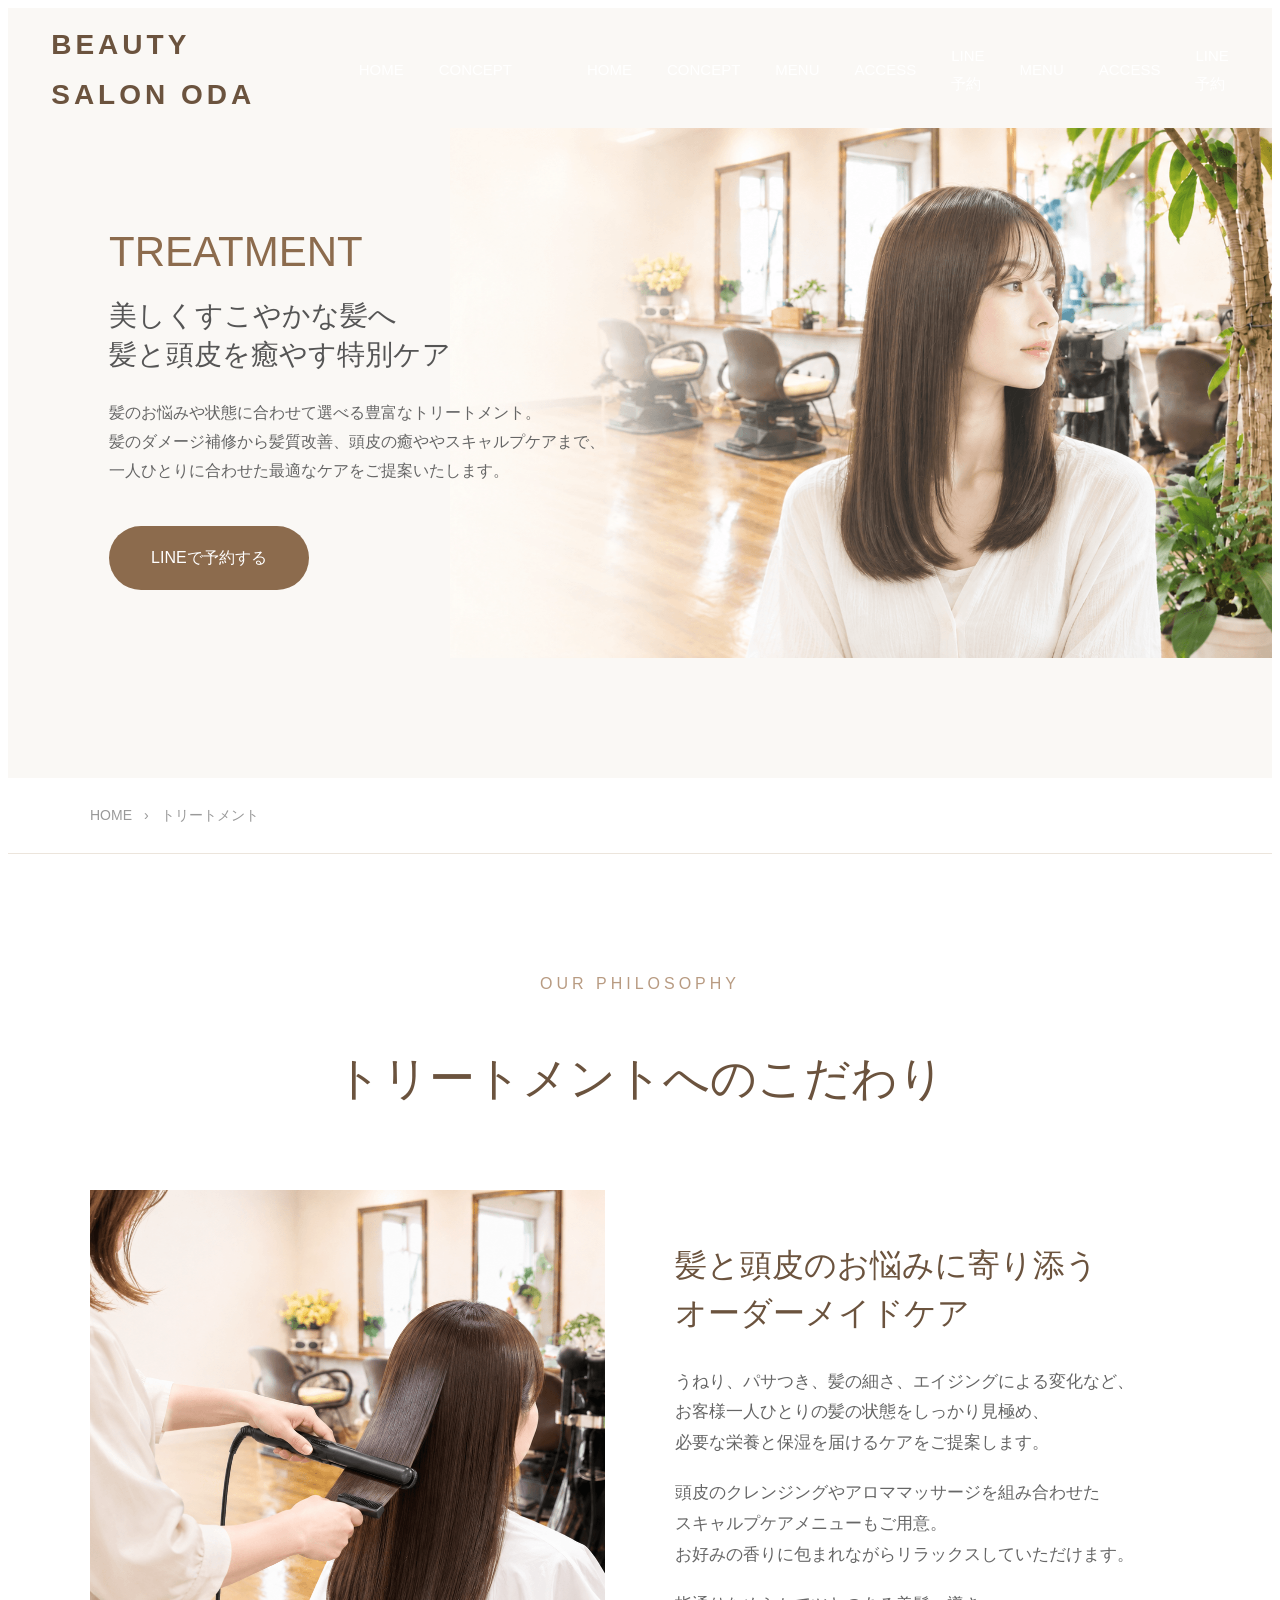
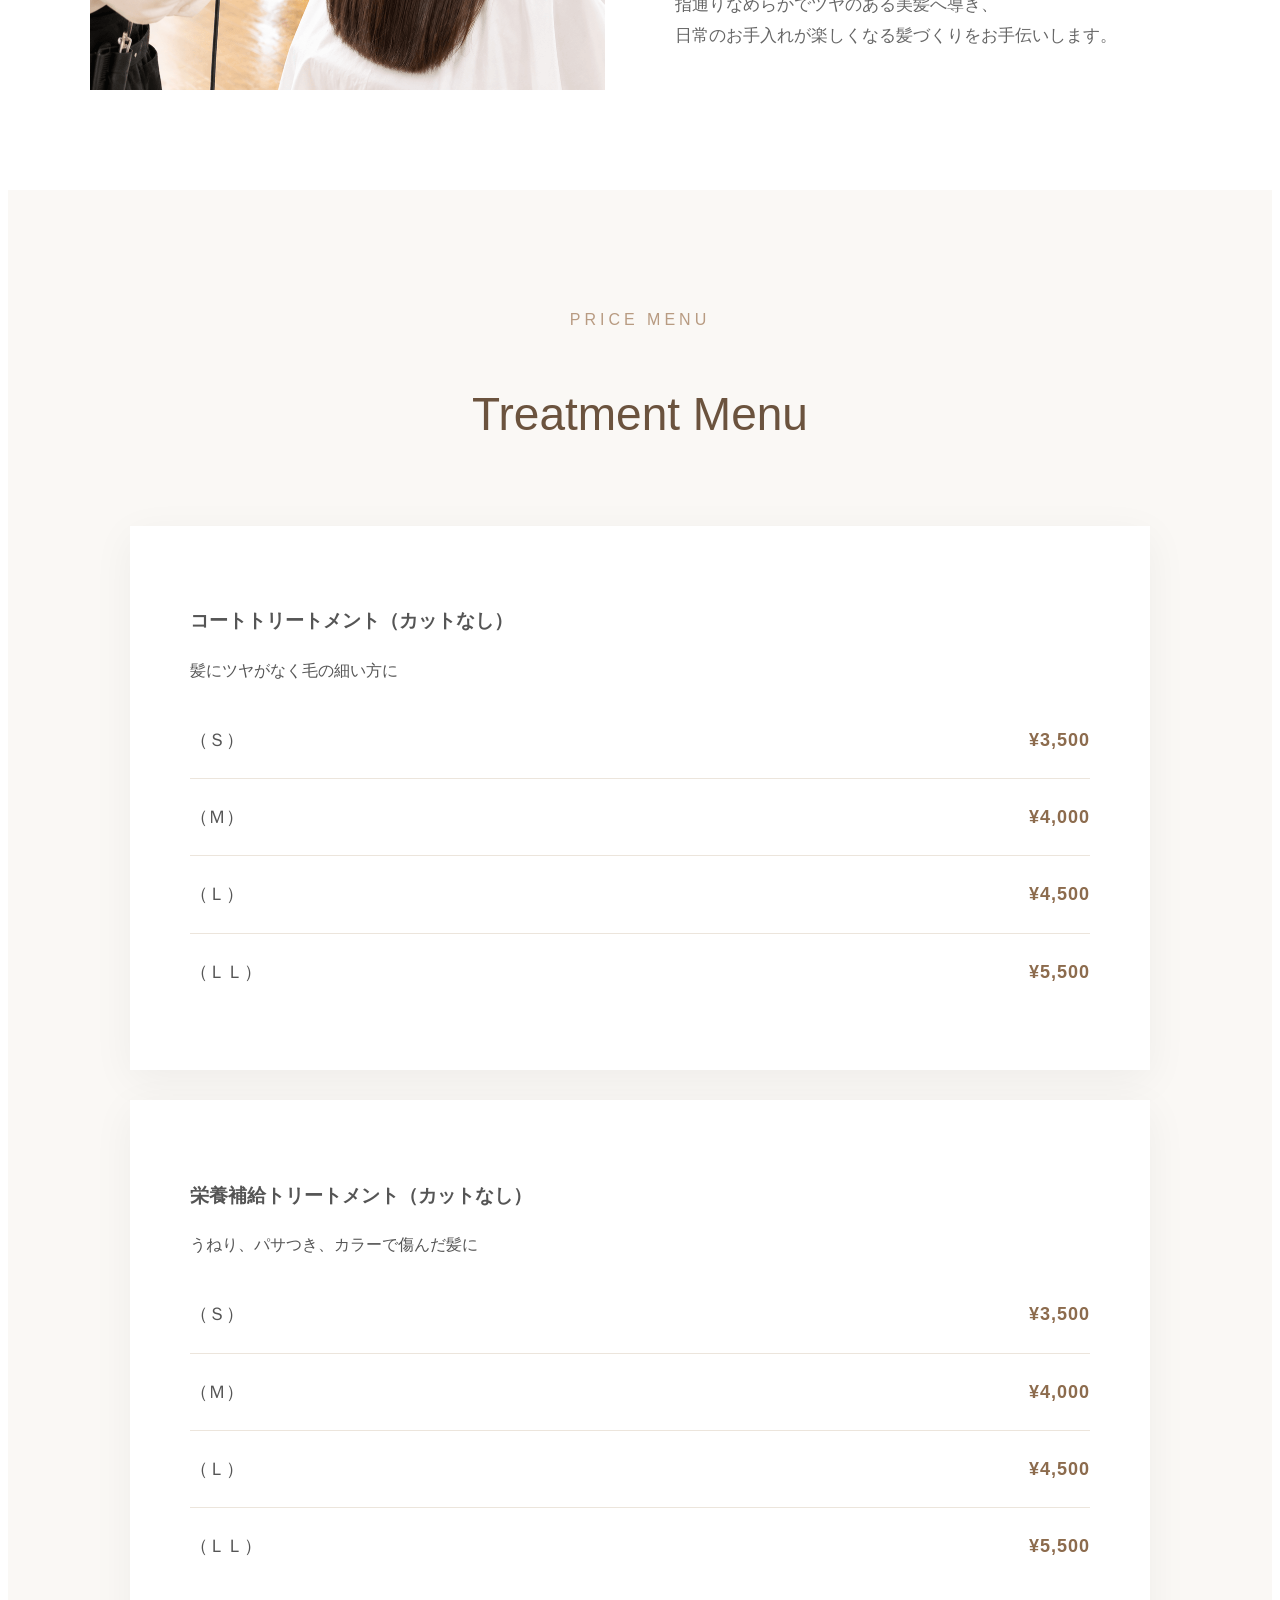
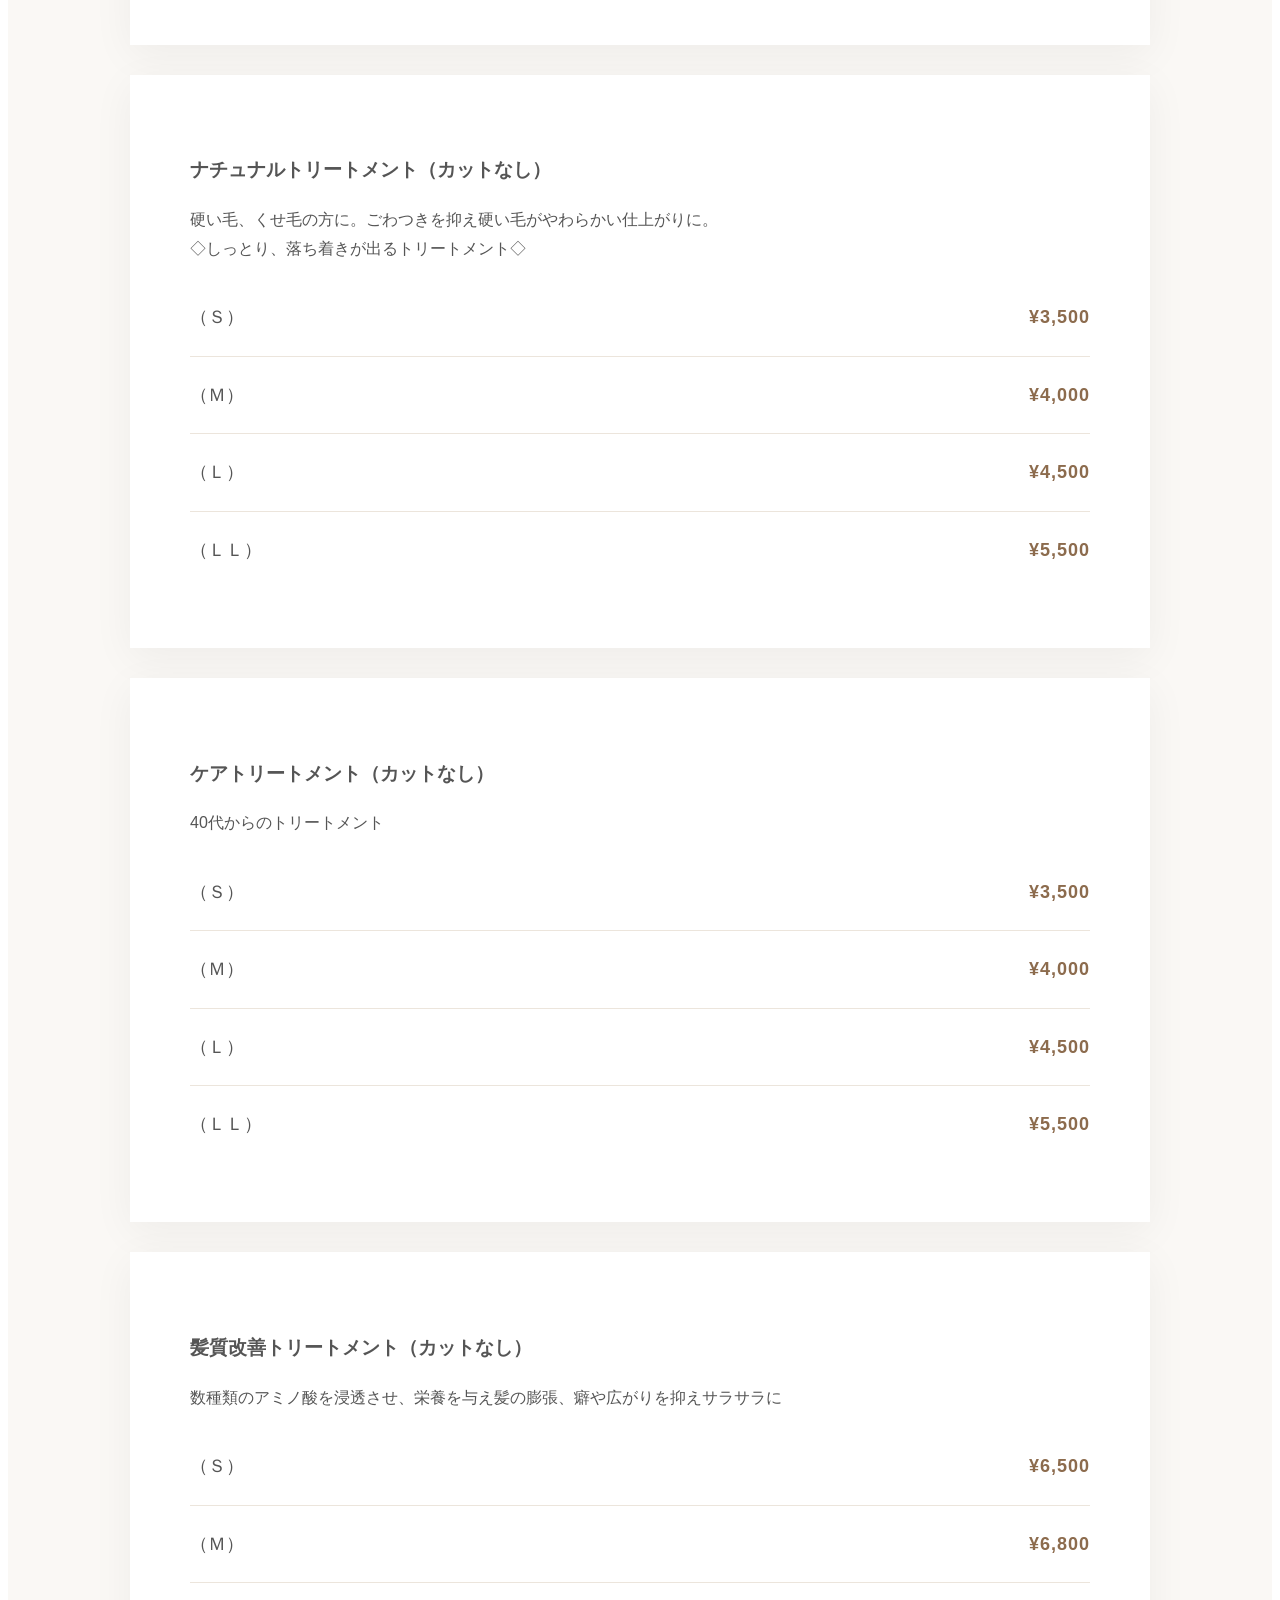
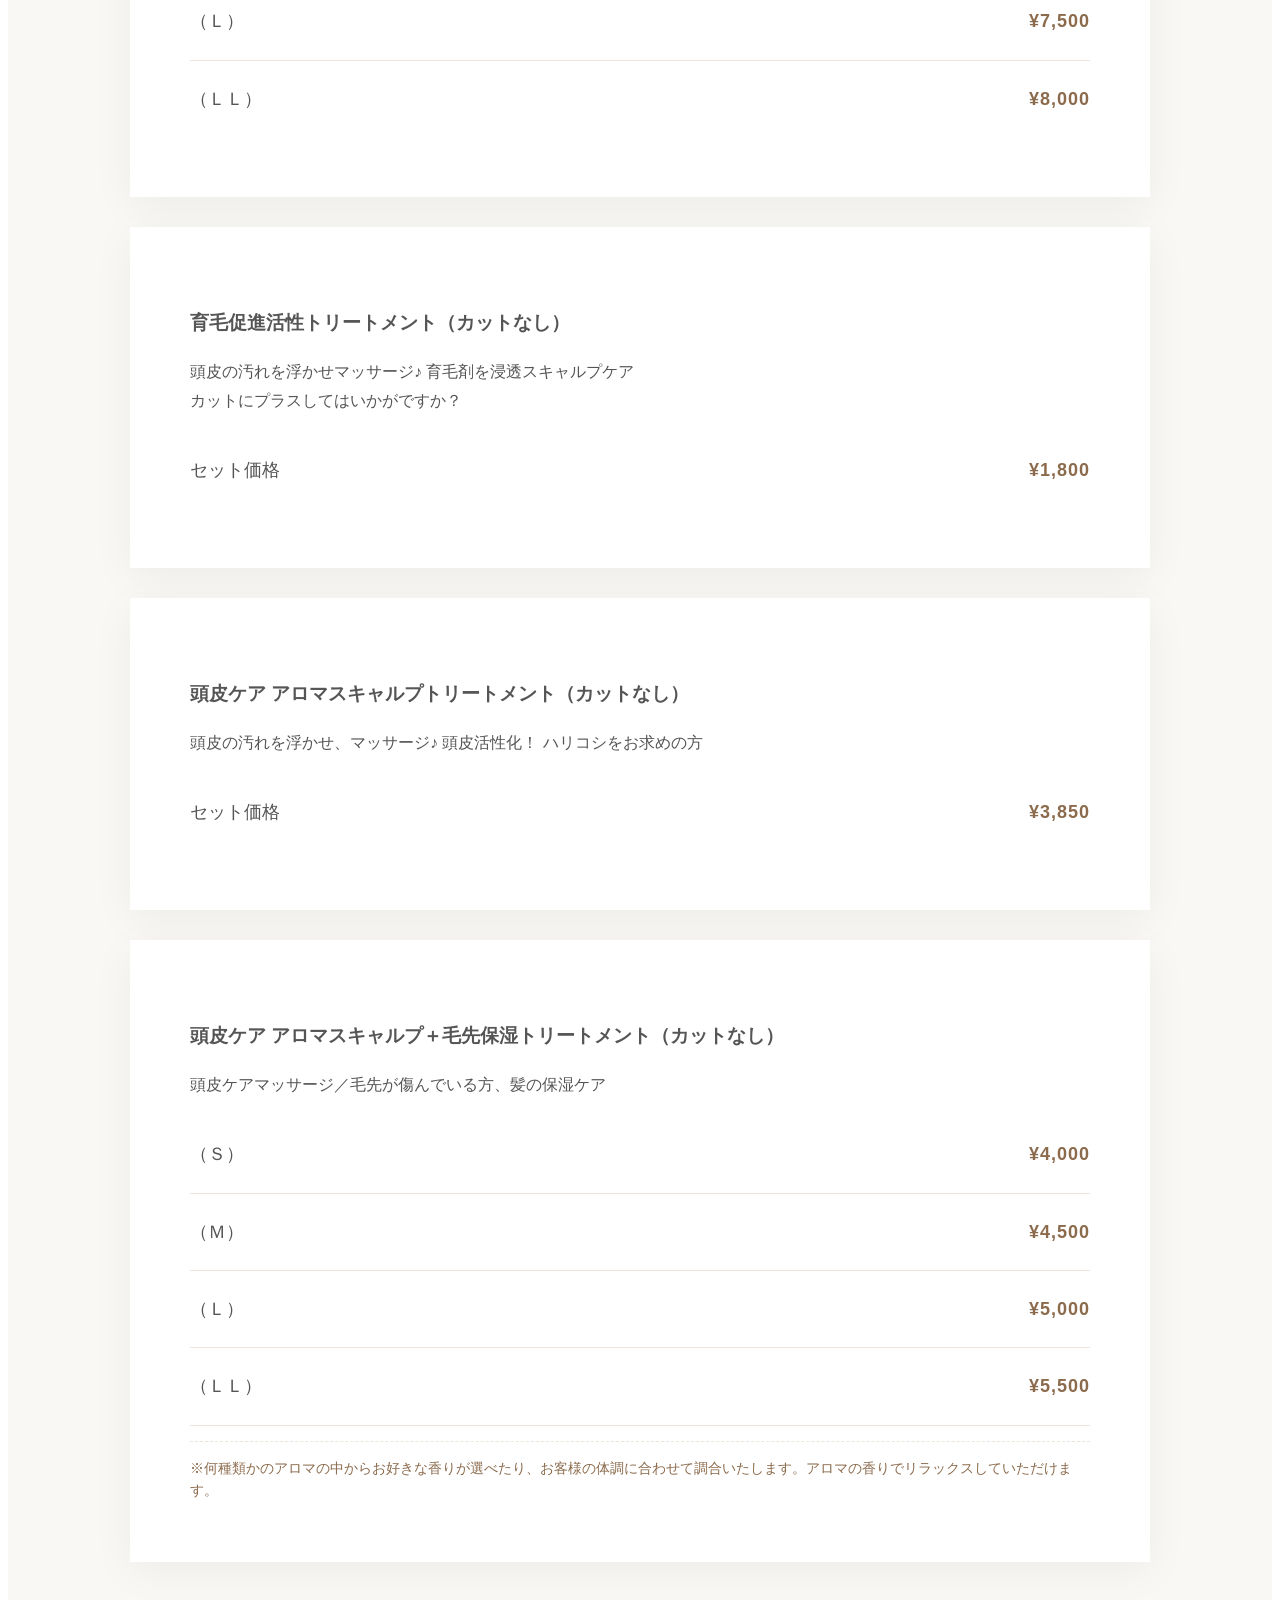
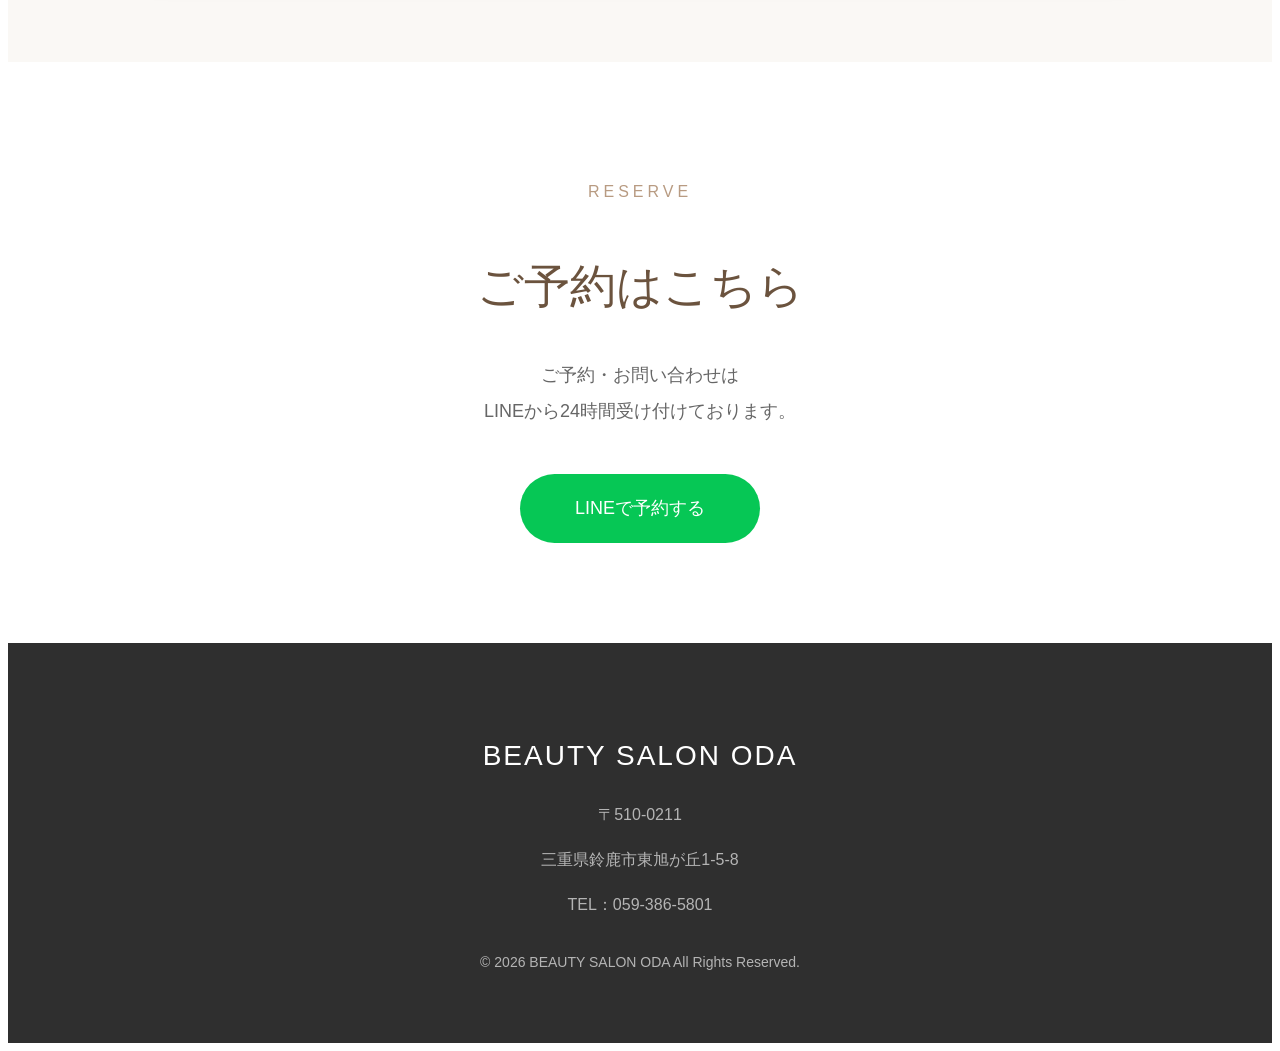
<file: menu/treatments.html>
<!DOCTYPE html>
<html lang="ja">

<head>

    <meta charset="UTF-8">

    <meta name="viewport" content="width=device-width, initial-scale=1.0">

    <meta name="description"
        content="鈴鹿市の美容室BEAUTY SALON ODAのトリートメントメニュー。髪質改善、コートトリートメント、栄養補給、頭皮ケア・アロマスキャルプまで、お悩みに合わせた丁寧なケアをご提供します。">

    <title>トリートメント | BEAUTY SALON ODA</title>

    <link rel="stylesheet" href="menu.css">
    <link rel="icon" href="images/favicon.png" type="image/png">

</head>


<body>


<!-- ===================================
Header
=================================== -->

<header>

    <div class="logo">

        BEAUTY SALON ODA

    </div>


    <nav>

        <ul>

            <li>
                <a href="../index.html">HOME</a>
            </li>

            <li>
                <a href="../index.html#concept">CONCEPT</a>
            </li>        <ul>

            <li>
                <a href="../index.html">HOME</a>
            </li>

            <li>
                <a href="../index.html#concept">CONCEPT</a>
            </li>

            <li>
                <a href="../index.html#menu">MENU</a>
            </li>

            <li>
                <a href="https://maps.app.goo.gl/itdPUgMnaGrqR2Z59" target="_blank" rel="noopener noreferrer">ACCESS</a>
            </li>

            <li>
                <a href="https://lin.ee/UoAYWeLb">LINE予約</a>
            </li>

        </ul>

            <li>
                <a href="../index.html#menu">MENU</a>
            </li>

            <li>
                <a href="../index.html#access">ACCESS</a>
            </li>

            <li>
                <a href="#">LINE予約</a>
            </li>

        </ul>

    </nav>

</header>



<!-- ===================================
Hero
=================================== -->

<section class="page-hero">

    <div class="hero-inner">


        <!-- 画像 -->

        <div class="hero-image">

            <img
                src="images/treatment-concept.png"
                alt="トリートメントのイメージ">

        </div>


        <!-- テキスト -->

        <div class="hero-text">

            <h1>
                TREATMENT
            </h1>

            <h2>
                美しくすこやかな髪へ<br>
                髪と頭皮を癒やす特別ケア
            </h2>

            <p class="hero-description">

                髪のお悩みや状態に合わせて選べる豊富なトリートメント。<br>
                髪のダメージ補修から髪質改善、頭皮の癒ややスキャルプケアまで、<br>
                一人ひとりに合わせた最適なケアをご提案いたします。

            </p>


            <a href="#" class="hero-btn">

                LINEで予約する

            </a>

        </div>


    </div>

</section>



<!-- ===================================
Breadcrumb
=================================== -->

<section class="breadcrumb">

    <div class="container">

        <a href="../index.html">
            HOME
        </a>

        <span>
            ›
        </span>

        <span>
            トリートメント
        </span>

    </div>

</section>



<!-- ===================================
Concept
=================================== -->

<section class="concept">

    <div class="container">


        <p class="section-en">
            Our Philosophy
        </p>


        <h2>
            トリートメントへのこだわり
        </h2>


        <div class="concept-grid">


            <!-- 左：画像 -->

            <div>

                <img
                    src="images/treatment.png"
                    alt="トリートメント施術のイメージ">

            </div>


            <!-- 右：文章 -->

            <div class="concept-text">

                <h3>

                    髪と頭皮のお悩みに寄り添う<br>
                    オーダーメイドケア

                </h3>


                <p>

                    うねり、パサつき、髪の細さ、エイジングによる変化など、<br>
                    お客様一人ひとりの髪の状態をしっかり見極め、<br>
                    必要な栄養と保湿を届けるケアをご提案します。

                </p>


                <p>

                    頭皮のクレンジングやアロママッサージを組み合わせた<br>
                    スキャルプケアメニューもご用意。<br>
                    お好みの香りに包まれながらリラックスしていただけます。

                </p>


                <p>

                    指通りなめらかでツヤのある美髪へ導き、<br>
                    日常のお手入れが楽しくなる髪づくりをお手伝いします。

                </p>

            </div>


        </div>

    </div>

</section>



<!-- ===================================
Price Menu
=================================== -->

<section class="price">

    <div class="container">


        <p class="section-en">
            Price Menu
        </p>


        <h2>
            Treatment Menu
        </h2>


        <!-- コートトリートメント -->

        <div class="price-list">

            <div class="price-item-header">
                <h3>コートトリートメント（カットなし）</h3>
                <p>髪にツヤがなく毛の細い方に</p>
            </div>

            <div class="price-item">
                <span>（Ｓ）</span>
                <span>¥3,500</span>
            </div>

            <div class="price-item">
                <span>（Ｍ）</span>
                <span>¥4,000</span>
            </div>

            <div class="price-item">
                <span>（Ｌ）</span>
                <span>¥4,500</span>
            </div>

            <div class="price-item">
                <span>（ＬＬ）</span>
                <span>¥5,500</span>
            </div>

        </div>


        <!-- 栄養補給トリートメント -->

        <div class="price-list">

            <div class="price-item-header">
                <h3>栄養補給トリートメント（カットなし）</h3>
                <p>うねり、パサつき、カラーで傷んだ髪に</p>
            </div>

            <div class="price-item">
                <span>（Ｓ）</span>
                <span>¥3,500</span>
            </div>

            <div class="price-item">
                <span>（Ｍ）</span>
                <span>¥4,000</span>
            </div>

            <div class="price-item">
                <span>（Ｌ）</span>
                <span>¥4,500</span>
            </div>

            <div class="price-item">
                <span>（ＬＬ）</span>
                <span>¥5,500</span>
            </div>

        </div>


        <!-- ナチュナルトリートメント -->

        <div class="price-list">

            <div class="price-item-header">
                <h3>ナチュナルトリートメント（カットなし）</h3>
                <p>硬い毛、くせ毛の方に。ごわつきを抑え硬い毛がやわらかい仕上がりに。<br>◇しっとり、落ち着きが出るトリートメント◇</p>
            </div>

            <div class="price-item">
                <span>（Ｓ）</span>
                <span>¥3,500</span>
            </div>

            <div class="price-item">
                <span>（Ｍ）</span>
                <span>¥4,000</span>
            </div>

            <div class="price-item">
                <span>（Ｌ）</span>
                <span>¥4,500</span>
            </div>

            <div class="price-item">
                <span>（ＬＬ）</span>
                <span>¥5,500</span>
            </div>

        </div>


        <!-- ケアトリートメント -->

        <div class="price-list">

            <div class="price-item-header">
                <h3>ケアトリートメント（カットなし）</h3>
                <p>40代からのトリートメント</p>
            </div>

            <div class="price-item">
                <span>（Ｓ）</span>
                <span>¥3,500</span>
            </div>

            <div class="price-item">
                <span>（Ｍ）</span>
                <span>¥4,000</span>
            </div>

            <div class="price-item">
                <span>（Ｌ）</span>
                <span>¥4,500</span>
            </div>

            <div class="price-item">
                <span>（ＬＬ）</span>
                <span>¥5,500</span>
            </div>

        </div>


        <!-- 髪質改善トリートメント -->

        <div class="price-list">

            <div class="price-item-header">
                <h3>髪質改善トリートメント（カットなし）</h3>
                <p>数種類のアミノ酸を浸透させ、栄養を与え髪の膨張、癖や広がりを抑えサラサラに</p>
            </div>

            <div class="price-item">
                <span>（Ｓ）</span>
                <span>¥6,500</span>
            </div>

            <div class="price-item">
                <span>（Ｍ）</span>
                <span>¥6,800</span>
            </div>

            <div class="price-item">
                <span>（Ｌ）</span>
                <span>¥7,500</span>
            </div>

            <div class="price-item">
                <span>（ＬＬ）</span>
                <span>¥8,000</span>
            </div>

        </div>


        <!-- 育毛促進活性トリートメント -->

        <div class="price-list">

            <div class="price-item-header">
                <h3>育毛促進活性トリートメント（カットなし）</h3>
                <p>頭皮の汚れを浮かせマッサージ♪ 育毛剤を浸透スキャルプケア<br>カットにプラスしてはいかがですか？</p>
            </div>

            <div class="price-item">
                <span>セット価格</span>
                <span>¥1,800</span>
            </div>

        </div>


        <!-- 頭皮ケア アロマスキャルプトリートメント -->

        <div class="price-list">

            <div class="price-item-header">
                <h3>頭皮ケア アロマスキャルプトリートメント（カットなし）</h3>
                <p>頭皮の汚れを浮かせ、マッサージ♪ 頭皮活性化！ ハリコシをお求めの方</p>
            </div>

            <div class="price-item">
                <span>セット価格</span>
                <span>¥3,850</span>
            </div>

        </div>


        <!-- 頭皮ケア アロマスキャルプ＋毛先保湿トリートメント -->

        <div class="price-list">

            <div class="price-item-header">
                <h3>頭皮ケア アロマスキャルプ＋毛先保湿トリートメント（カットなし）</h3>
                <p>頭皮ケアマッサージ／毛先が傷んでいる方、髪の保湿ケア</p>
            </div>

            <div class="price-item">
                <span>（Ｓ）</span>
                <span>¥4,000</span>
            </div>

            <div class="price-item">
                <span>（Ｍ）</span>
                <span>¥4,500</span>
            </div>

            <div class="price-item">
                <span>（Ｌ）</span>
                <span>¥5,000</span>
            </div>

            <div class="price-item">
                <span>（ＬＬ）</span>
                <span>¥5,500</span>
            </div>

            <div style="margin-top: 15px; padding-top: 15px; border-top: 1px dashed #ece5dc; color: #8c6b4d; font-size: 14px; line-height: 1.6;">
                ※何種類かのアロマの中からお好きな香りが選べたり、お客様の体調に合わせて調合いたします。アロマの香りでリラックスしていただけます。
            </div>

        </div>


    </div>

</section>



<!-- ===================================
Reserve
=================================== -->

<section class="reserve">

    <div class="container">


        <p class="section-en">
            Reserve
        </p>


        <h2>
            ご予約はこちら
        </h2>


        <p class="reserve-text">

            ご予約・お問い合わせは<br>
            LINEから24時間受け付けております。

        </p>


        <a href="https://lin.ee/UoAYWeLb" class="reserve-btn">

            LINEで予約する

        </a>


    </div>

</section>



<!-- ===================================
Footer
=================================== -->

<footer>

    <div class="footer-inner">


        <h3>
            BEAUTY SALON ODA
        </h3>


        <p>
            〒510-0211
        </p>


        <p>
            三重県鈴鹿市東旭が丘1-5-8
        </p>


        <p>
            TEL：059-386-5801
        </p>


        <p class="copyright">

            © 2026 BEAUTY SALON ODA All Rights Reserved.

        </p>


    </div>

</footer>



<!-- ===================================
Header Scroll
=================================== -->

<script>

window.addEventListener("scroll", function(){

    const header = document.querySelector("header");

    if(window.scrollY > 80){

        header.classList.add("scrolled");

    }else{

        header.classList.remove("scrolled");

    }

});

</script>


</body>

</html>
</file>
<file: style.css>
/* ===========================
   Reset
=========================== */

* {
  margin: 0;
  padding: 0;
  box-sizing: border-box;
}

html {
  scroll-behavior: smooth;
}

body {
  font-family: "Yu Gothic", "Hiragino Kaku Gothic ProN", sans-serif;
  color: #444;
  background: #ffffff;
  line-height: 1.8;
}

img {
  max-width: 100%;
  display: block;
}

a {
  text-decoration: none;
}

ul {
  list-style: none;
}

/* ===========================
   Header（PC用）
=========================== */

header {
  position: fixed;
  top: 0;
  left: 50%;
  transform: translateX(-50%);
  width: min(92%, 1300px);
  display: flex;
  justify-content: space-between;
  align-items: center;
  padding: 20px 50px;
  background: transparent;
  transition: background 0.4s ease, box-shadow 0.4s ease, padding 0.4s ease;
  z-index: 999;
}

header.scrolled {
  background: rgba(255, 255, 255, 0.96);
  backdrop-filter: blur(12px);
  -webkit-backdrop-filter: blur(12px);
  box-shadow: 0 5px 20px rgba(0, 0, 0, 0.08);
  padding: 16px 50px;
}

/* ===========================
   Hero
=========================== */

.hero {
  position: relative;
  width: min(92%, 1300px);
  height: 85vh;
  margin: 0 auto;
  overflow: hidden;
}

/* スライドをまとめるコンテナ */
.hero-slider {
  position: absolute;
  top: 0;
  left: 0;
  width: 100%;
  height: 100%;
  z-index: 1;
}

/* 各スライド画像のスタイル（ズーム＆フェード切り替え） */
.hero-slider .slide {
  position: absolute;
  top: 0;
  left: 0;
  width: 100%;
  height: 100%;
  background-size: cover;
  background-position: center;
  opacity: 0;
  transform: scale(1);
  transition: opacity 1.5s ease-in-out;
  transform-origin: center center;
}

.hero-slider .slide.active {
  opacity: 1;
}

.hero-text {
  position: absolute;
  top: 50%;
  left: 8%;
  transform: translateY(-50%);
  max-width: 480px;
  z-index: 2;
}

.hero h1 {
  font-size: 58px;
  line-height: 1.3;
  color: #555;
  font-weight: 300;
  margin-bottom: 30px;
}

.hero p {
  font-size: 20px;
  color: #666;
  margin-bottom: 45px;
}

.btn {
  display: inline-block;
  padding: 16px 42px;
  background: #8c6b4d;
  color: #fff;
  border-radius: 40px;
  transition: 0.3s;
  font-size: 17px;
}

.btn:hover {
  background: #6f543d;
  transform: translateY(-2px);
}

@keyframes heroZoom {
  0% {
    transform: scale(1);
  }
  100% {
    transform: scale(1.15);
  }
}

/* ===========================
   Logo
=========================== */

.logo {
  font-size: 32px;
  font-weight: 700;
  letter-spacing: 4px;
  color: #6b533e;
  transition: 0.3s;
}

header.scrolled .logo {
  font-size: 32px;
  font-weight: 700;
  letter-spacing: 4px;
  color: #6b533e;
  transition: 0.3s;
}

/* ===========================
   Navigation
=========================== */

nav ul {
  display: flex;
  align-items: center;
  gap: 35px;
}

nav a {
  color: #ffffff;
  font-size: 15px;
  transition: 0.3s;
}

nav a:hover {
  opacity: 0.7;
  color: #b68b63;
}

header.scrolled nav a {
  color: #555;
}

/* ===========================
   Section
=========================== */

.container {
  width: 1100px;
  max-width: 90%;
  margin: auto;
  padding: 100px 0;
}

section h2 {
  text-align: center;
  font-size: 42px;
  font-weight: 300;
  margin-bottom: 50px;
  color: #6b533e;
  letter-spacing: 2px;
}

.concept {
  background: #faf8f6;
}

.concept p {
  max-width: 800px;
  margin: auto;
  text-align: center;
  font-size: 19px;
  line-height: 2.2;
}

/* ===========================
   MENU
=========================== */

.menu-grid {
  display: grid;
  grid-template-columns: repeat(3, 1fr);
  gap: 40px;
  max-width: 1000px;
  margin: 60px auto 0;
}

.menu-box {
  background: #fff;
  padding: 35px 25px;
  min-height: 220px;
  border-radius: 16px;
  box-shadow: 0 10px 25px rgba(0, 0, 0, 0.05);
  transition: 0.3s;
}

.menu-box:hover {
  transform: translateY(-8px);
}

.menu-box h3 {
  color: #8c6b4d;
  font-size: 28px;
  margin-bottom: 0px;
}

.menu-box h3 a {
  color: #8c6b4d;
  text-decoration: none;
}

.menu-box h3 a:hover {
  color: #6f543d;
}

.menu-box .sub-title {
  display: block;
  font-size: 24px;
  font-weight: normal;
  color: #8c6b4d;
  margin-top: 0px;
  margin-bottom: 15px;
}

.menu-box p {
  color: #666;
}

/* ===========================
   ACCESS
=========================== */

.access {
  background: #faf8f6;
  text-align: center;
}

.access p {
  margin-bottom: 12px;
}

/* ===========================
   Reserve
=========================== */

.reserve {
  text-align: center;
}

.reserve-btn {
  display: inline-block;
  margin-top: 30px;
  background: #06c755;
  color: #fff;
  padding: 18px 50px;
  border-radius: 50px;
  font-size: 18px;
  transition: 0.3s;
}

.reserve-btn:hover {
  background: #05b24d;
}

/* ===========================
   Footer
=========================== */

footer {
  background: #2f2f2f;
  color: #fff;
}

.footer-inner {
  width: 1100px;
  max-width: 90%;
  margin: auto;
  padding: 60px 0;
  text-align: center;
}

.footer-inner h3 {
  margin-bottom: 20px;
  font-size: 28px;
  letter-spacing: 2px;
}

.footer-inner p {
  opacity: 0.85;
  margin-bottom: 8px;
}

/* ===========================
   Responsive (タブレット向け: 900px以下)
=========================== */

@media (max-width: 900px) {
  header {
    position: relative;
    transform: none;
    left: 0;
    width: 100%;
    padding: 15px 20px;
    flex-direction: column;
    background: rgba(255, 255, 255, 0.95);
  }

  header.scrolled {
    padding: 12px 20px;
    background: rgba(255, 255, 255, 0.95);
  }

  .logo {
    font-size: 26px;
    color: #6b533e;
  }

  nav {
    margin-top: 10px;
    width: 100%;
  }

  nav ul {
    gap: 15px;
    flex-wrap: wrap;
    justify-content: center;
  }

  nav a {
    color: #555;
    font-size: 14px;
  }

  header.scrolled nav a {
    color: #555;
  }

  .hero {
    position: static;
    height: auto;
    min-height: auto;
    margin-top: 0;
    width: 100%;
    display: flex;
    flex-direction: column;
  }

  .hero-slider {
    position: relative;
    width: 100%;
    height: 350px;
  }

  .hero-slider .slide {
    position: absolute;
    width: 100%;
    height: 100%;
  }

  .hero-text {
    position: static;
    transform: none;
    left: auto;
    top: auto;
    padding: 30px 20px 20px;
    text-align: center;
    max-width: 100%;
  }

  .hero h1 {
    font-size: 32px;
    margin-bottom: 20px;
    color: #555;
  }

  .hero p {
    font-size: 16px;
    margin-bottom: 30px;
  }

  .menu-grid {
    grid-template-columns: repeat(2, 1fr);
    gap: 20px;
  }

  .container {
    padding: 60px 0;
  }

  section h2 {
    font-size: 32px;
    margin-bottom: 30px;
  }

  .concept p {
    font-size: 16px;
    padding: 0 10px;
  }
}

/* ===========================
   Responsive (スマートフォン向け: 600px以下)
=========================== */

@media (max-width: 600px) {

  /* --- ヘッダー・ロゴの修正 --- */
  header {
    position: relative;
    transform: none;
    left: 0;
    padding: 15px 10px;
  }

  .logo {
    font-size: 22px;
    line-height: 1.1;
    letter-spacing: 1px;
    word-break: keep-all;
  }

  nav ul {
    gap: 10px 15px;
  }

  nav a {
    font-size: 13px;
  }

  /* --- ヒーローエリア（スライドショー対応版） --- */
  .hero {
    position: static;
    height: auto;
    min-height: auto;
    margin-top: 0;
    display: flex;
    flex-direction: column;
  }

  .hero-slider {
    position: relative;
    width: 100%;
    height: 300px;
  }

  .hero-slider .slide {
    position: absolute;
    width: 100%;
    height: 300px;
    animation: none;
  }

  .hero-text {
    position: static;
    transform: none;
    left: auto;
    top: auto;
    padding: 30px 20px 20px;
    text-align: center;
    max-width: 100%;
  }

  .hero h1 {
    font-size: 24px;
    line-height: 1.4;
    margin-bottom: 15px;
    color: #6b533e;
  }

  .hero p {
    font-size: 14px;
    line-height: 1.6;
    margin-bottom: 25px;
    color: #666;
  }

  /* --- その他のパーツ --- */
  .btn, .reserve-btn {
    padding: 12px 30px;
    font-size: 15px;
  }

  .menu-grid {
    grid-template-columns: 1fr;
  }

  .menu-box {
    padding: 25px 20px;
    min-height: auto;
  }

  .menu-box h3 {
    font-size: 20px;
  }

  .sub-title {
    font-size: 18px !important;
  }

  .footer-inner {
    padding: 40px 15px;
  }

  .footer-inner h3 {
    font-size: 22px;
  }
}
</file>
<file: menu/menu.css>
/* ===================================
Reset
=================================== */

- {
    margin: 0;
    padding: 0;
    box-sizing: border-box;
}

html {
    scroll-behavior: smooth;
}

body {
    font-family:
        "Yu Gothic",
        "Hiragino Kaku Gothic ProN",
        sans-serif;

    color: #555;
    background: #ffffff;
    line-height: 1.8;
}

img {
    display: block;
    width: 100%;
}

a {
    text-decoration: none;
    color: inherit;
}

ul {
    list-style: none;
}


/* ===================================
Container
=================================== */

.container {
    width: 1100px;
    max-width: 90%;
    margin: auto;
    padding: 100px 0;
}


/* ===================================
Header
=================================== */

header {
    position: fixed;
    top: 0;
    left: 50%;
    transform: translateX(-50%);
    width: min(92%, 1300px);

    display: flex;
    justify-content: space-between;
    align-items: center;

    padding: 20px 50px;
    background: transparent;
    transition: .35s;
    z-index: 999;
}

header.scrolled {
    background: rgba(255, 255, 255, .95);
    backdrop-filter: blur(10px);
    -webkit-backdrop-filter: blur(10px);
    box-shadow: 0 5px 20px rgba(0, 0, 0, .08);
    padding: 16px 50px;
}

.logo {
    font-size: 28px;
    font-weight: 700;
    letter-spacing: 4px;
    color: #6b533e;
}

header.scrolled .logo {
    font-size: 32px;
    font-weight: 700;
    letter-spacing: 4px;
    color: #6b533e;
    transition: .3s;
}

nav ul {
    display: flex;
    align-items: center;
    gap: 35px;
}

nav a {
    color: #ffffff;
    font-size: 15px;
    transition: .3s;
}

header.scrolled nav a {
    color: #555;
}

nav a:hover {
    color: #b68b63;
}


/* ===================================
Hero
=================================== */

.page-hero {
    position: relative;
    padding-top: 120px;
    background: #faf8f5;
    width: 100%;
    min-height: 650px;
    overflow: hidden;
}


/* ===================================
Hero Inner
=================================== */

.hero-inner {
    position: relative;
    width: min(92%, 1300px);
    margin: 0 auto;
    min-height: 530px;
    display: flex;
    align-items: center;
    z-index: 2;
    padding-left: 8%;
}

.hero-text {
    position: relative;
    left: 0;
    max-width: 580px;
    z-index: 3;
}

.hero-text h1 {
    font-size: 42px;
    font-weight: 300;
    color: #8c6b4d;
    line-height: 1;
    margin-bottom: 20px;
}

.hero-sub {
    color: #b89b82;
    letter-spacing: 4px;
    margin-bottom: 15px;
}

.hero-text h2 {
    font-size: 28px;
    font-weight: 300;
    margin-bottom: 25px;
    line-height: 1.4;
}

.hero-description {
    font-size: 16px;
    color: #666;
    margin-bottom: 40px;
}

.hero-btn {
    display: inline-block;
    padding: 18px 42px;
    background: #8c6b4d;
    color: #fff;
    border-radius: 50px;
    transition: .3s;
}

.hero-btn:hover {
    background: #6e5847;
}


/* ===================================
Hero Image
=================================== */

.hero-image {
    position: absolute;
    top: 0;
    right: 0;
    width: 65%;
    height: 100%;
    z-index: 1;
}

.hero-image img {
    width: 100%;
    height: 100%;
    object-fit: cover;
    object-position: right center;
}


/* ===================================
Breadcrumb
=================================== */

.breadcrumb {
    padding: 25px 0;
    background: #ffffff;
    border-bottom: 1px solid #ece5dc;
}

.breadcrumb .container {
    padding: 0;
    display: flex;
    gap: 12px;
    font-size: 14px;
    color: #999;
}

.breadcrumb a:hover {
    color: #8c6b4d;
}


/* ===================================
Concept
=================================== */

.concept {
    padding: 0;
}

.section-en {
    text-align: center;
    color: #b89b82;
    letter-spacing: 4px;
    margin-bottom: 10px;
    text-transform: uppercase;
}

.concept h2 {
    text-align: center;
    font-size: 46px;
    font-weight: 300;
    color: #6b533e;
    margin-bottom: 70px;
}

.concept-grid {
    display: grid;
    grid-template-columns: 1fr 1fr;
    gap: 70px;
    align-items: center;
}

.concept-grid img {
    height: 500px;
    object-fit: cover;
}

.concept-text h3 {
    font-size: 32px;
    font-weight: 300;
    color: #6b533e;
    margin-bottom: 30px;
    line-height: 1.5;
}

.concept-text p {
    margin-bottom: 20px;
    color: #666;
    font-size: 17px;
}


/* ===================================
Price Menu
=================================== */

.price {
    background: #faf8f5;
}

.price h2 {
    text-align: center;
    font-size: 46px;
    font-weight: 300;
    color: #6b533e;
    margin-bottom: 70px;
}

.price-list {
    width: min(100%, 900px);
    margin: 0 auto;
    background: #ffffff;
    padding: 60px;
    box-shadow: 0 10px 40px rgba(0, 0, 0, .05);
}

.price-list + .price-list {
    margin-top: 30px;
}

.price-item {
    display: flex;
    justify-content: space-between;
    align-items: center;
    padding: 22px 0;
    border-bottom: 1px solid #ece5dc;
    font-size: 18px;
}

.price-item:last-child {
    border-bottom: none;
}

.price-item span:first-child {
    color: #555;
}

.price-item span:last-child {
    color: #8c6b4d;
    font-weight: bold;
    letter-spacing: 1px;
}


/* ===================================
Cut Course Card Style (3メニュー限定)
=================================== */

.price .container .price-list.cut-course-list,
.price-list.cut-course-list {
    width: 100%;
    max-width: 1020px;
    margin-left: auto;
    margin-right: auto;
    box-sizing: border-box;
    background: #FBF8F1;
    padding: 40px 45px;
    border-radius: 20px;
    display: flex;
    flex-direction: column;
    gap: 18px;
}

.cut-course-list .price-item-header h3 {
    margin: 0 0 4px 0;
    font-size: 20px;
    font-weight: 700;
    color: #2B241E;
}

.cut-course-list .price-item {
    background: #ffffff;
    border: 3px solid #C5B378;
    border-radius: 24px;
    border-bottom: 3px solid #C5B378;
    display: flex;
    justify-content: space-between;
    align-items: center;
    gap: 24px;
    padding: 22px 28px;
    box-sizing: border-box;
}

.cut-course-list .price-item:last-child {
    border-bottom: 3px solid #C5B378;
}

.cut-course-list .price-item:first-of-type {
    border-color: #B84A39;
    border-bottom-color: #B84A39;
}

.cut-course-list .cut-info {
    flex: 1 1 auto;
    min-width: 0;
    width: auto;
    padding-right: 24px;
    border-right: 1.5px solid #4A423B;
    color: #2B241E;
    line-height: 1.5;
}

.cut-course-list .cut-info strong {
    display: block;
    font-size: 20px;
    font-weight: 700;
    color: #2B241E;
    margin-bottom: 6px;
}

.cut-course-list .cut-desc {
    display: block;
    color: #666;
    font-size: 16px;
    line-height: 1.6;
    margin: 0;
    width: 100%;
    max-width: none;
}

.cut-course-list .cut-price-box {
    flex: 0 0 270px;
    width: 270px;
    display: flex;
    flex-direction: column;
    align-items: center;
    justify-content: center;
    gap: 8px;
}

.cut-course-list .cut-price {
    color: #2B241E;
    font-weight: bold;
    font-size: 34px;
    letter-spacing: 1px;
    line-height: 1.1;
    white-space: nowrap;
}

.cut-course-list .cut-note {
    display: inline-block;
    padding: 5px 14px;
    border-radius: 999px;
    font-size: 13px;
    font-weight: bold;
    line-height: 1.4;
    text-align: center;
    white-space: nowrap;
}

.cut-course-list .cut-note.is-none {
    background: #FBE4E1;
    color: #9A3B2E;
}

.cut-course-list .cut-note.is-line,
.cut-course-list .cut-note.is-both {
    background: #E6EBD8;
    color: #3D4535;
}


/* ===================================
Reserve
=================================== */

.reserve {
    text-align: center;
}

.reserve h2 {
    font-size: 46px;
    font-weight: 300;
    color: #6b533e;
    margin-bottom: 30px;
}

.reserve-text {
    font-size: 18px;
    color: #666;
    margin-bottom: 45px;
    line-height: 2;
}

.reserve-btn {
    display: inline-block;
    padding: 18px 55px;
    background: #06C755;
    color: #ffffff;
    border-radius: 50px;
    font-size: 18px;
    transition: .3s;
}

.reserve-btn:hover {
    background: #05b24d;
    transform: translateY(-3px);
}


/* ===================================
Footer
=================================== */

footer {
    background: #2f2f2f;
    color: #ffffff;
}

.footer-inner {
    width: 1100px;
    max-width: 90%;
    margin: auto;
    padding: 60px 0;
    text-align: center;
}

.footer-inner h3 {
    font-size: 28px;
    margin-bottom: 20px;
    font-weight: 300;
    letter-spacing: 2px;
}

.footer-inner p {
    margin-bottom: 8px;
    color: #cccccc;
    opacity: .85;
}

.copyright {
    margin-top: 30px;
    font-size: 14px;
    color: #999999;
}


/* ===================================
Responsive (タブレット向け: 900px以下)
=================================== */

@media (max-width: 900px) {

    header {
        top: 0;
        width: 100%;
        padding: 15px 20px;
        flex-direction: column;
        background: rgba(255, 255, 255, .95);
    }

    header.scrolled {
        padding: 12px 20px;
    }

    .logo {
        font-size: 26px;
    }

    nav {
        margin-top: 15px;
        width: 100%;
    }

    nav ul {
        justify-content: center;
        flex-wrap: wrap;
        gap: 15px;
    }

    nav a {
        color: #555;
        font-size: 14px;
    }

    .page-hero {
        padding-top: 140px;
        min-height: auto;
    }

    .hero-inner {
        flex-direction: column;
        padding-left: 0;
        min-height: auto;
    }

    .hero-image {
        position: relative;
        width: 100%;
        height: 300px;
        margin-bottom: 30px;
    }

    .hero-text {
        max-width: 100%;
        text-align: center;
        padding: 0 20px;
    }

    .hero-text h1 {
        font-size: 60px;
    }

    .hero-text h2 {
        font-size: 28px;
    }

    .container {
        padding: 70px 0;
    }

    .concept-grid {
        grid-template-columns: 1fr;
        gap: 40px;
    }

    .concept-grid img {
        height: 320px;
    }

    .price-list {
        padding: 30px;
    }

    .price-item {
        font-size: 16px;
    }

    .price .container .price-list.cut-course-list,
    .price-list.cut-course-list {
        width: 100%;
        max-width: 900px;
        padding: 28px 24px;
    }

    .cut-course-list .cut-info {
        flex: 1 1 auto;
        min-width: 0;
        width: auto;
    }

    .cut-course-list .cut-price-box {
        flex: 0 0 240px;
        width: 240px;
    }

    .cut-course-list .cut-price {
        font-size: 28px;
    }

    .footer-inner {
        padding: 50px 20px;
    }

    .footer-inner h3 {
        font-family: "Cormorant Garamond", serif;
    }
}


/* ===========================
   Responsive (スマートフォン向け: 600px以下のみ適用)
=========================== */

@media (max-width: 600px) {

  /* --- ヘッダー・ロゴの修正 --- */
  header {
    position: relative;
    transform: none;
    left: 0;
    padding: 15px 10px;
  }

  /* ロゴ：フォントサイズはそのままで行間を詰める */
  .logo {
    font-size: 22px;
    line-height: 1.1;       /* 改行時の上下間隔を狭く */
    letter-spacing: 1px;    /* 横幅に収まりやすくするため文字間を調整 */
    word-break: keep-all;   /* 単語の途中での改行を防止 */
  }

  nav ul {
    gap: 10px 15px;
  }

  nav a {
    font-size: 13px;
  }

  /* --- ヒーローエリア（トップ画像とテキストを縦並びにする） --- */
  .hero {
    position: static;
    height: auto;
    min-height: auto;
    margin-top: 0;
    display: flex;
    flex-direction: column; /* 画像の下にテキストを配置 */
  }

  .hero-image {
    position: static;
    width: 100%;
    height: 250px; /* スマホでの画像の高さ */
    object-fit: cover;
    animation: none; /* スマホではズームアニメーションを停止 */
  }

  .hero-text {
    position: static;
    transform: none;
    left: auto;
    top: auto;
    padding: 30px 20px 20px;
    text-align: center;
    max-width: 100%;
  }

/* --- 個別メニューページのヒーローエリアの空白を解消 --- */
  .page-hero {
    padding-top: 15px;      /* 上部の余白をスッキリさせる */
    min-height: auto;       /* PC用の無駄な高さをリセット */
  }

  .hero-inner {
    min-height: auto;       /* 内側の最小高さをリセット */
    padding-left: 0;        /* 左右の不自然なズレを解消 */
    flex-direction: column;
  }

  .hero-image {
    position: relative;     /* absolute固定を解除して通常の流れに配置 */
    width: 100%;
    height: 260px;          /* スマホでの画像の高さを適切に調整 */
    right: auto;
    top: auto;
  }

  .hero-image img {
    height: 100%;
    object-fit: cover;
  }

 .hero-text h1 {
    font-size: 32px; /* 見た目に応じて 18px〜26px 程度に調整してください */
    line-height: 1.4;
    margin-bottom: 15px;
    color: #8c6b4d;
  }

  .hero-text h2 {
    font-size: 22px;
    line-height: 1.4;
    margin-bottom: 15px;
  }

  .hero-description {
    font-size: 14px;
    line-height: 1.6;
    margin-bottom: 25px;
    color: #666;
  }

  .hero p {
    font-size: 14px;
    line-height: 1.6;
    margin-bottom: 25px;
    color: #666;
  }

  .container h2 {
    font-size: 24px;
    line-height: 1.4;
    margin-bottom: 15px;
  }

  .concept-text h3 {
    font-size: 24px;
    line-height: 1.4;
    margin-bottom: 15px;
  }

  /* --- 価格メニュー（スマホ表示） --- */
  .price .container .price-list.cut-course-list,
  .price-list.cut-course-list {
    width: 100%;
    max-width: 900px;
    padding: 20px 16px;
  }

  .cut-course-list .price-item {
    flex-direction: column;
    align-items: stretch;
    gap: 12px;
    padding: 16px;
  }

  .cut-course-list .cut-info {
    flex: none;
    width: 100%;
    padding-right: 0;
    padding-bottom: 12px;
    border-right: none;
    border-bottom: 1.5px solid #4A423B;
  }

  .cut-course-list .cut-price-box {
    flex: none;
    width: 100%;
  }

  .cut-course-list .cut-price {
    font-size: 26px;
  }

  .cut-course-list .cut-note {
    white-space: normal;
  }

  /* --- その他のパーツ --- */
  .btn, .reserve-btn {
    padding: 12px 30px;
    font-size: 15px;
  }

  .menu-grid {
    grid-template-columns: 1fr;
  }

  .menu-box {
    padding: 25px 20px;
    min-height: auto;
  }

  .menu-box h3 {
    font-size: 20px;
  }

  .footer-inner {
    padding: 40px 15px;
  }

  .footer-inner h3 {
    font-size: 22px;
  }
}
</file>
